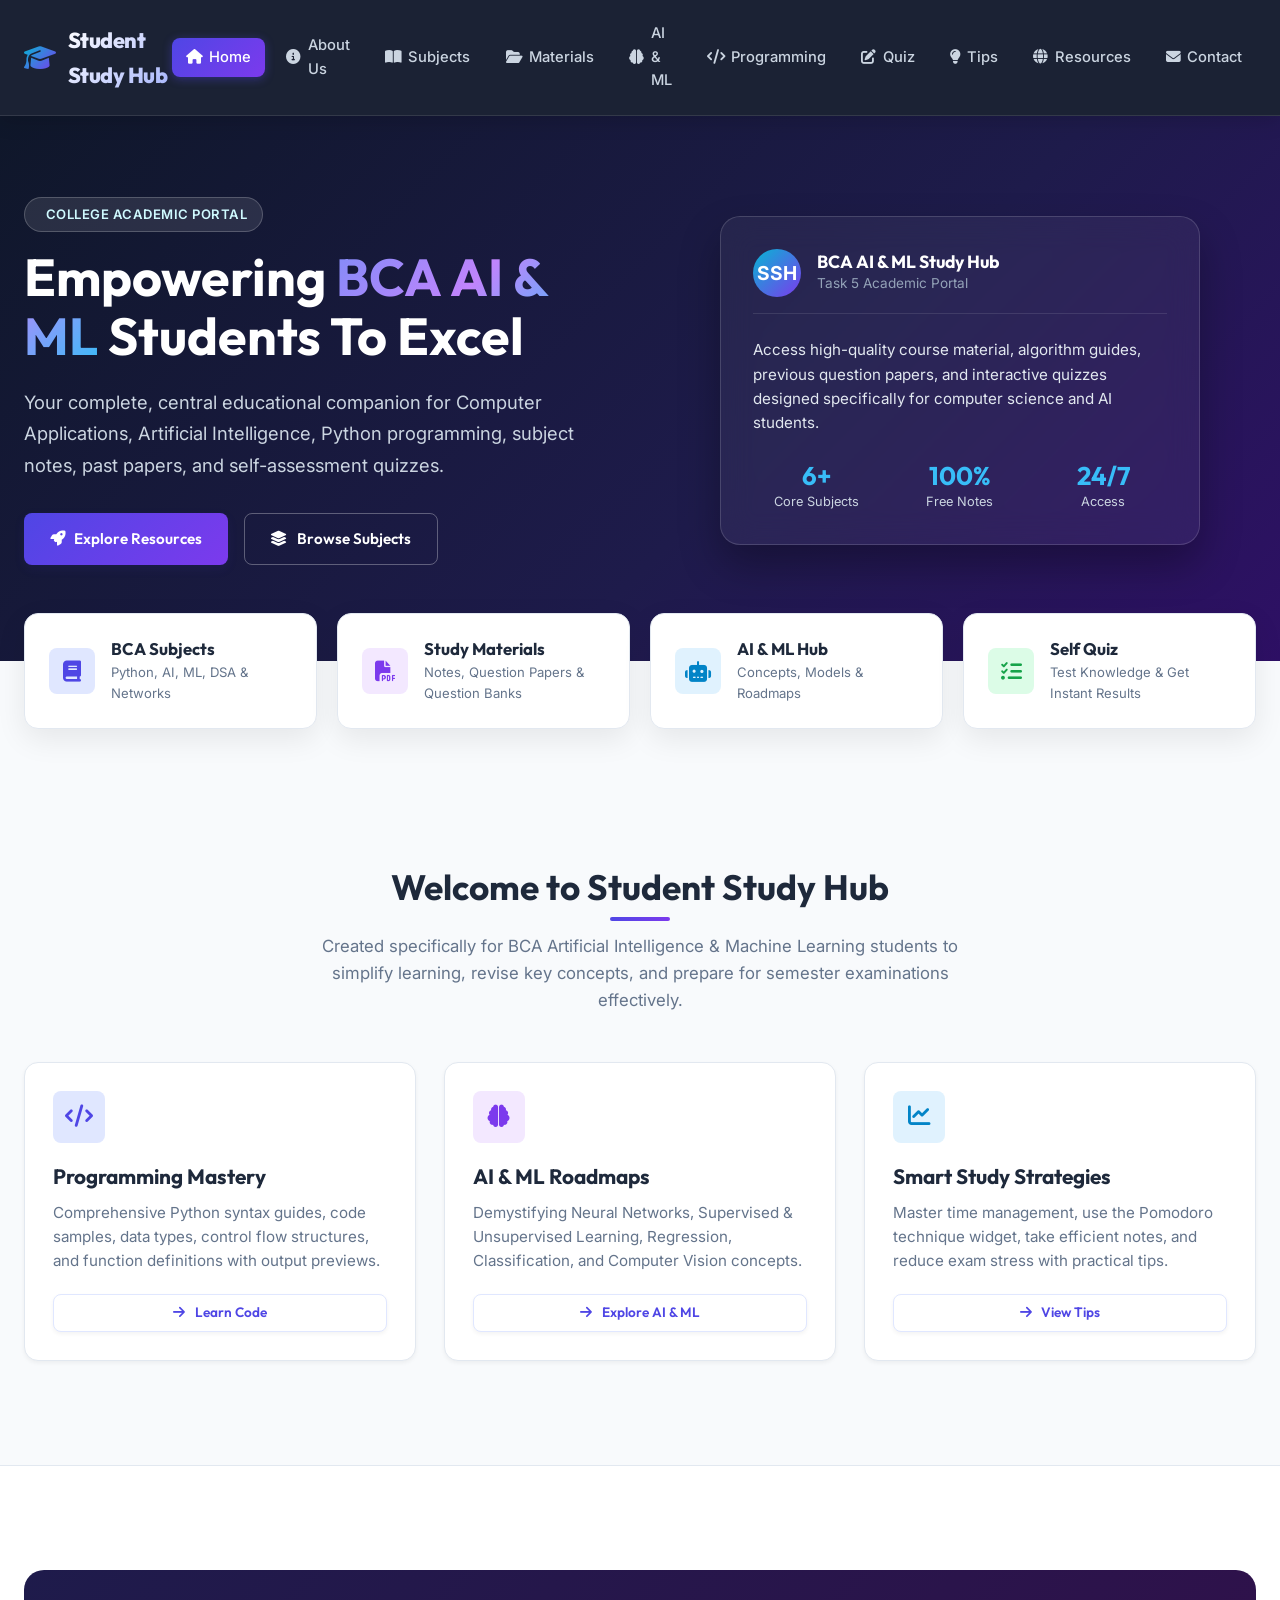
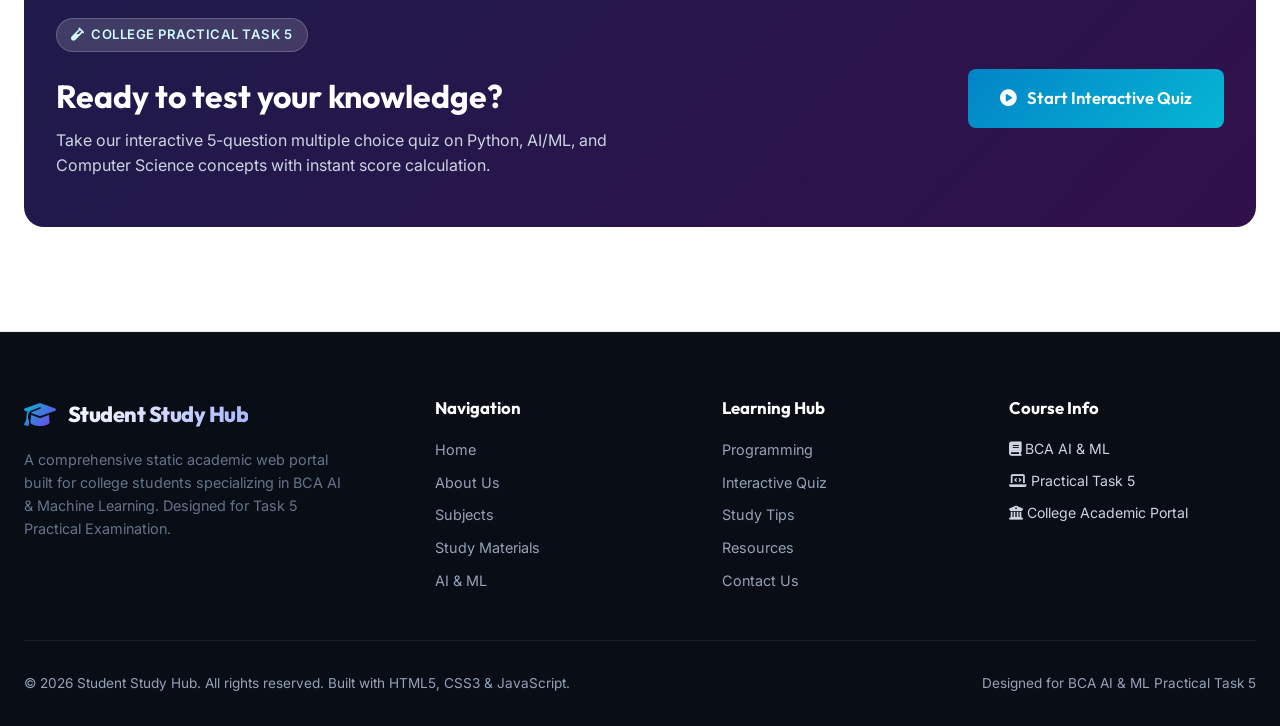
<file: index.html>
<!DOCTYPE html>
<html lang="en">
<head>
  <meta charset="UTF-8">
  <meta name="viewport" content="width=device-width, initial-scale=1.0">
  <title>Student Study Hub | BCA AI & ML Educational Platform</title>
  <!-- Google Fonts -->
  <link rel="preconnect" href="https://fonts.googleapis.com">
  <link rel="preconnect" href="https://fonts.gstatic.com" crossorigin>
  <link href="https://fonts.googleapis.com/css2?family=Inter:wght@300;400;500;600;700&family=Outfit:wght@400;500;600;700;800&display=swap" rel="stylesheet">
  <!-- Font Awesome CDN -->
  <link rel="stylesheet" href="https://cdnjs.cloudflare.com/ajax/libs/font-awesome/6.5.1/css/all.min.css">
  <!-- Custom CSS -->
  <link rel="stylesheet" href="style.css">
</head>
<body>

  <!-- Navigation Bar -->
  <nav class="navbar">
    <div class="nav-container">
      <a href="index.html" class="logo">
        <i class="fa-solid fa-graduation-cap"></i>
        <span>Student Study Hub</span>
      </a>
      <button class="hamburger" aria-label="Toggle navigation">
        <i class="fa-solid fa-bars"></i>
      </button>
      <ul class="nav-menu">
        <li><a href="index.html" class="nav-link"><i class="fa-solid fa-house"></i> Home</a></li>
        <li><a href="about.html" class="nav-link"><i class="fa-solid fa-circle-info"></i> About Us</a></li>
        <li><a href="subjects.html" class="nav-link"><i class="fa-solid fa-book-open"></i> Subjects</a></li>
        <li><a href="study-materials.html" class="nav-link"><i class="fa-solid fa-folder-open"></i> Materials</a></li>
        <li><a href="ai-ml.html" class="nav-link"><i class="fa-solid fa-brain"></i> AI & ML</a></li>
        <li><a href="programming.html" class="nav-link"><i class="fa-solid fa-code"></i> Programming</a></li>
        <li><a href="quiz.html" class="nav-link"><i class="fa-solid fa-pen-to-square"></i> Quiz</a></li>
        <li><a href="study-tips.html" class="nav-link"><i class="fa-solid fa-lightbulb"></i> Tips</a></li>
        <li><a href="resources.html" class="nav-link"><i class="fa-solid fa-globe"></i> Resources</a></li>
        <li><a href="contact.html" class="nav-link"><i class="fa-solid fa-envelope"></i> Contact</a></li>
      </ul>
    </div>
  </nav>

  <!-- Hero Section -->
  <header class="hero">
    <div class="hero-container">
      <div class="hero-text">
        <span class="badge"><i class="fa-solid fa-sparkles"></i> College Academic Portal</span>
        <h1>Empowering <span>BCA AI & ML</span> Students To Excel</h1>
        <p>Your complete, central educational companion for Computer Applications, Artificial Intelligence, Python programming, subject notes, past papers, and self-assessment quizzes.</p>
        <div class="hero-buttons">
          <a href="study-materials.html" class="btn btn-primary"><i class="fa-solid fa-rocket"></i> Explore Resources</a>
          <a href="subjects.html" class="btn btn-outline"><i class="fa-solid fa-layer-group"></i> Browse Subjects</a>
        </div>
      </div>
      <div class="hero-visual">
        <div class="hero-card-preview">
          <div class="hero-card-header">
            <div class="hero-avatar">SSH</div>
            <div class="hero-card-title">
              <h4>BCA AI & ML Study Hub</h4>
              <p>Task 5 Academic Portal</p>
            </div>
          </div>
          <p style="color: #e2e8f0; font-size: 0.95rem; margin-bottom: 1.25rem;">
            Access high-quality course material, algorithm guides, previous question papers, and interactive quizzes designed specifically for computer science and AI students.
          </p>
          <div class="hero-stats-mini">
            <div class="stat-item">
              <h3>6+</h3>
              <p>Core Subjects</p>
            </div>
            <div class="stat-item">
              <h3>100%</h3>
              <p>Free Notes</p>
            </div>
            <div class="stat-item">
              <h3>24/7</h3>
              <p>Access</p>
            </div>
          </div>
        </div>
      </div>
    </div>
  </header>

  <!-- Quick Links Bar -->
  <section class="quick-links-section">
    <div class="container" style="padding-top: 0; padding-bottom: 2rem;">
      <div class="quick-links-grid">
        <a href="subjects.html" class="quick-link-card">
          <div class="quick-link-icon"><i class="fa-solid fa-book"></i></div>
          <div class="quick-link-info">
            <h4>BCA Subjects</h4>
            <p>Python, AI, ML, DSA & Networks</p>
          </div>
        </a>
        <a href="study-materials.html" class="quick-link-card">
          <div class="quick-link-icon" style="background: #f3e8ff; color: var(--secondary);"><i class="fa-solid fa-file-pdf"></i></div>
          <div class="quick-link-info">
            <h4>Study Materials</h4>
            <p>Notes, Question Papers & Question Banks</p>
          </div>
        </a>
        <a href="ai-ml.html" class="quick-link-card">
          <div class="quick-link-icon" style="background: #e0f2fe; color: #0284c7;"><i class="fa-solid fa-robot"></i></div>
          <div class="quick-link-info">
            <h4>AI & ML Hub</h4>
            <p>Concepts, Models & Roadmaps</p>
          </div>
        </a>
        <a href="quiz.html" class="quick-link-card">
          <div class="quick-link-icon" style="background: #dcfce7; color: #16a34a;"><i class="fa-solid fa-list-check"></i></div>
          <div class="quick-link-info">
            <h4>Self Quiz</h4>
            <p>Test Knowledge & Get Instant Results</p>
          </div>
        </a>
      </div>
    </div>
  </section>

  <!-- Main Introduction Section -->
  <main>
    <section class="section">
      <div class="container">
        <div class="section-header">
          <h2>Welcome to Student Study Hub</h2>
          <p>Created specifically for BCA Artificial Intelligence & Machine Learning students to simplify learning, revise key concepts, and prepare for semester examinations effectively.</p>
        </div>

        <div class="grid grid-3">
          <div class="card">
            <div class="card-icon"><i class="fa-solid fa-code"></i></div>
            <h3>Programming Mastery</h3>
            <p>Comprehensive Python syntax guides, code samples, data types, control flow structures, and function definitions with output previews.</p>
            <a href="programming.html" class="btn btn-secondary btn-sm"><i class="fa-solid fa-arrow-right"></i> Learn Code</a>
          </div>

          <div class="card">
            <div class="card-icon purple"><i class="fa-solid fa-brain"></i></div>
            <h3>AI & ML Roadmaps</h3>
            <p>Demystifying Neural Networks, Supervised & Unsupervised Learning, Regression, Classification, and Computer Vision concepts.</p>
            <a href="ai-ml.html" class="btn btn-secondary btn-sm"><i class="fa-solid fa-arrow-right"></i> Explore AI & ML</a>
          </div>

          <div class="card">
            <div class="card-icon cyan"><i class="fa-solid fa-chart-line"></i></div>
            <h3>Smart Study Strategies</h3>
            <p>Master time management, use the Pomodoro technique widget, take efficient notes, and reduce exam stress with practical tips.</p>
            <a href="study-tips.html" class="btn btn-secondary btn-sm"><i class="fa-solid fa-arrow-right"></i> View Tips</a>
          </div>
        </div>
      </div>
    </section>

    <!-- Academic Callout Section -->
    <section class="section" style="background: var(--light-card); border-top: 1px solid var(--border-color); border-bottom: 1px solid var(--border-color);">
      <div class="container">
        <div style="background: linear-gradient(135deg, #1e1b4b, #31104b); border-radius: var(--radius-lg); padding: 3rem 2rem; color: #ffffff; display: flex; justify-content: space-between; align-items: center; gap: 2rem; flex-wrap: wrap;">
          <div style="max-width: 600px;">
            <span class="badge" style="background: rgba(255,255,255,0.15);"><i class="fa-solid fa-vial"></i> College Practical Task 5</span>
            <h2 style="color: #ffffff; font-size: 2rem; margin-top: 0.5rem; margin-bottom: 0.75rem;">Ready to test your knowledge?</h2>
            <p style="color: #cbd5e1; margin-bottom: 0;">Take our interactive 5-question multiple choice quiz on Python, AI/ML, and Computer Science concepts with instant score calculation.</p>
          </div>
          <div>
            <a href="quiz.html" class="btn btn-accent" style="padding: 1rem 2rem; font-size: 1.05rem;"><i class="fa-solid fa-circle-play"></i> Start Interactive Quiz</a>
          </div>
        </div>
      </div>
    </section>
  </main>

  <!-- Footer -->
  <footer class="footer">
    <div class="footer-container">
      <div class="footer-brand">
        <div class="logo">
          <i class="fa-solid fa-graduation-cap"></i>
          <span>Student Study Hub</span>
        </div>
        <p>A comprehensive static academic web portal built for college students specializing in BCA AI & Machine Learning. Designed for Task 5 Practical Examination.</p>
      </div>

      <div class="footer-column">
        <h4>Navigation</h4>
        <div class="footer-links">
          <a href="index.html">Home</a>
          <a href="about.html">About Us</a>
          <a href="subjects.html">Subjects</a>
          <a href="study-materials.html">Study Materials</a>
          <a href="ai-ml.html">AI & ML</a>
        </div>
      </div>

      <div class="footer-column">
        <h4>Learning Hub</h4>
        <div class="footer-links">
          <a href="programming.html">Programming</a>
          <a href="quiz.html">Interactive Quiz</a>
          <a href="study-tips.html">Study Tips</a>
          <a href="resources.html">Resources</a>
          <a href="contact.html">Contact Us</a>
        </div>
      </div>

      <div class="footer-column">
        <h4>Course Info</h4>
        <div class="footer-links">
          <span style="color: #cbd5e1; font-size: 0.88rem;"><i class="fa-solid fa-book"></i> BCA AI & ML</span>
          <span style="color: #cbd5e1; font-size: 0.88rem;"><i class="fa-solid fa-laptop-code"></i> Practical Task 5</span>
          <span style="color: #cbd5e1; font-size: 0.88rem;"><i class="fa-solid fa-building-columns"></i> College Academic Portal</span>
        </div>
      </div>
    </div>

    <div class="footer-bottom">
      <p>&copy; 2026 Student Study Hub. All rights reserved. Built with HTML5, CSS3 & JavaScript.</p>
      <p>Designed for BCA AI & ML Practical Task 5</p>
    </div>
  </footer>

  <script src="script.js"></script>
</body>
</html>
</file>
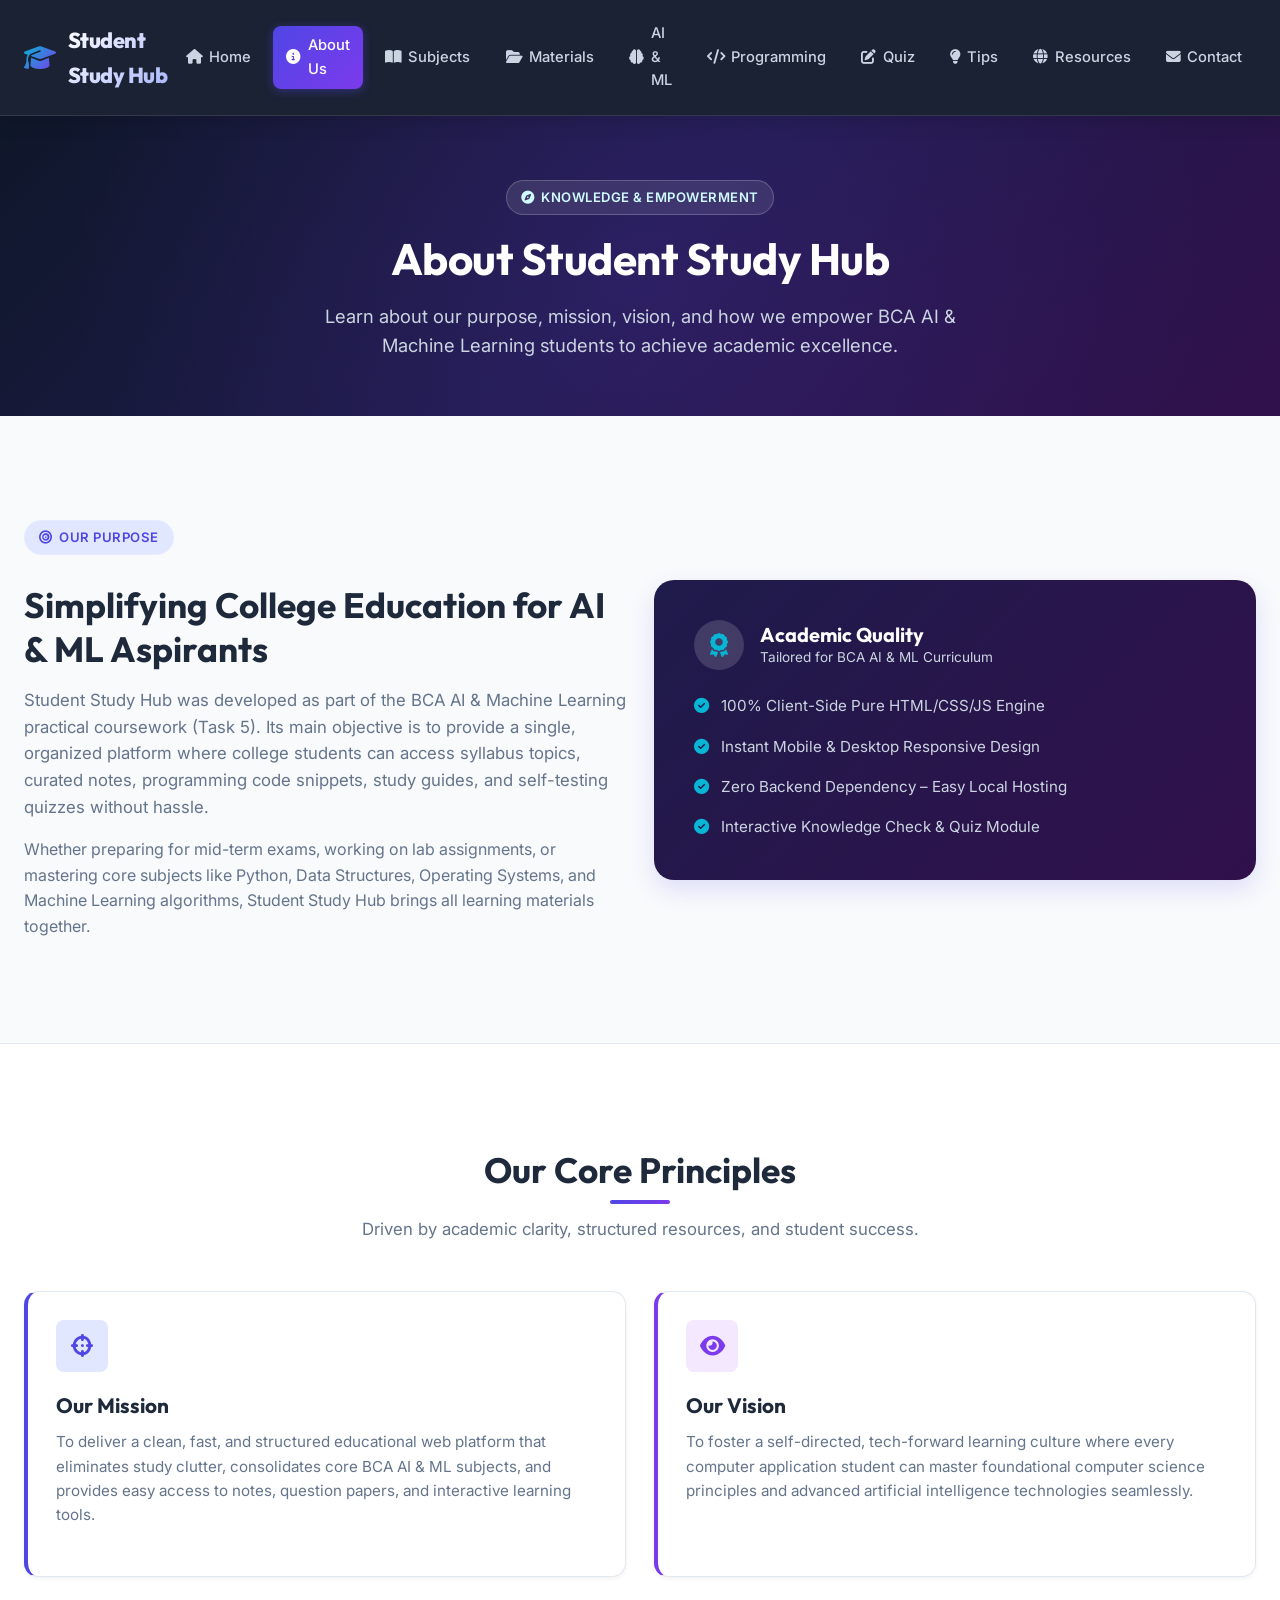
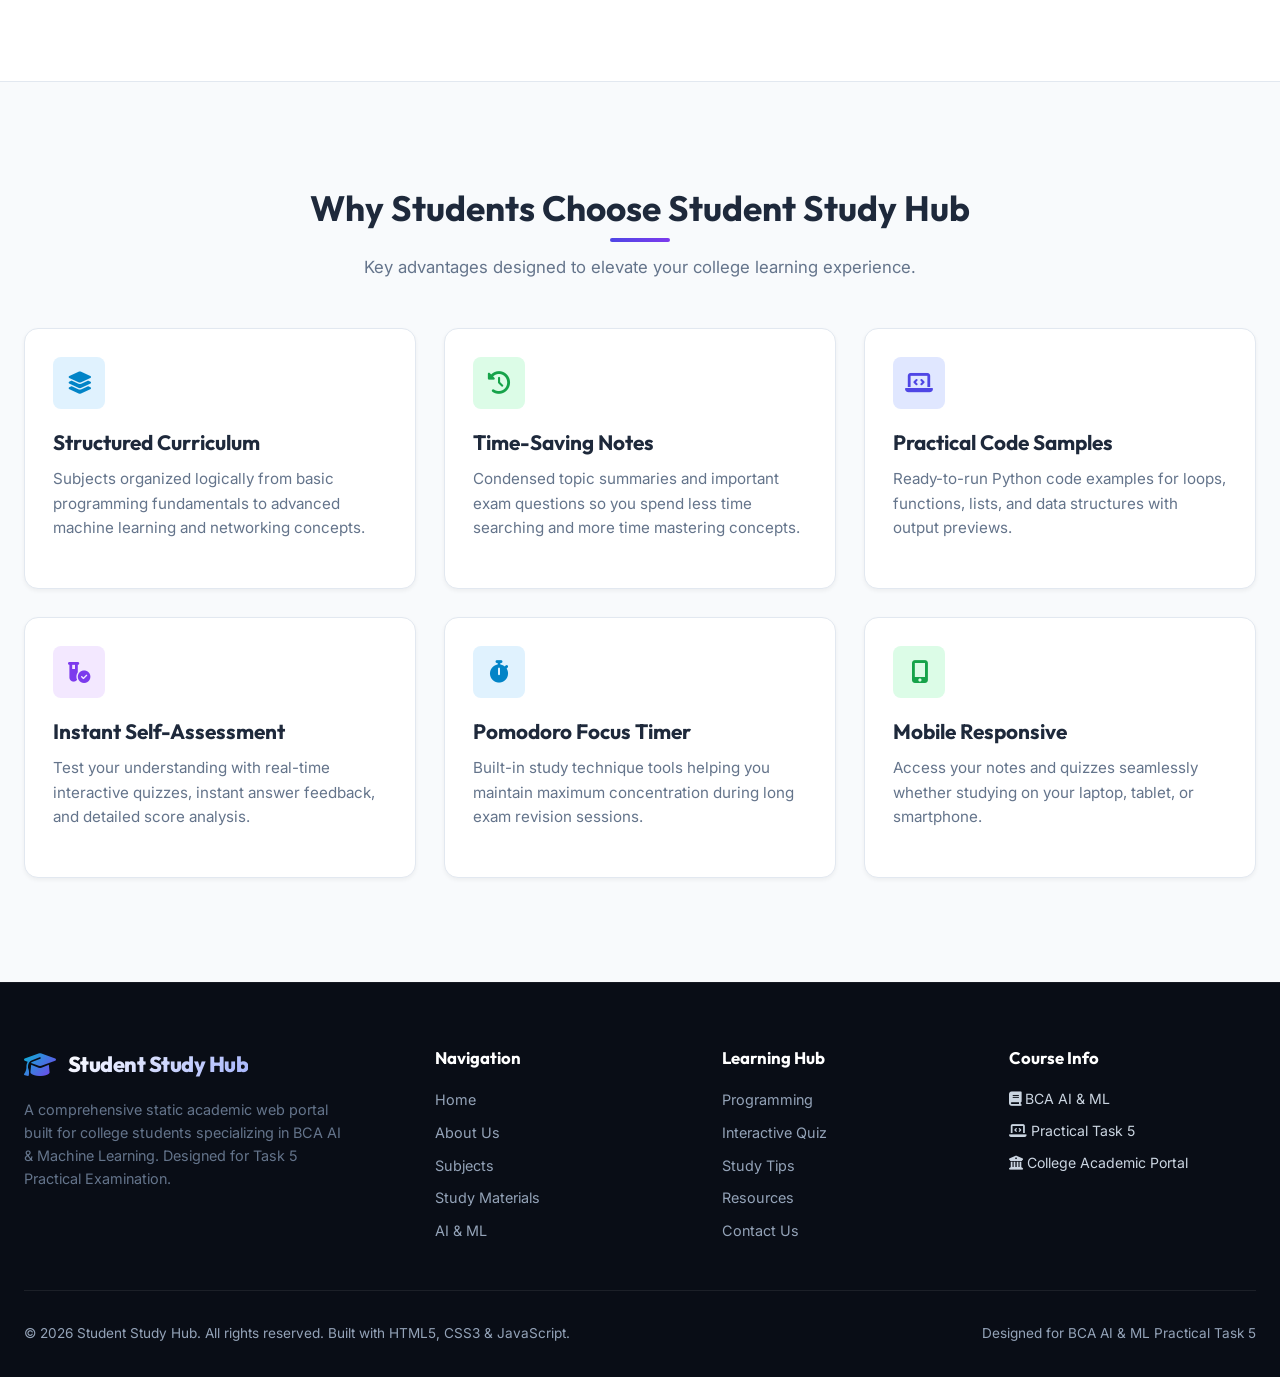
<file: about.html>
<!DOCTYPE html>
<html lang="en">
<head>
  <meta charset="UTF-8">
  <meta name="viewport" content="width=device-width, initial-scale=1.0">
  <title>About Us | Student Study Hub</title>
  <!-- Google Fonts -->
  <link rel="preconnect" href="https://fonts.googleapis.com">
  <link rel="preconnect" href="https://fonts.gstatic.com" crossorigin>
  <link href="https://fonts.googleapis.com/css2?family=Inter:wght@300;400;500;600;700&family=Outfit:wght@400;500;600;700;800&display=swap" rel="stylesheet">
  <!-- Font Awesome CDN -->
  <link rel="stylesheet" href="https://cdnjs.cloudflare.com/ajax/libs/font-awesome/6.5.1/css/all.min.css">
  <!-- Custom CSS -->
  <link rel="stylesheet" href="style.css">
</head>
<body>

  <!-- Navigation Bar -->
  <nav class="navbar">
    <div class="nav-container">
      <a href="index.html" class="logo">
        <i class="fa-solid fa-graduation-cap"></i>
        <span>Student Study Hub</span>
      </a>
      <button class="hamburger" aria-label="Toggle navigation">
        <i class="fa-solid fa-bars"></i>
      </button>
      <ul class="nav-menu">
        <li><a href="index.html" class="nav-link"><i class="fa-solid fa-house"></i> Home</a></li>
        <li><a href="about.html" class="nav-link"><i class="fa-solid fa-circle-info"></i> About Us</a></li>
        <li><a href="subjects.html" class="nav-link"><i class="fa-solid fa-book-open"></i> Subjects</a></li>
        <li><a href="study-materials.html" class="nav-link"><i class="fa-solid fa-folder-open"></i> Materials</a></li>
        <li><a href="ai-ml.html" class="nav-link"><i class="fa-solid fa-brain"></i> AI & ML</a></li>
        <li><a href="programming.html" class="nav-link"><i class="fa-solid fa-code"></i> Programming</a></li>
        <li><a href="quiz.html" class="nav-link"><i class="fa-solid fa-pen-to-square"></i> Quiz</a></li>
        <li><a href="study-tips.html" class="nav-link"><i class="fa-solid fa-lightbulb"></i> Tips</a></li>
        <li><a href="resources.html" class="nav-link"><i class="fa-solid fa-globe"></i> Resources</a></li>
        <li><a href="contact.html" class="nav-link"><i class="fa-solid fa-envelope"></i> Contact</a></li>
      </ul>
    </div>
  </nav>

  <!-- Page Header -->
  <header class="page-header">
    <div class="header-content">
      <span class="badge"><i class="fa-solid fa-compass"></i> Knowledge & Empowerment</span>
      <h1>About Student Study Hub</h1>
      <p>Learn about our purpose, mission, vision, and how we empower BCA AI & Machine Learning students to achieve academic excellence.</p>
    </div>
  </header>

  <!-- Main Content -->
  <main>
    <!-- Purpose Section -->
    <section class="section">
      <div class="container">
        <div class="grid grid-2" style="align-items: center;">
          <div>
            <span class="badge" style="background: var(--primary-light); color: var(--primary);"><i class="fa-solid fa-bullseye"></i> Our Purpose</span>
            <h2 style="font-size: 2.2rem; margin: 0.75rem 0 1rem; color: var(--text-main);">Simplifying College Education for AI & ML Aspirants</h2>
            <p style="color: var(--text-muted); margin-bottom: 1rem; font-size: 1.05rem;">
              Student Study Hub was developed as part of the BCA AI & Machine Learning practical coursework (Task 5). Its main objective is to provide a single, organized platform where college students can access syllabus topics, curated notes, programming code snippets, study guides, and self-testing quizzes without hassle.
            </p>
            <p style="color: var(--text-muted); font-size: 1rem;">
              Whether preparing for mid-term exams, working on lab assignments, or mastering core subjects like Python, Data Structures, Operating Systems, and Machine Learning algorithms, Student Study Hub brings all learning materials together.
            </p>
          </div>
          <div style="background: linear-gradient(135deg, #1e1b4b, #31104b); border-radius: var(--radius-lg); padding: 2.5rem; color: #ffffff; box-shadow: var(--shadow-lg);">
            <div style="display: flex; align-items: center; gap: 1rem; margin-bottom: 1.5rem;">
              <div style="width: 50px; height: 50px; border-radius: 50%; background: rgba(255,255,255,0.15); display: flex; align-items: center; justify-content: center; font-size: 1.5rem; color: var(--accent);">
                <i class="fa-solid fa-award"></i>
              </div>
              <div>
                <h3 style="color: #ffffff; font-size: 1.25rem;">Academic Quality</h3>
                <p style="color: #cbd5e1; font-size: 0.85rem; margin: 0;">Tailored for BCA AI & ML Curriculum</p>
              </div>
            </div>
            <ul style="display: flex; flex-direction: column; gap: 1rem; color: #cbd5e1; font-size: 0.95rem;">
              <li><i class="fa-solid fa-check-circle" style="color: var(--accent); margin-right: 0.5rem;"></i> 100% Client-Side Pure HTML/CSS/JS Engine</li>
              <li><i class="fa-solid fa-check-circle" style="color: var(--accent); margin-right: 0.5rem;"></i> Instant Mobile & Desktop Responsive Design</li>
              <li><i class="fa-solid fa-check-circle" style="color: var(--accent); margin-right: 0.5rem;"></i> Zero Backend Dependency – Easy Local Hosting</li>
              <li><i class="fa-solid fa-check-circle" style="color: var(--accent); margin-right: 0.5rem;"></i> Interactive Knowledge Check & Quiz Module</li>
            </ul>
          </div>
        </div>
      </div>
    </section>

    <!-- Mission & Vision Cards -->
    <section class="section" style="background: var(--light-card); border-top: 1px solid var(--border-color); border-bottom: 1px solid var(--border-color);">
      <div class="container">
        <div class="section-header">
          <h2>Our Core Principles</h2>
          <p>Driven by academic clarity, structured resources, and student success.</p>
        </div>

        <div class="grid grid-2">
          <div class="card" style="border-left: 4px solid var(--primary);">
            <div class="card-icon"><i class="fa-solid fa-crosshairs"></i></div>
            <h3>Our Mission</h3>
            <p>To deliver a clean, fast, and structured educational web platform that eliminates study clutter, consolidates core BCA AI & ML subjects, and provides easy access to notes, question papers, and interactive learning tools.</p>
          </div>

          <div class="card" style="border-left: 4px solid var(--secondary);">
            <div class="card-icon purple"><i class="fa-solid fa-eye"></i></div>
            <h3>Our Vision</h3>
            <p>To foster a self-directed, tech-forward learning culture where every computer application student can master foundational computer science principles and advanced artificial intelligence technologies seamlessly.</p>
          </div>
        </div>
      </div>
    </section>

    <!-- Student Benefits Section -->
    <section class="section">
      <div class="container">
        <div class="section-header">
          <h2>Why Students Choose Student Study Hub</h2>
          <p>Key advantages designed to elevate your college learning experience.</p>
        </div>

        <div class="grid grid-3">
          <div class="card">
            <div class="card-icon cyan"><i class="fa-solid fa-layer-group"></i></div>
            <h3>Structured Curriculum</h3>
            <p>Subjects organized logically from basic programming fundamentals to advanced machine learning and networking concepts.</p>
          </div>

          <div class="card">
            <div class="card-icon green"><i class="fa-solid fa-clock-rotate-left"></i></div>
            <h3>Time-Saving Notes</h3>
            <p>Condensed topic summaries and important exam questions so you spend less time searching and more time mastering concepts.</p>
          </div>

          <div class="card">
            <div class="card-icon"><i class="fa-solid fa-laptop-code"></i></div>
            <h3>Practical Code Samples</h3>
            <p>Ready-to-run Python code examples for loops, functions, lists, and data structures with output previews.</p>
          </div>

          <div class="card">
            <div class="card-icon purple"><i class="fa-solid fa-vial-circle-check"></i></div>
            <h3>Instant Self-Assessment</h3>
            <p>Test your understanding with real-time interactive quizzes, instant answer feedback, and detailed score analysis.</p>
          </div>

          <div class="card">
            <div class="card-icon cyan"><i class="fa-solid fa-stopwatch"></i></div>
            <h3>Pomodoro Focus Timer</h3>
            <p>Built-in study technique tools helping you maintain maximum concentration during long exam revision sessions.</p>
          </div>

          <div class="card">
            <div class="card-icon green"><i class="fa-solid fa-mobile-screen-button"></i></div>
            <h3>Mobile Responsive</h3>
            <p>Access your notes and quizzes seamlessly whether studying on your laptop, tablet, or smartphone.</p>
          </div>
        </div>
      </div>
    </section>
  </main>

  <!-- Footer -->
  <footer class="footer">
    <div class="footer-container">
      <div class="footer-brand">
        <div class="logo">
          <i class="fa-solid fa-graduation-cap"></i>
          <span>Student Study Hub</span>
        </div>
        <p>A comprehensive static academic web portal built for college students specializing in BCA AI & Machine Learning. Designed for Task 5 Practical Examination.</p>
      </div>

      <div class="footer-column">
        <h4>Navigation</h4>
        <div class="footer-links">
          <a href="index.html">Home</a>
          <a href="about.html">About Us</a>
          <a href="subjects.html">Subjects</a>
          <a href="study-materials.html">Study Materials</a>
          <a href="ai-ml.html">AI & ML</a>
        </div>
      </div>

      <div class="footer-column">
        <h4>Learning Hub</h4>
        <div class="footer-links">
          <a href="programming.html">Programming</a>
          <a href="quiz.html">Interactive Quiz</a>
          <a href="study-tips.html">Study Tips</a>
          <a href="resources.html">Resources</a>
          <a href="contact.html">Contact Us</a>
        </div>
      </div>

      <div class="footer-column">
        <h4>Course Info</h4>
        <div class="footer-links">
          <span style="color: #cbd5e1; font-size: 0.88rem;"><i class="fa-solid fa-book"></i> BCA AI & ML</span>
          <span style="color: #cbd5e1; font-size: 0.88rem;"><i class="fa-solid fa-laptop-code"></i> Practical Task 5</span>
          <span style="color: #cbd5e1; font-size: 0.88rem;"><i class="fa-solid fa-building-columns"></i> College Academic Portal</span>
        </div>
      </div>
    </div>

    <div class="footer-bottom">
      <p>&copy; 2026 Student Study Hub. All rights reserved. Built with HTML5, CSS3 & JavaScript.</p>
      <p>Designed for BCA AI & ML Practical Task 5</p>
    </div>
  </footer>

  <script src="script.js"></script>
</body>
</html>
</file>
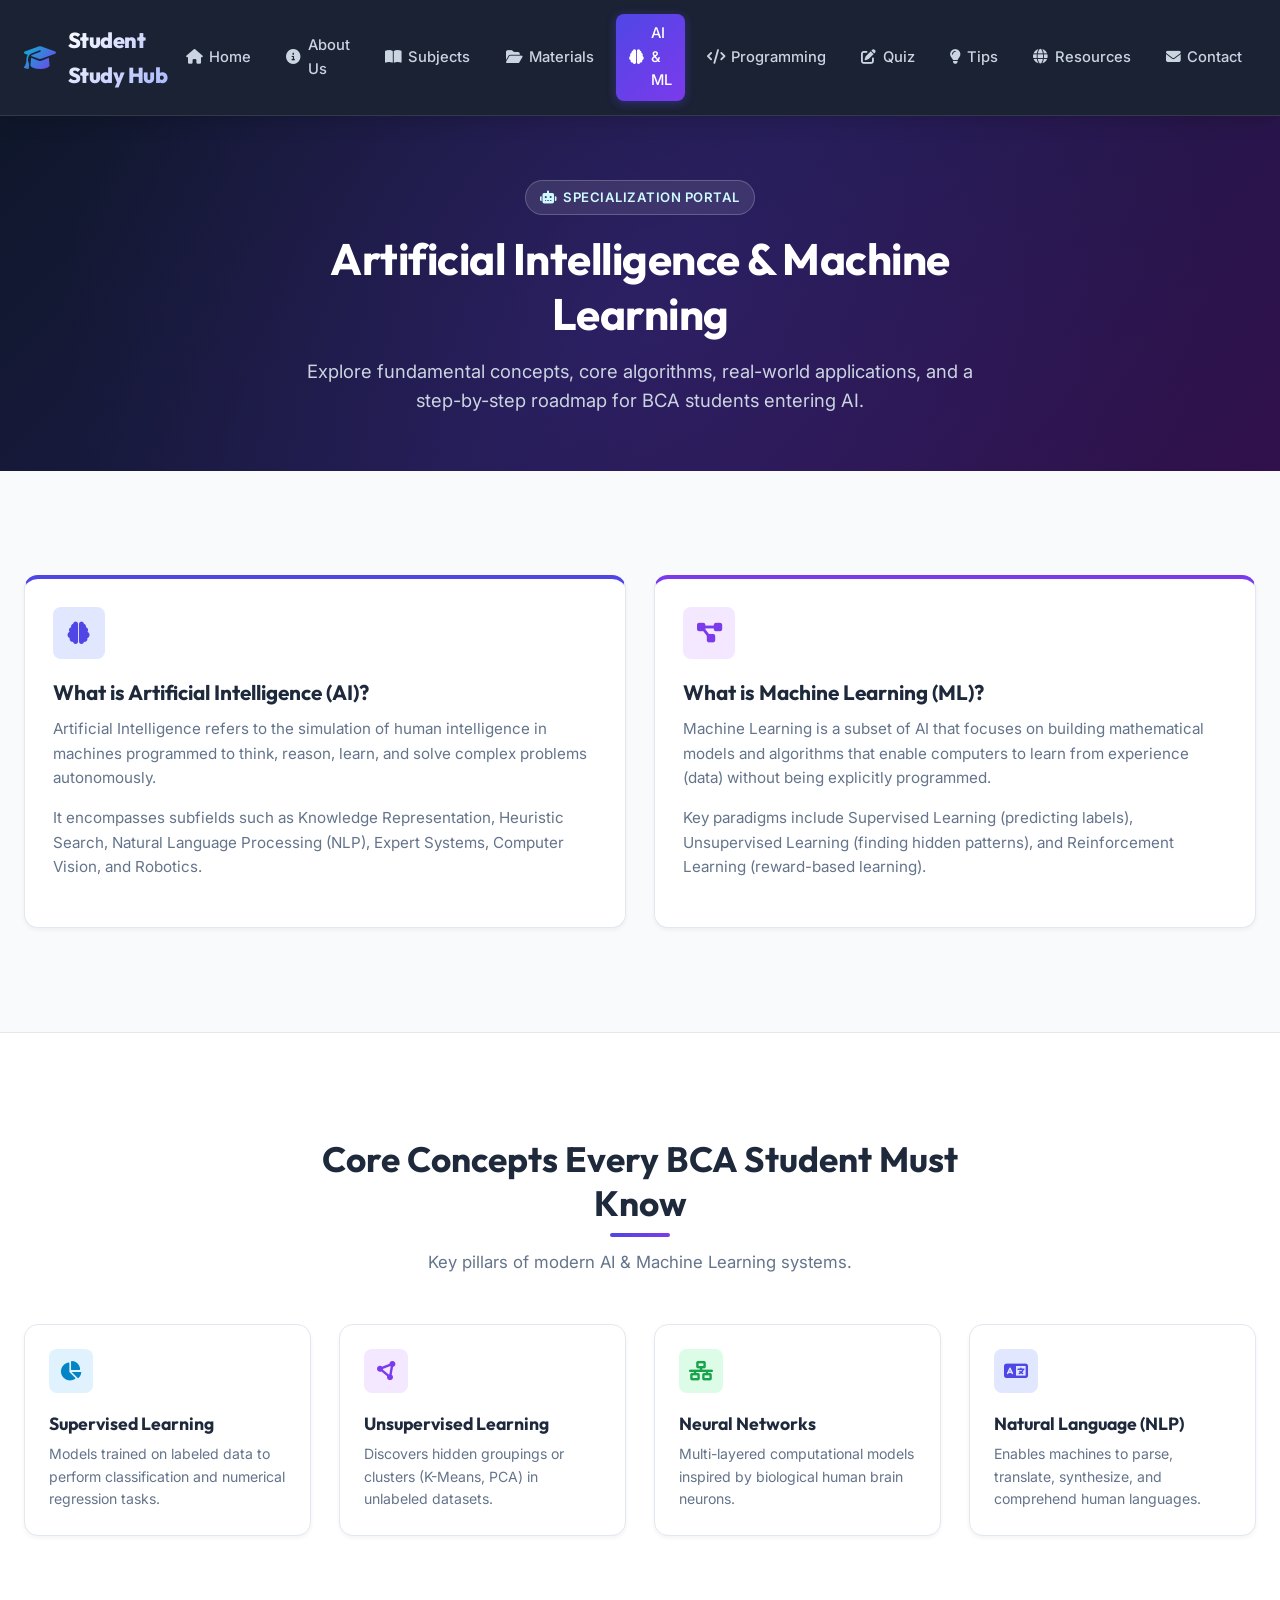
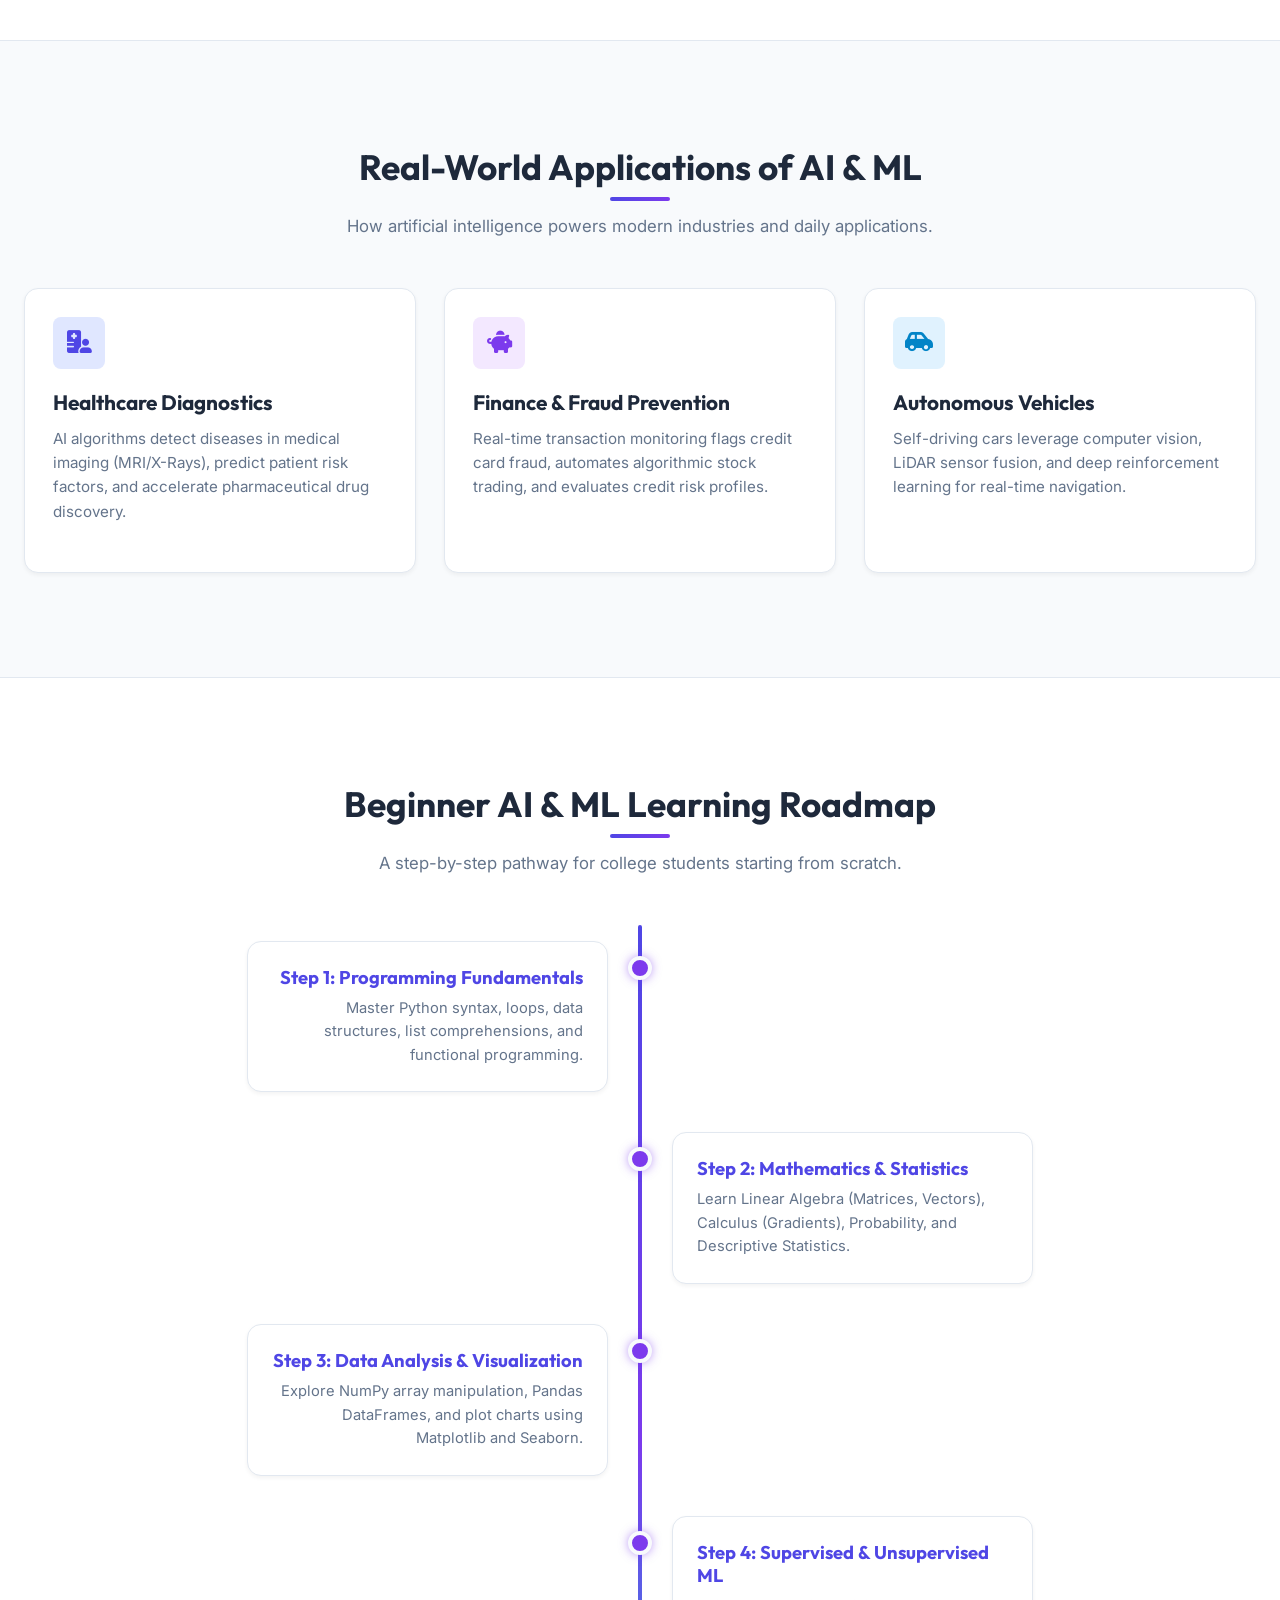
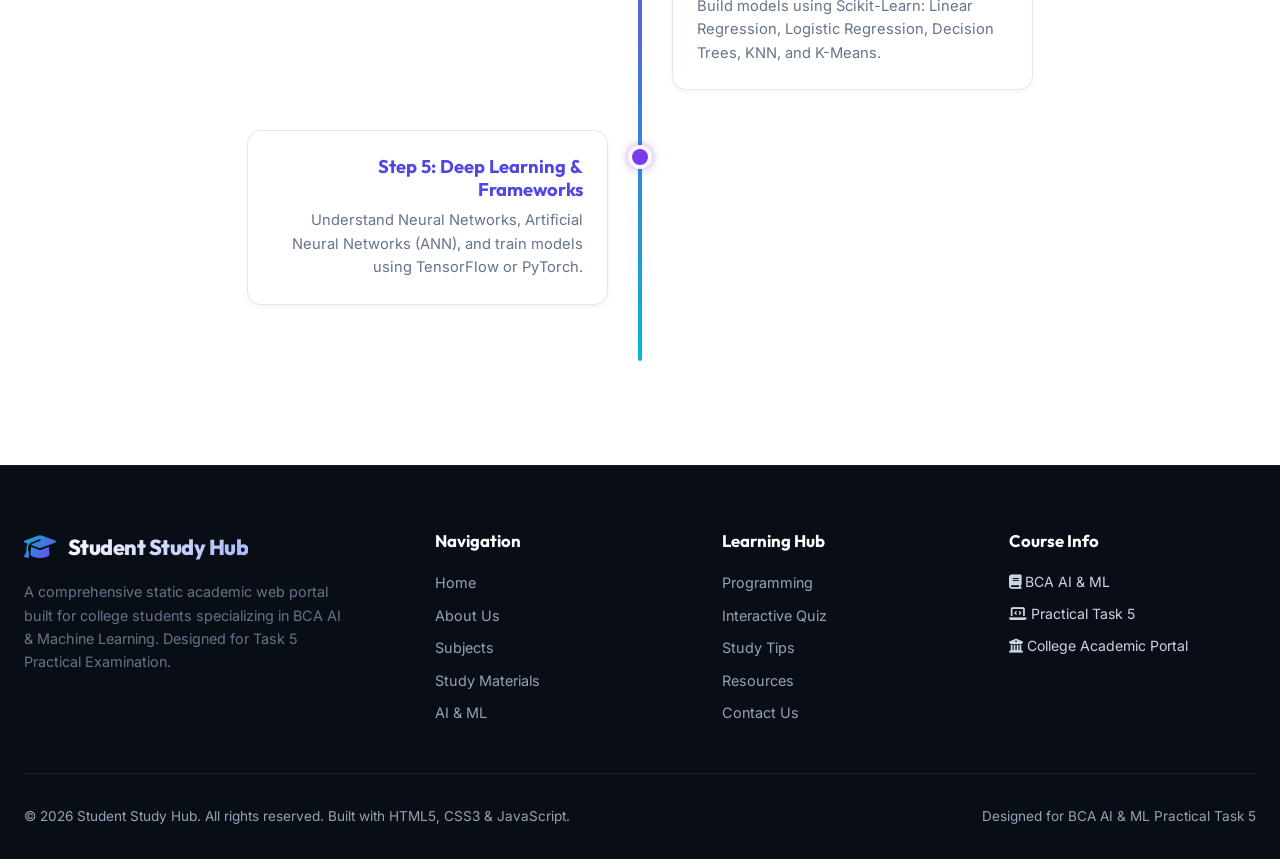
<file: ai-ml.html>
<!DOCTYPE html>
<html lang="en">
<head>
  <meta charset="UTF-8">
  <meta name="viewport" content="width=device-width, initial-scale=1.0">
  <title>AI & ML Hub | Student Study Hub</title>
  <!-- Google Fonts -->
  <link rel="preconnect" href="https://fonts.googleapis.com">
  <link rel="preconnect" href="https://fonts.gstatic.com" crossorigin>
  <link href="https://fonts.googleapis.com/css2?family=Inter:wght@300;400;500;600;700&family=Outfit:wght@400;500;600;700;800&display=swap" rel="stylesheet">
  <!-- Font Awesome CDN -->
  <link rel="stylesheet" href="https://cdnjs.cloudflare.com/ajax/libs/font-awesome/6.5.1/css/all.min.css">
  <!-- Custom CSS -->
  <link rel="stylesheet" href="style.css">
</head>
<body>

  <!-- Navigation Bar -->
  <nav class="navbar">
    <div class="nav-container">
      <a href="index.html" class="logo">
        <i class="fa-solid fa-graduation-cap"></i>
        <span>Student Study Hub</span>
      </a>
      <button class="hamburger" aria-label="Toggle navigation">
        <i class="fa-solid fa-bars"></i>
      </button>
      <ul class="nav-menu">
        <li><a href="index.html" class="nav-link"><i class="fa-solid fa-house"></i> Home</a></li>
        <li><a href="about.html" class="nav-link"><i class="fa-solid fa-circle-info"></i> About Us</a></li>
        <li><a href="subjects.html" class="nav-link"><i class="fa-solid fa-book-open"></i> Subjects</a></li>
        <li><a href="study-materials.html" class="nav-link"><i class="fa-solid fa-folder-open"></i> Materials</a></li>
        <li><a href="ai-ml.html" class="nav-link"><i class="fa-solid fa-brain"></i> AI & ML</a></li>
        <li><a href="programming.html" class="nav-link"><i class="fa-solid fa-code"></i> Programming</a></li>
        <li><a href="quiz.html" class="nav-link"><i class="fa-solid fa-pen-to-square"></i> Quiz</a></li>
        <li><a href="study-tips.html" class="nav-link"><i class="fa-solid fa-lightbulb"></i> Tips</a></li>
        <li><a href="resources.html" class="nav-link"><i class="fa-solid fa-globe"></i> Resources</a></li>
        <li><a href="contact.html" class="nav-link"><i class="fa-solid fa-envelope"></i> Contact</a></li>
      </ul>
    </div>
  </nav>

  <!-- Page Header -->
  <header class="page-header">
    <div class="header-content">
      <span class="badge"><i class="fa-solid fa-robot"></i> Specialization Portal</span>
      <h1>Artificial Intelligence & Machine Learning</h1>
      <p>Explore fundamental concepts, core algorithms, real-world applications, and a step-by-step roadmap for BCA students entering AI.</p>
    </div>
  </header>

  <!-- Main Content -->
  <main>
    <!-- Introduction Section -->
    <section class="section">
      <div class="container">
        <div class="grid grid-2">
          <div class="card" style="border-top: 4px solid var(--primary);">
            <div class="card-icon"><i class="fa-solid fa-brain"></i></div>
            <h3>What is Artificial Intelligence (AI)?</h3>
            <p style="margin-bottom: 1rem;">
              Artificial Intelligence refers to the simulation of human intelligence in machines programmed to think, reason, learn, and solve complex problems autonomously.
            </p>
            <p>
              It encompasses subfields such as Knowledge Representation, Heuristic Search, Natural Language Processing (NLP), Expert Systems, Computer Vision, and Robotics.
            </p>
          </div>

          <div class="card" style="border-top: 4px solid var(--secondary);">
            <div class="card-icon purple"><i class="fa-solid fa-diagram-project"></i></div>
            <h3>What is Machine Learning (ML)?</h3>
            <p style="margin-bottom: 1rem;">
              Machine Learning is a subset of AI that focuses on building mathematical models and algorithms that enable computers to learn from experience (data) without being explicitly programmed.
            </p>
            <p>
              Key paradigms include Supervised Learning (predicting labels), Unsupervised Learning (finding hidden patterns), and Reinforcement Learning (reward-based learning).
            </p>
          </div>
        </div>
      </div>
    </section>

    <!-- Key Concepts Grid -->
    <section class="section" style="background: var(--light-card); border-top: 1px solid var(--border-color); border-bottom: 1px solid var(--border-color);">
      <div class="container">
        <div class="section-header">
          <h2>Core Concepts Every BCA Student Must Know</h2>
          <p>Key pillars of modern AI & Machine Learning systems.</p>
        </div>

        <div class="grid grid-4">
          <div class="card" style="padding: 1.5rem;">
            <div class="card-icon cyan" style="width: 44px; height: 44px; font-size: 1.2rem;"><i class="fa-solid fa-chart-pie"></i></div>
            <h4 style="font-size: 1.1rem; margin-bottom: 0.5rem;">Supervised Learning</h4>
            <p style="font-size: 0.88rem; margin: 0;">Models trained on labeled data to perform classification and numerical regression tasks.</p>
          </div>

          <div class="card" style="padding: 1.5rem;">
            <div class="card-icon purple" style="width: 44px; height: 44px; font-size: 1.2rem;"><i class="fa-solid fa-circle-nodes"></i></div>
            <h4 style="font-size: 1.1rem; margin-bottom: 0.5rem;">Unsupervised Learning</h4>
            <p style="font-size: 0.88rem; margin: 0;">Discovers hidden groupings or clusters (K-Means, PCA) in unlabeled datasets.</p>
          </div>

          <div class="card" style="padding: 1.5rem;">
            <div class="card-icon green" style="width: 44px; height: 44px; font-size: 1.2rem;"><i class="fa-solid fa-network-wired"></i></div>
            <h4 style="font-size: 1.1rem; margin-bottom: 0.5rem;">Neural Networks</h4>
            <p style="font-size: 0.88rem; margin: 0;">Multi-layered computational models inspired by biological human brain neurons.</p>
          </div>

          <div class="card" style="padding: 1.5rem;">
            <div class="card-icon" style="width: 44px; height: 44px; font-size: 1.2rem;"><i class="fa-solid fa-language"></i></div>
            <h4 style="font-size: 1.1rem; margin-bottom: 0.5rem;">Natural Language (NLP)</h4>
            <p style="font-size: 0.88rem; margin: 0;">Enables machines to parse, translate, synthesize, and comprehend human languages.</p>
          </div>
        </div>
      </div>
    </section>

    <!-- Real-World Applications -->
    <section class="section">
      <div class="container">
        <div class="section-header">
          <h2>Real-World Applications of AI & ML</h2>
          <p>How artificial intelligence powers modern industries and daily applications.</p>
        </div>

        <div class="grid grid-3">
          <div class="card">
            <div class="card-icon"><i class="fa-solid fa-hospital-user"></i></div>
            <h3>Healthcare Diagnostics</h3>
            <p>AI algorithms detect diseases in medical imaging (MRI/X-Rays), predict patient risk factors, and accelerate pharmaceutical drug discovery.</p>
          </div>

          <div class="card">
            <div class="card-icon purple"><i class="fa-solid fa-piggy-bank"></i></div>
            <h3>Finance & Fraud Prevention</h3>
            <p>Real-time transaction monitoring flags credit card fraud, automates algorithmic stock trading, and evaluates credit risk profiles.</p>
          </div>

          <div class="card">
            <div class="card-icon cyan"><i class="fa-solid fa-car-side"></i></div>
            <h3>Autonomous Vehicles</h3>
            <p>Self-driving cars leverage computer vision, LiDAR sensor fusion, and deep reinforcement learning for real-time navigation.</p>
          </div>
        </div>
      </div>
    </section>

    <!-- Beginner Learning Roadmap Timeline -->
    <section class="section" style="background: var(--light-card); border-top: 1px solid var(--border-color);">
      <div class="container">
        <div class="section-header">
          <h2>Beginner AI & ML Learning Roadmap</h2>
          <p>A step-by-step pathway for college students starting from scratch.</p>
        </div>

        <div class="timeline">
          
          <div class="timeline-item">
            <div class="timeline-dot"></div>
            <div class="timeline-content">
              <h4>Step 1: Programming Fundamentals</h4>
              <p style="font-size: 0.92rem; color: var(--text-muted);">Master Python syntax, loops, data structures, list comprehensions, and functional programming.</p>
            </div>
          </div>

          <div class="timeline-item">
            <div class="timeline-dot"></div>
            <div class="timeline-content">
              <h4>Step 2: Mathematics & Statistics</h4>
              <p style="font-size: 0.92rem; color: var(--text-muted);">Learn Linear Algebra (Matrices, Vectors), Calculus (Gradients), Probability, and Descriptive Statistics.</p>
            </div>
          </div>

          <div class="timeline-item">
            <div class="timeline-dot"></div>
            <div class="timeline-content">
              <h4>Step 3: Data Analysis & Visualization</h4>
              <p style="font-size: 0.92rem; color: var(--text-muted);">Explore NumPy array manipulation, Pandas DataFrames, and plot charts using Matplotlib and Seaborn.</p>
            </div>
          </div>

          <div class="timeline-item">
            <div class="timeline-dot"></div>
            <div class="timeline-content">
              <h4>Step 4: Supervised & Unsupervised ML</h4>
              <p style="font-size: 0.92rem; color: var(--text-muted);">Build models using Scikit-Learn: Linear Regression, Logistic Regression, Decision Trees, KNN, and K-Means.</p>
            </div>
          </div>

          <div class="timeline-item">
            <div class="timeline-dot"></div>
            <div class="timeline-content">
              <h4>Step 5: Deep Learning & Frameworks</h4>
              <p style="font-size: 0.92rem; color: var(--text-muted);">Understand Neural Networks, Artificial Neural Networks (ANN), and train models using TensorFlow or PyTorch.</p>
            </div>
          </div>

        </div>
      </div>
    </section>
  </main>

  <!-- Footer -->
  <footer class="footer">
    <div class="footer-container">
      <div class="footer-brand">
        <div class="logo">
          <i class="fa-solid fa-graduation-cap"></i>
          <span>Student Study Hub</span>
        </div>
        <p>A comprehensive static academic web portal built for college students specializing in BCA AI & Machine Learning. Designed for Task 5 Practical Examination.</p>
      </div>

      <div class="footer-column">
        <h4>Navigation</h4>
        <div class="footer-links">
          <a href="index.html">Home</a>
          <a href="about.html">About Us</a>
          <a href="subjects.html">Subjects</a>
          <a href="study-materials.html">Study Materials</a>
          <a href="ai-ml.html">AI & ML</a>
        </div>
      </div>

      <div class="footer-column">
        <h4>Learning Hub</h4>
        <div class="footer-links">
          <a href="programming.html">Programming</a>
          <a href="quiz.html">Interactive Quiz</a>
          <a href="study-tips.html">Study Tips</a>
          <a href="resources.html">Resources</a>
          <a href="contact.html">Contact Us</a>
        </div>
      </div>

      <div class="footer-column">
        <h4>Course Info</h4>
        <div class="footer-links">
          <span style="color: #cbd5e1; font-size: 0.88rem;"><i class="fa-solid fa-book"></i> BCA AI & ML</span>
          <span style="color: #cbd5e1; font-size: 0.88rem;"><i class="fa-solid fa-laptop-code"></i> Practical Task 5</span>
          <span style="color: #cbd5e1; font-size: 0.88rem;"><i class="fa-solid fa-building-columns"></i> College Academic Portal</span>
        </div>
      </div>
    </div>

    <div class="footer-bottom">
      <p>&copy; 2026 Student Study Hub. All rights reserved. Built with HTML5, CSS3 & JavaScript.</p>
      <p>Designed for BCA AI & ML Practical Task 5</p>
    </div>
  </footer>

  <script src="script.js"></script>
</body>
</html>
</file>
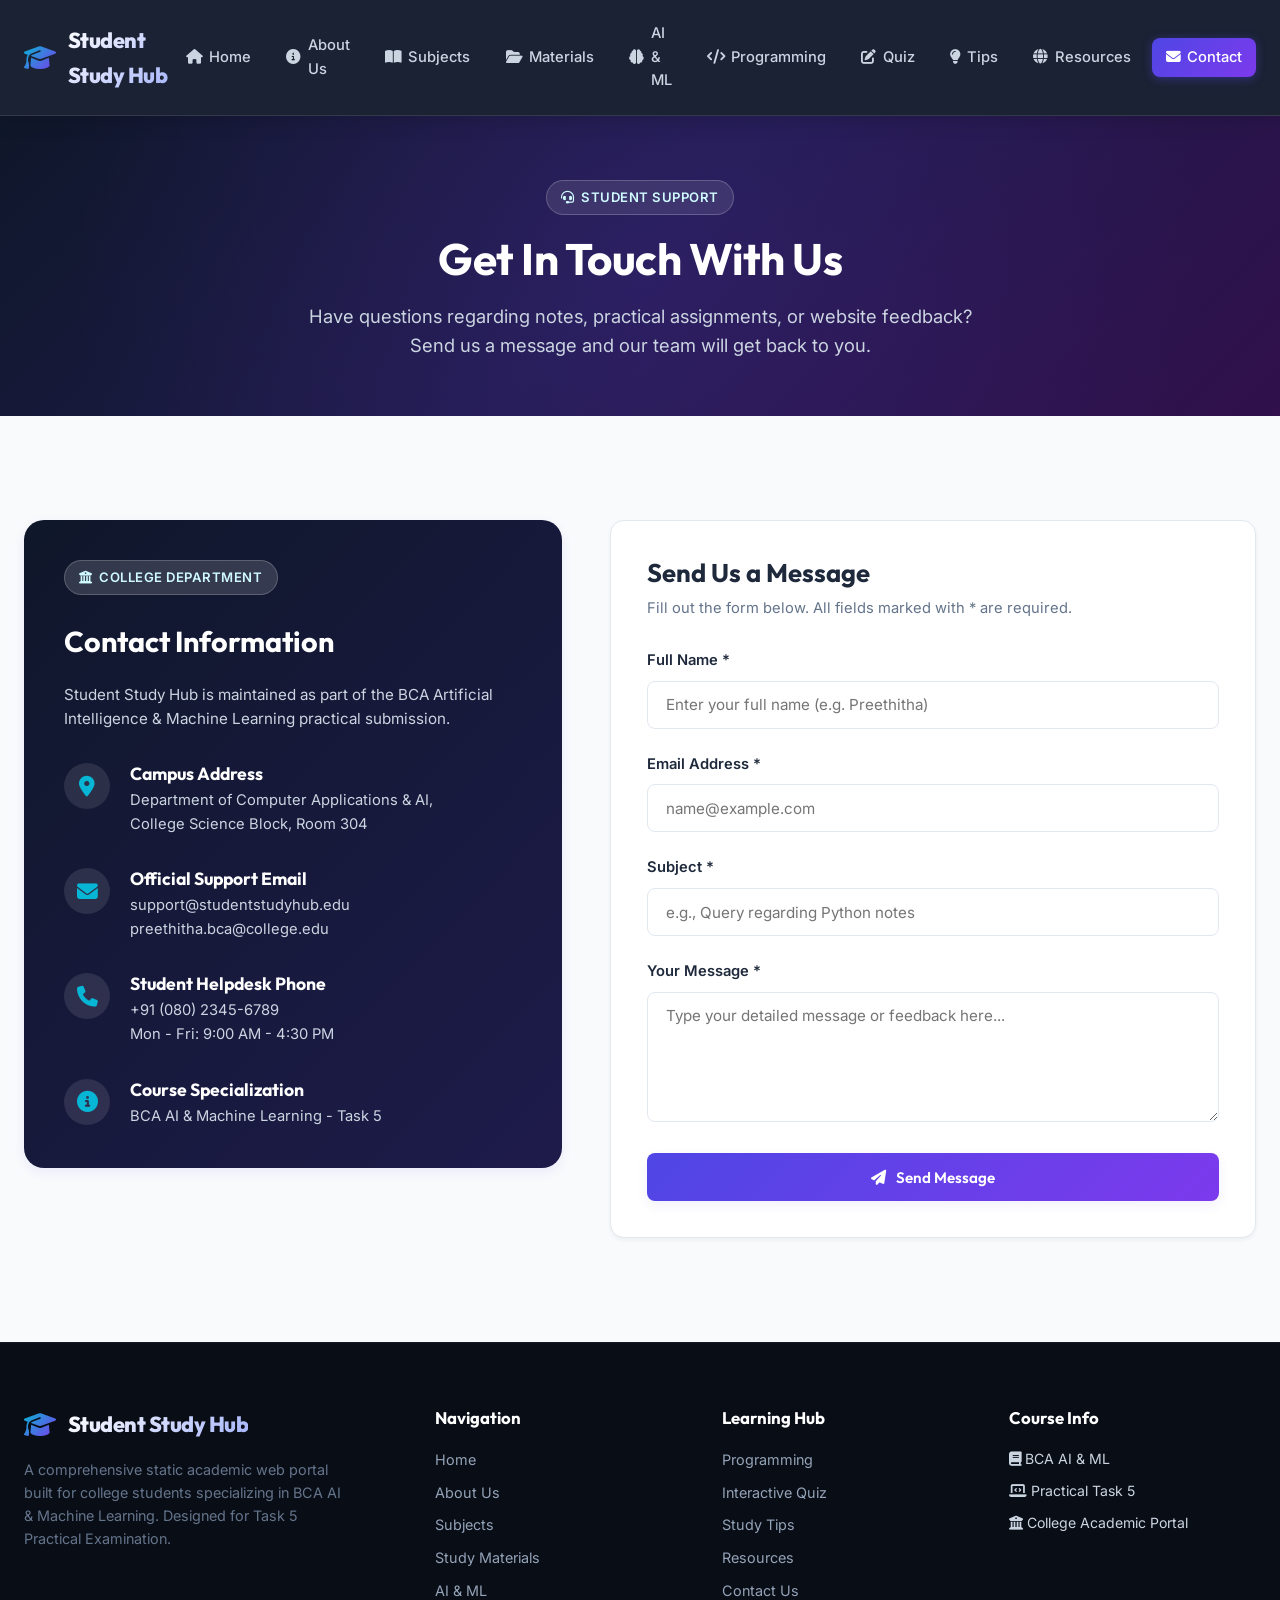
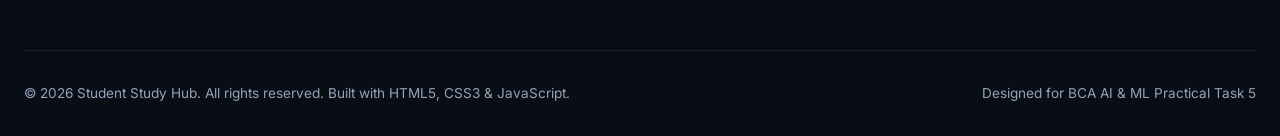
<file: contact.html>
<!DOCTYPE html>
<html lang="en">
<head>
  <meta charset="UTF-8">
  <meta name="viewport" content="width=device-width, initial-scale=1.0">
  <title>Contact Us | Student Study Hub</title>
  <!-- Google Fonts -->
  <link rel="preconnect" href="https://fonts.googleapis.com">
  <link rel="preconnect" href="https://fonts.gstatic.com" crossorigin>
  <link href="https://fonts.googleapis.com/css2?family=Inter:wght@300;400;500;600;700&family=Outfit:wght@400;500;600;700;800&display=swap" rel="stylesheet">
  <!-- Font Awesome CDN -->
  <link rel="stylesheet" href="https://cdnjs.cloudflare.com/ajax/libs/font-awesome/6.5.1/css/all.min.css">
  <!-- Custom CSS -->
  <link rel="stylesheet" href="style.css">
</head>
<body>

  <!-- Navigation Bar -->
  <nav class="navbar">
    <div class="nav-container">
      <a href="index.html" class="logo">
        <i class="fa-solid fa-graduation-cap"></i>
        <span>Student Study Hub</span>
      </a>
      <button class="hamburger" aria-label="Toggle navigation">
        <i class="fa-solid fa-bars"></i>
      </button>
      <ul class="nav-menu">
        <li><a href="index.html" class="nav-link"><i class="fa-solid fa-house"></i> Home</a></li>
        <li><a href="about.html" class="nav-link"><i class="fa-solid fa-circle-info"></i> About Us</a></li>
        <li><a href="subjects.html" class="nav-link"><i class="fa-solid fa-book-open"></i> Subjects</a></li>
        <li><a href="study-materials.html" class="nav-link"><i class="fa-solid fa-folder-open"></i> Materials</a></li>
        <li><a href="ai-ml.html" class="nav-link"><i class="fa-solid fa-brain"></i> AI & ML</a></li>
        <li><a href="programming.html" class="nav-link"><i class="fa-solid fa-code"></i> Programming</a></li>
        <li><a href="quiz.html" class="nav-link"><i class="fa-solid fa-pen-to-square"></i> Quiz</a></li>
        <li><a href="study-tips.html" class="nav-link"><i class="fa-solid fa-lightbulb"></i> Tips</a></li>
        <li><a href="resources.html" class="nav-link"><i class="fa-solid fa-globe"></i> Resources</a></li>
        <li><a href="contact.html" class="nav-link"><i class="fa-solid fa-envelope"></i> Contact</a></li>
      </ul>
    </div>
  </nav>

  <!-- Page Header -->
  <header class="page-header">
    <div class="header-content">
      <span class="badge"><i class="fa-solid fa-headset"></i> Student Support</span>
      <h1>Get In Touch With Us</h1>
      <p>Have questions regarding notes, practical assignments, or website feedback? Send us a message and our team will get back to you.</p>
    </div>
  </header>

  <!-- Main Content -->
  <main>
    <section class="section">
      <div class="container">
        
        <div class="contact-grid">
          
          <!-- Left: Contact Details Card -->
          <div class="contact-info-card">
            <span class="badge" style="background: rgba(255,255,255,0.15);"><i class="fa-solid fa-building-columns"></i> College Department</span>
            <h2 style="color: #ffffff; font-size: 1.8rem; margin: 0.75rem 0 1.5rem;">Contact Information</h2>
            <p style="color: #cbd5e1; font-size: 0.95rem; margin-bottom: 2rem;">
              Student Study Hub is maintained as part of the BCA Artificial Intelligence & Machine Learning practical submission.
            </p>

            <div class="info-item">
              <div class="info-icon"><i class="fa-solid fa-location-dot"></i></div>
              <div class="info-text">
                <h4>Campus Address</h4>
                <p>Department of Computer Applications & AI,<br>College Science Block, Room 304</p>
              </div>
            </div>

            <div class="info-item">
              <div class="info-icon"><i class="fa-solid fa-envelope"></i></div>
              <div class="info-text">
                <h4>Official Support Email</h4>
                <p>support@studentstudyhub.edu</p>
                <p>preethitha.bca@college.edu</p>
              </div>
            </div>

            <div class="info-item">
              <div class="info-icon"><i class="fa-solid fa-phone"></i></div>
              <div class="info-text">
                <h4>Student Helpdesk Phone</h4>
                <p>+91 (080) 2345-6789</p>
                <p>Mon - Fri: 9:00 AM - 4:30 PM</p>
              </div>
            </div>

            <div class="info-item" style="margin-bottom: 0;">
              <div class="info-icon"><i class="fa-solid fa-circle-info"></i></div>
              <div class="info-text">
                <h4>Course Specialization</h4>
                <p>BCA AI & Machine Learning - Task 5</p>
              </div>
            </div>
          </div>

          <!-- Right: Contact Form -->
          <div class="card" style="padding: 2.25rem;">
            <h2 style="font-size: 1.6rem; margin-bottom: 0.5rem; color: var(--text-main);">Send Us a Message</h2>
            <p style="color: var(--text-muted); font-size: 0.92rem; margin-bottom: 1.75rem;">
              Fill out the form below. All fields marked with * are required.
            </p>

            <form id="contact-form" novalidate>
              <div class="form-group">
                <label for="name">Full Name *</label>
                <input type="text" id="name" class="form-control" placeholder="Enter your full name (e.g. Preethitha)">
                <span class="error-message">Full name is required</span>
              </div>

              <div class="form-group">
                <label for="email">Email Address *</label>
                <input type="email" id="email" class="form-control" placeholder="name@example.com">
                <span class="error-message">Please enter a valid email address</span>
              </div>

              <div class="form-group">
                <label for="subject">Subject *</label>
                <input type="text" id="subject" class="form-control" placeholder="e.g., Query regarding Python notes">
                <span class="error-message">Subject is required</span>
              </div>

              <div class="form-group">
                <label for="message">Your Message *</label>
                <textarea id="message" class="form-control" placeholder="Type your detailed message or feedback here..."></textarea>
                <span class="error-message">Message must be at least 10 characters long</span>
              </div>

              <button type="submit" class="btn btn-primary" style="width: 100%; padding: 0.9rem;"><i class="fa-solid fa-paper-plane"></i> Send Message</button>
            </form>
          </div>

        </div>

      </div>
    </section>
  </main>

  <!-- Footer -->
  <footer class="footer">
    <div class="footer-container">
      <div class="footer-brand">
        <div class="logo">
          <i class="fa-solid fa-graduation-cap"></i>
          <span>Student Study Hub</span>
        </div>
        <p>A comprehensive static academic web portal built for college students specializing in BCA AI & Machine Learning. Designed for Task 5 Practical Examination.</p>
      </div>

      <div class="footer-column">
        <h4>Navigation</h4>
        <div class="footer-links">
          <a href="index.html">Home</a>
          <a href="about.html">About Us</a>
          <a href="subjects.html">Subjects</a>
          <a href="study-materials.html">Study Materials</a>
          <a href="ai-ml.html">AI & ML</a>
        </div>
      </div>

      <div class="footer-column">
        <h4>Learning Hub</h4>
        <div class="footer-links">
          <a href="programming.html">Programming</a>
          <a href="quiz.html">Interactive Quiz</a>
          <a href="study-tips.html">Study Tips</a>
          <a href="resources.html">Resources</a>
          <a href="contact.html">Contact Us</a>
        </div>
      </div>

      <div class="footer-column">
        <h4>Course Info</h4>
        <div class="footer-links">
          <span style="color: #cbd5e1; font-size: 0.88rem;"><i class="fa-solid fa-book"></i> BCA AI & ML</span>
          <span style="color: #cbd5e1; font-size: 0.88rem;"><i class="fa-solid fa-laptop-code"></i> Practical Task 5</span>
          <span style="color: #cbd5e1; font-size: 0.88rem;"><i class="fa-solid fa-building-columns"></i> College Academic Portal</span>
        </div>
      </div>
    </div>

    <div class="footer-bottom">
      <p>&copy; 2026 Student Study Hub. All rights reserved. Built with HTML5, CSS3 & JavaScript.</p>
      <p>Designed for BCA AI & ML Practical Task 5</p>
    </div>
  </footer>

  <script src="script.js"></script>
</body>
</html>
</file>
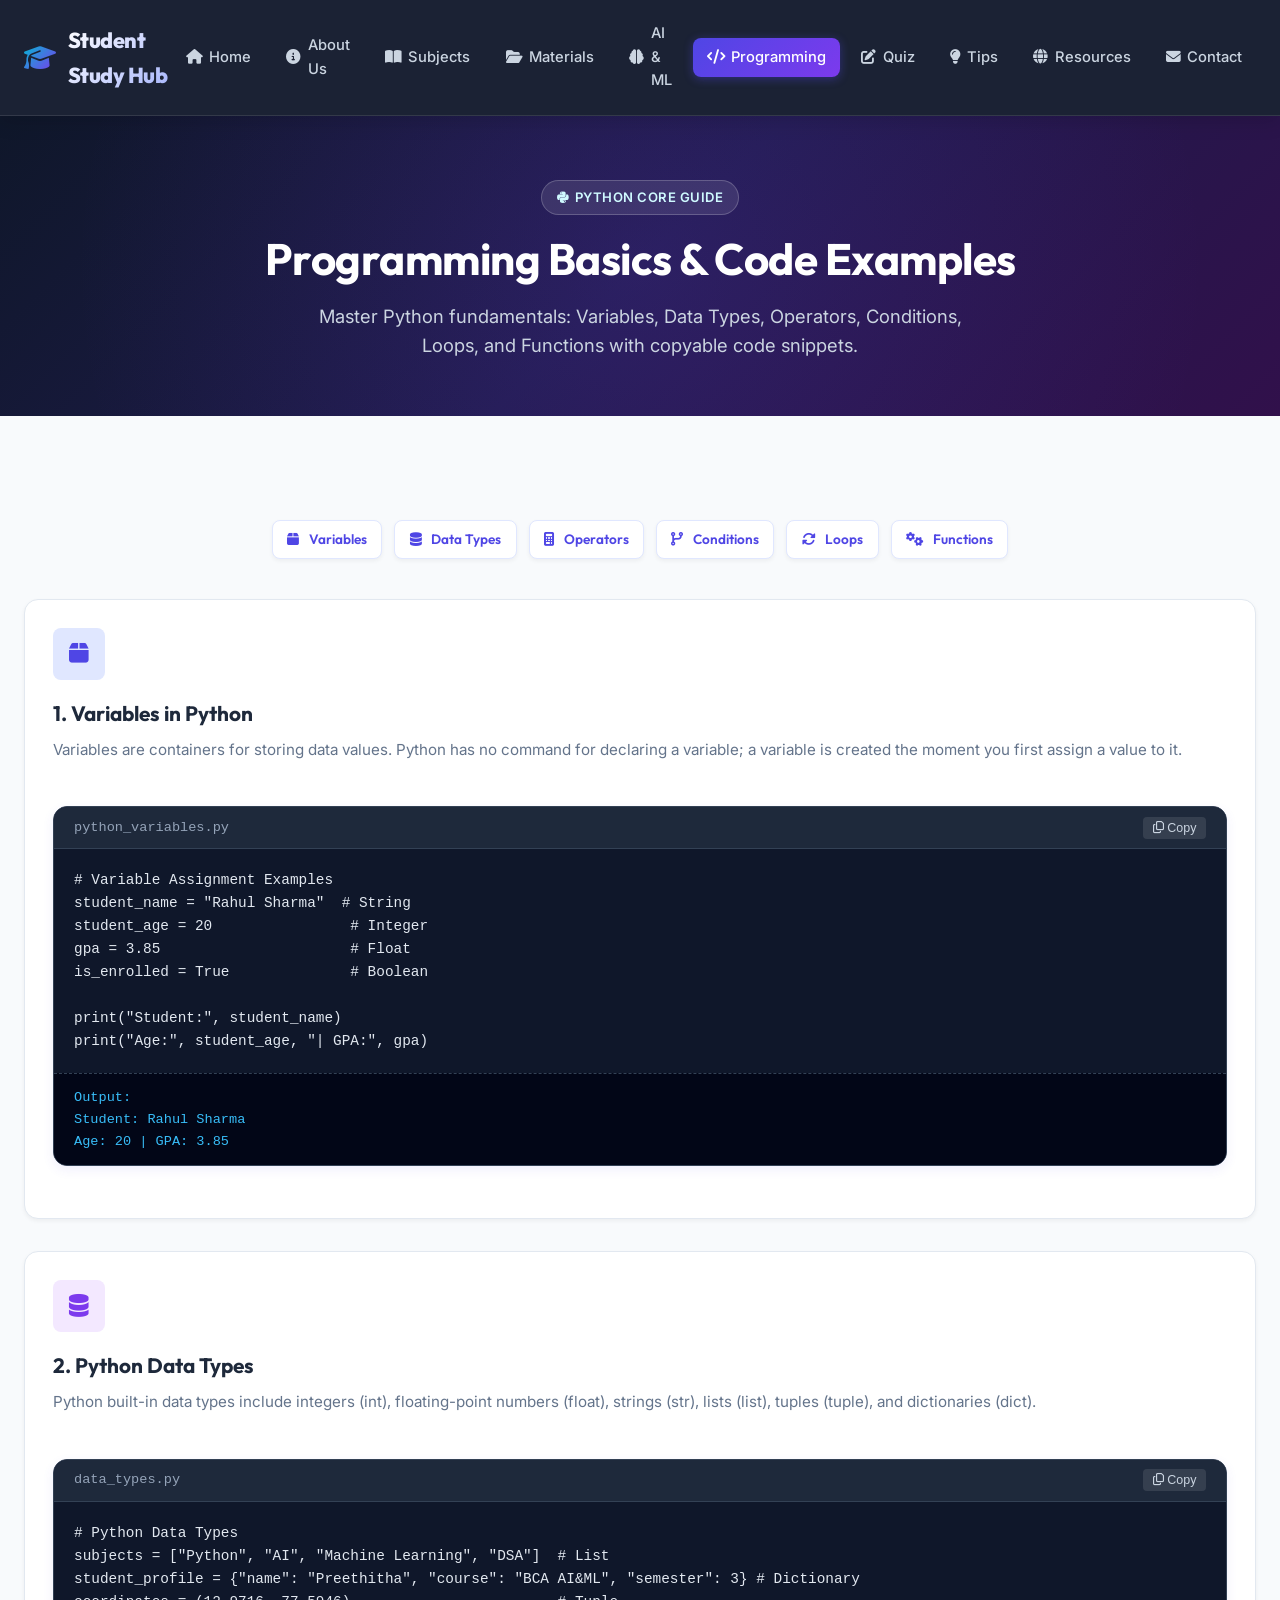
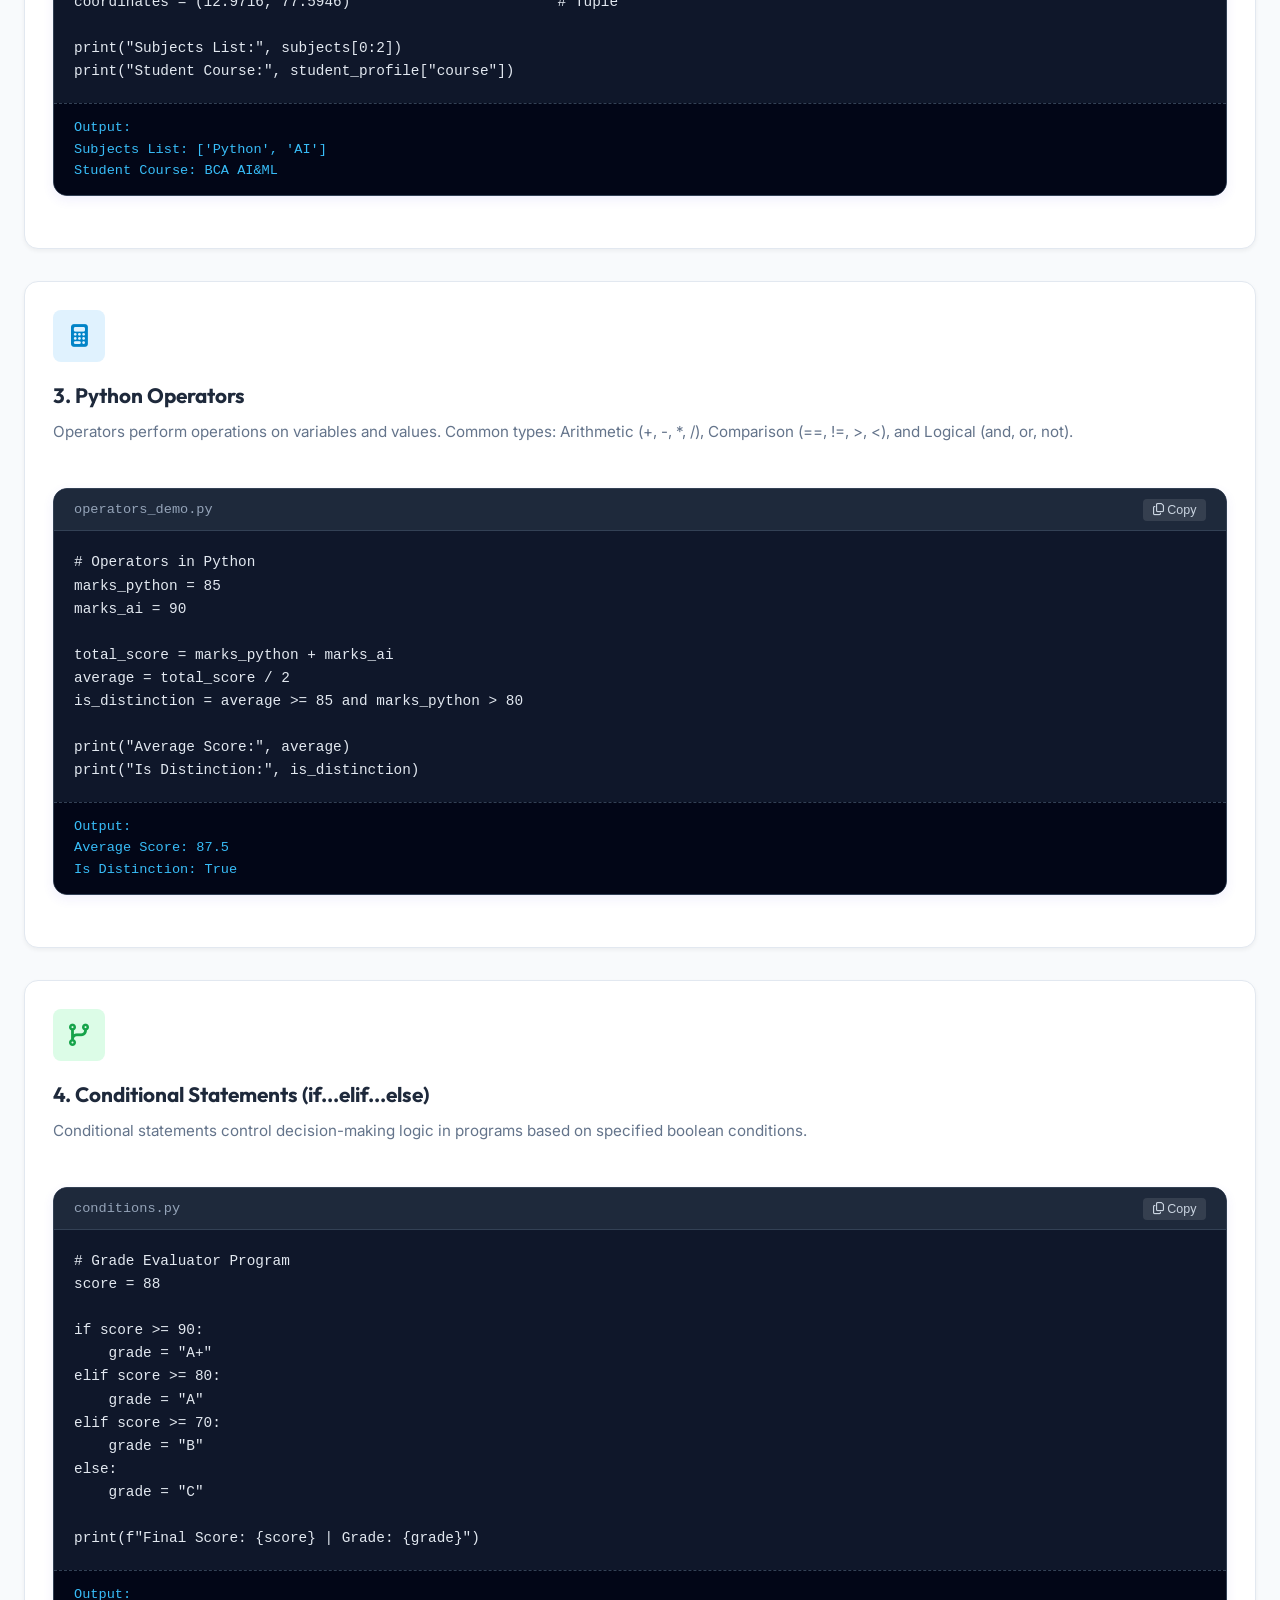
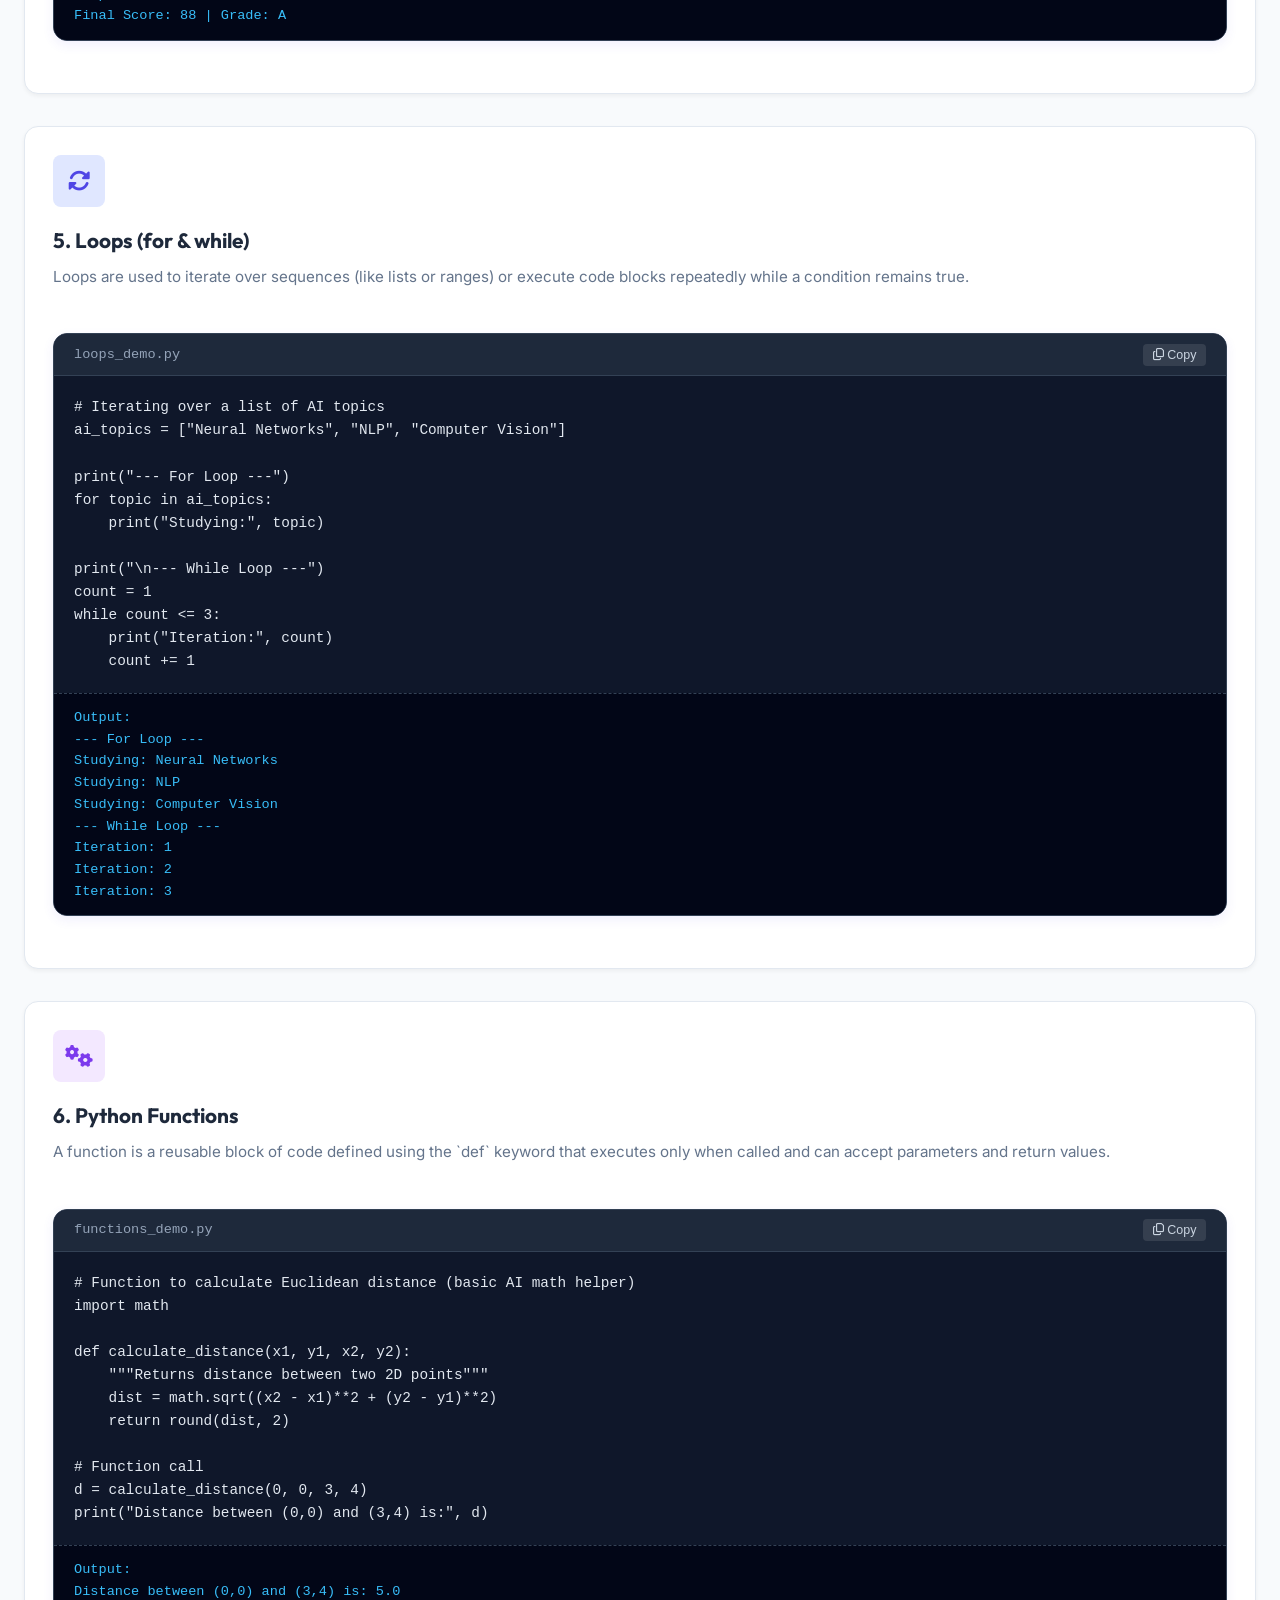
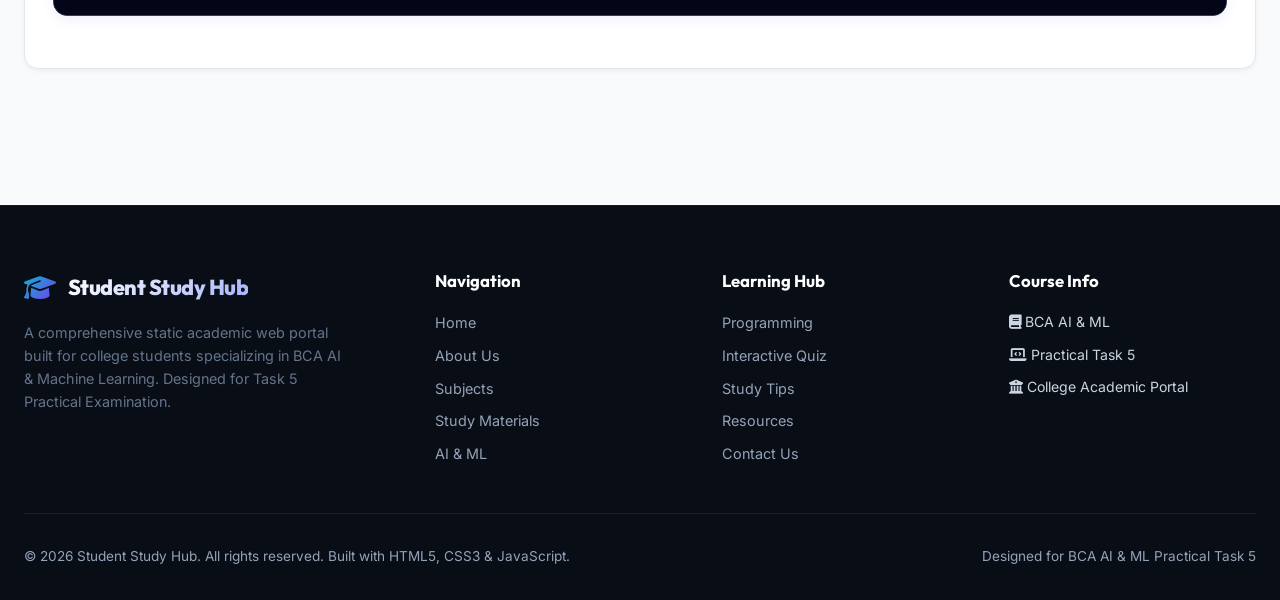
<file: programming.html>
<!DOCTYPE html>
<html lang="en">
<head>
  <meta charset="UTF-8">
  <meta name="viewport" content="width=device-width, initial-scale=1.0">
  <title>Python Programming | Student Study Hub</title>
  <!-- Google Fonts -->
  <link rel="preconnect" href="https://fonts.googleapis.com">
  <link rel="preconnect" href="https://fonts.gstatic.com" crossorigin>
  <link href="https://fonts.googleapis.com/css2?family=Inter:wght@300;400;500;600;700&family=Outfit:wght@400;500;600;700;800&display=swap" rel="stylesheet">
  <!-- Font Awesome CDN -->
  <link rel="stylesheet" href="https://cdnjs.cloudflare.com/ajax/libs/font-awesome/6.5.1/css/all.min.css">
  <!-- Custom CSS -->
  <link rel="stylesheet" href="style.css">
</head>
<body>

  <!-- Navigation Bar -->
  <nav class="navbar">
    <div class="nav-container">
      <a href="index.html" class="logo">
        <i class="fa-solid fa-graduation-cap"></i>
        <span>Student Study Hub</span>
      </a>
      <button class="hamburger" aria-label="Toggle navigation">
        <i class="fa-solid fa-bars"></i>
      </button>
      <ul class="nav-menu">
        <li><a href="index.html" class="nav-link"><i class="fa-solid fa-house"></i> Home</a></li>
        <li><a href="about.html" class="nav-link"><i class="fa-solid fa-circle-info"></i> About Us</a></li>
        <li><a href="subjects.html" class="nav-link"><i class="fa-solid fa-book-open"></i> Subjects</a></li>
        <li><a href="study-materials.html" class="nav-link"><i class="fa-solid fa-folder-open"></i> Materials</a></li>
        <li><a href="ai-ml.html" class="nav-link"><i class="fa-solid fa-brain"></i> AI & ML</a></li>
        <li><a href="programming.html" class="nav-link"><i class="fa-solid fa-code"></i> Programming</a></li>
        <li><a href="quiz.html" class="nav-link"><i class="fa-solid fa-pen-to-square"></i> Quiz</a></li>
        <li><a href="study-tips.html" class="nav-link"><i class="fa-solid fa-lightbulb"></i> Tips</a></li>
        <li><a href="resources.html" class="nav-link"><i class="fa-solid fa-globe"></i> Resources</a></li>
        <li><a href="contact.html" class="nav-link"><i class="fa-solid fa-envelope"></i> Contact</a></li>
      </ul>
    </div>
  </nav>

  <!-- Page Header -->
  <header class="page-header">
    <div class="header-content">
      <span class="badge"><i class="fa-brands fa-python"></i> Python Core Guide</span>
      <h1>Programming Basics & Code Examples</h1>
      <p>Master Python fundamentals: Variables, Data Types, Operators, Conditions, Loops, and Functions with copyable code snippets.</p>
    </div>
  </header>

  <!-- Main Content -->
  <main>
    <section class="section">
      <div class="container">
        
        <!-- Quick Topic Navigation -->
        <div style="display: flex; gap: 0.75rem; flex-wrap: wrap; margin-bottom: 2.5rem; justify-content: center;">
          <a href="#variables" class="btn btn-secondary btn-sm"><i class="fa-solid fa-box"></i> Variables</a>
          <a href="#datatypes" class="btn btn-secondary btn-sm"><i class="fa-solid fa-database"></i> Data Types</a>
          <a href="#operators" class="btn btn-secondary btn-sm"><i class="fa-solid fa-calculator"></i> Operators</a>
          <a href="#conditions" class="btn btn-secondary btn-sm"><i class="fa-solid fa-code-branch"></i> Conditions</a>
          <a href="#loops" class="btn btn-secondary btn-sm"><i class="fa-solid fa-rotate"></i> Loops</a>
          <a href="#functions" class="btn btn-secondary btn-sm"><i class="fa-solid fa-gears"></i> Functions</a>
        </div>

        <!-- 1. Variables -->
        <div id="variables" class="card" style="margin-bottom: 2rem;">
          <div class="card-icon"><i class="fa-solid fa-box"></i></div>
          <h3>1. Variables in Python</h3>
          <p>Variables are containers for storing data values. Python has no command for declaring a variable; a variable is created the moment you first assign a value to it.</p>
          
          <div class="code-container">
            <div class="code-header">
              <span>python_variables.py</span>
              <button class="code-copy-btn"><i class="fa-regular fa-copy"></i> Copy</button>
            </div>
            <pre><code># Variable Assignment Examples
student_name = "Rahul Sharma"  # String
student_age = 20                # Integer
gpa = 3.85                      # Float
is_enrolled = True              # Boolean

print("Student:", student_name)
print("Age:", student_age, "| GPA:", gpa)</code></pre>
            <div class="code-output">
              Output:<br>
              Student: Rahul Sharma<br>
              Age: 20 | GPA: 3.85
            </div>
          </div>
        </div>

        <!-- 2. Data Types -->
        <div id="datatypes" class="card" style="margin-bottom: 2rem;">
          <div class="card-icon purple"><i class="fa-solid fa-database"></i></div>
          <h3>2. Python Data Types</h3>
          <p>Python built-in data types include integers (int), floating-point numbers (float), strings (str), lists (list), tuples (tuple), and dictionaries (dict).</p>
          
          <div class="code-container">
            <div class="code-header">
              <span>data_types.py</span>
              <button class="code-copy-btn"><i class="fa-regular fa-copy"></i> Copy</button>
            </div>
            <pre><code># Python Data Types
subjects = ["Python", "AI", "Machine Learning", "DSA"]  # List
student_profile = {"name": "Preethitha", "course": "BCA AI&ML", "semester": 3} # Dictionary
coordinates = (12.9716, 77.5946)                        # Tuple

print("Subjects List:", subjects[0:2])
print("Student Course:", student_profile["course"])</code></pre>
            <div class="code-output">
              Output:<br>
              Subjects List: ['Python', 'AI']<br>
              Student Course: BCA AI&ML
            </div>
          </div>
        </div>

        <!-- 3. Operators -->
        <div id="operators" class="card" style="margin-bottom: 2rem;">
          <div class="card-icon cyan"><i class="fa-solid fa-calculator"></i></div>
          <h3>3. Python Operators</h3>
          <p>Operators perform operations on variables and values. Common types: Arithmetic (+, -, *, /), Comparison (==, !=, >, <), and Logical (and, or, not).</p>
          
          <div class="code-container">
            <div class="code-header">
              <span>operators_demo.py</span>
              <button class="code-copy-btn"><i class="fa-regular fa-copy"></i> Copy</button>
            </div>
            <pre><code># Operators in Python
marks_python = 85
marks_ai = 90

total_score = marks_python + marks_ai
average = total_score / 2
is_distinction = average >= 85 and marks_python > 80

print("Average Score:", average)
print("Is Distinction:", is_distinction)</code></pre>
            <div class="code-output">
              Output:<br>
              Average Score: 87.5<br>
              Is Distinction: True
            </div>
          </div>
        </div>

        <!-- 4. Conditional Statements -->
        <div id="conditions" class="card" style="margin-bottom: 2rem;">
          <div class="card-icon green"><i class="fa-solid fa-code-branch"></i></div>
          <h3>4. Conditional Statements (if...elif...else)</h3>
          <p>Conditional statements control decision-making logic in programs based on specified boolean conditions.</p>
          
          <div class="code-container">
            <div class="code-header">
              <span>conditions.py</span>
              <button class="code-copy-btn"><i class="fa-regular fa-copy"></i> Copy</button>
            </div>
            <pre><code># Grade Evaluator Program
score = 88

if score >= 90:
    grade = "A+"
elif score >= 80:
    grade = "A"
elif score >= 70:
    grade = "B"
else:
    grade = "C"

print(f"Final Score: {score} | Grade: {grade}")</code></pre>
            <div class="code-output">
              Output:<br>
              Final Score: 88 | Grade: A
            </div>
          </div>
        </div>

        <!-- 5. Loops -->
        <div id="loops" class="card" style="margin-bottom: 2rem;">
          <div class="card-icon"><i class="fa-solid fa-rotate"></i></div>
          <h3>5. Loops (for & while)</h3>
          <p>Loops are used to iterate over sequences (like lists or ranges) or execute code blocks repeatedly while a condition remains true.</p>
          
          <div class="code-container">
            <div class="code-header">
              <span>loops_demo.py</span>
              <button class="code-copy-btn"><i class="fa-regular fa-copy"></i> Copy</button>
            </div>
            <pre><code># Iterating over a list of AI topics
ai_topics = ["Neural Networks", "NLP", "Computer Vision"]

print("--- For Loop ---")
for topic in ai_topics:
    print("Studying:", topic)

print("\n--- While Loop ---")
count = 1
while count <= 3:
    print("Iteration:", count)
    count += 1</code></pre>
            <div class="code-output">
              Output:<br>
              --- For Loop ---<br>
              Studying: Neural Networks<br>
              Studying: NLP<br>
              Studying: Computer Vision<br>
              --- While Loop ---<br>
              Iteration: 1<br>
              Iteration: 2<br>
              Iteration: 3
            </div>
          </div>
        </div>

        <!-- 6. Functions -->
        <div id="functions" class="card" style="margin-bottom: 2rem;">
          <div class="card-icon purple"><i class="fa-solid fa-gears"></i></div>
          <h3>6. Python Functions</h3>
          <p>A function is a reusable block of code defined using the `def` keyword that executes only when called and can accept parameters and return values.</p>
          
          <div class="code-container">
            <div class="code-header">
              <span>functions_demo.py</span>
              <button class="code-copy-btn"><i class="fa-regular fa-copy"></i> Copy</button>
            </div>
            <pre><code># Function to calculate Euclidean distance (basic AI math helper)
import math

def calculate_distance(x1, y1, x2, y2):
    """Returns distance between two 2D points"""
    dist = math.sqrt((x2 - x1)**2 + (y2 - y1)**2)
    return round(dist, 2)

# Function call
d = calculate_distance(0, 0, 3, 4)
print("Distance between (0,0) and (3,4) is:", d)</code></pre>
            <div class="code-output">
              Output:<br>
              Distance between (0,0) and (3,4) is: 5.0
            </div>
          </div>
        </div>

      </div>
    </section>
  </main>

  <!-- Footer -->
  <footer class="footer">
    <div class="footer-container">
      <div class="footer-brand">
        <div class="logo">
          <i class="fa-solid fa-graduation-cap"></i>
          <span>Student Study Hub</span>
        </div>
        <p>A comprehensive static academic web portal built for college students specializing in BCA AI & Machine Learning. Designed for Task 5 Practical Examination.</p>
      </div>

      <div class="footer-column">
        <h4>Navigation</h4>
        <div class="footer-links">
          <a href="index.html">Home</a>
          <a href="about.html">About Us</a>
          <a href="subjects.html">Subjects</a>
          <a href="study-materials.html">Study Materials</a>
          <a href="ai-ml.html">AI & ML</a>
        </div>
      </div>

      <div class="footer-column">
        <h4>Learning Hub</h4>
        <div class="footer-links">
          <a href="programming.html">Programming</a>
          <a href="quiz.html">Interactive Quiz</a>
          <a href="study-tips.html">Study Tips</a>
          <a href="resources.html">Resources</a>
          <a href="contact.html">Contact Us</a>
        </div>
      </div>

      <div class="footer-column">
        <h4>Course Info</h4>
        <div class="footer-links">
          <span style="color: #cbd5e1; font-size: 0.88rem;"><i class="fa-solid fa-book"></i> BCA AI & ML</span>
          <span style="color: #cbd5e1; font-size: 0.88rem;"><i class="fa-solid fa-laptop-code"></i> Practical Task 5</span>
          <span style="color: #cbd5e1; font-size: 0.88rem;"><i class="fa-solid fa-building-columns"></i> College Academic Portal</span>
        </div>
      </div>
    </div>

    <div class="footer-bottom">
      <p>&copy; 2026 Student Study Hub. All rights reserved. Built with HTML5, CSS3 & JavaScript.</p>
      <p>Designed for BCA AI & ML Practical Task 5</p>
    </div>
  </footer>

  <script src="script.js"></script>
</body>
</html>
</file>
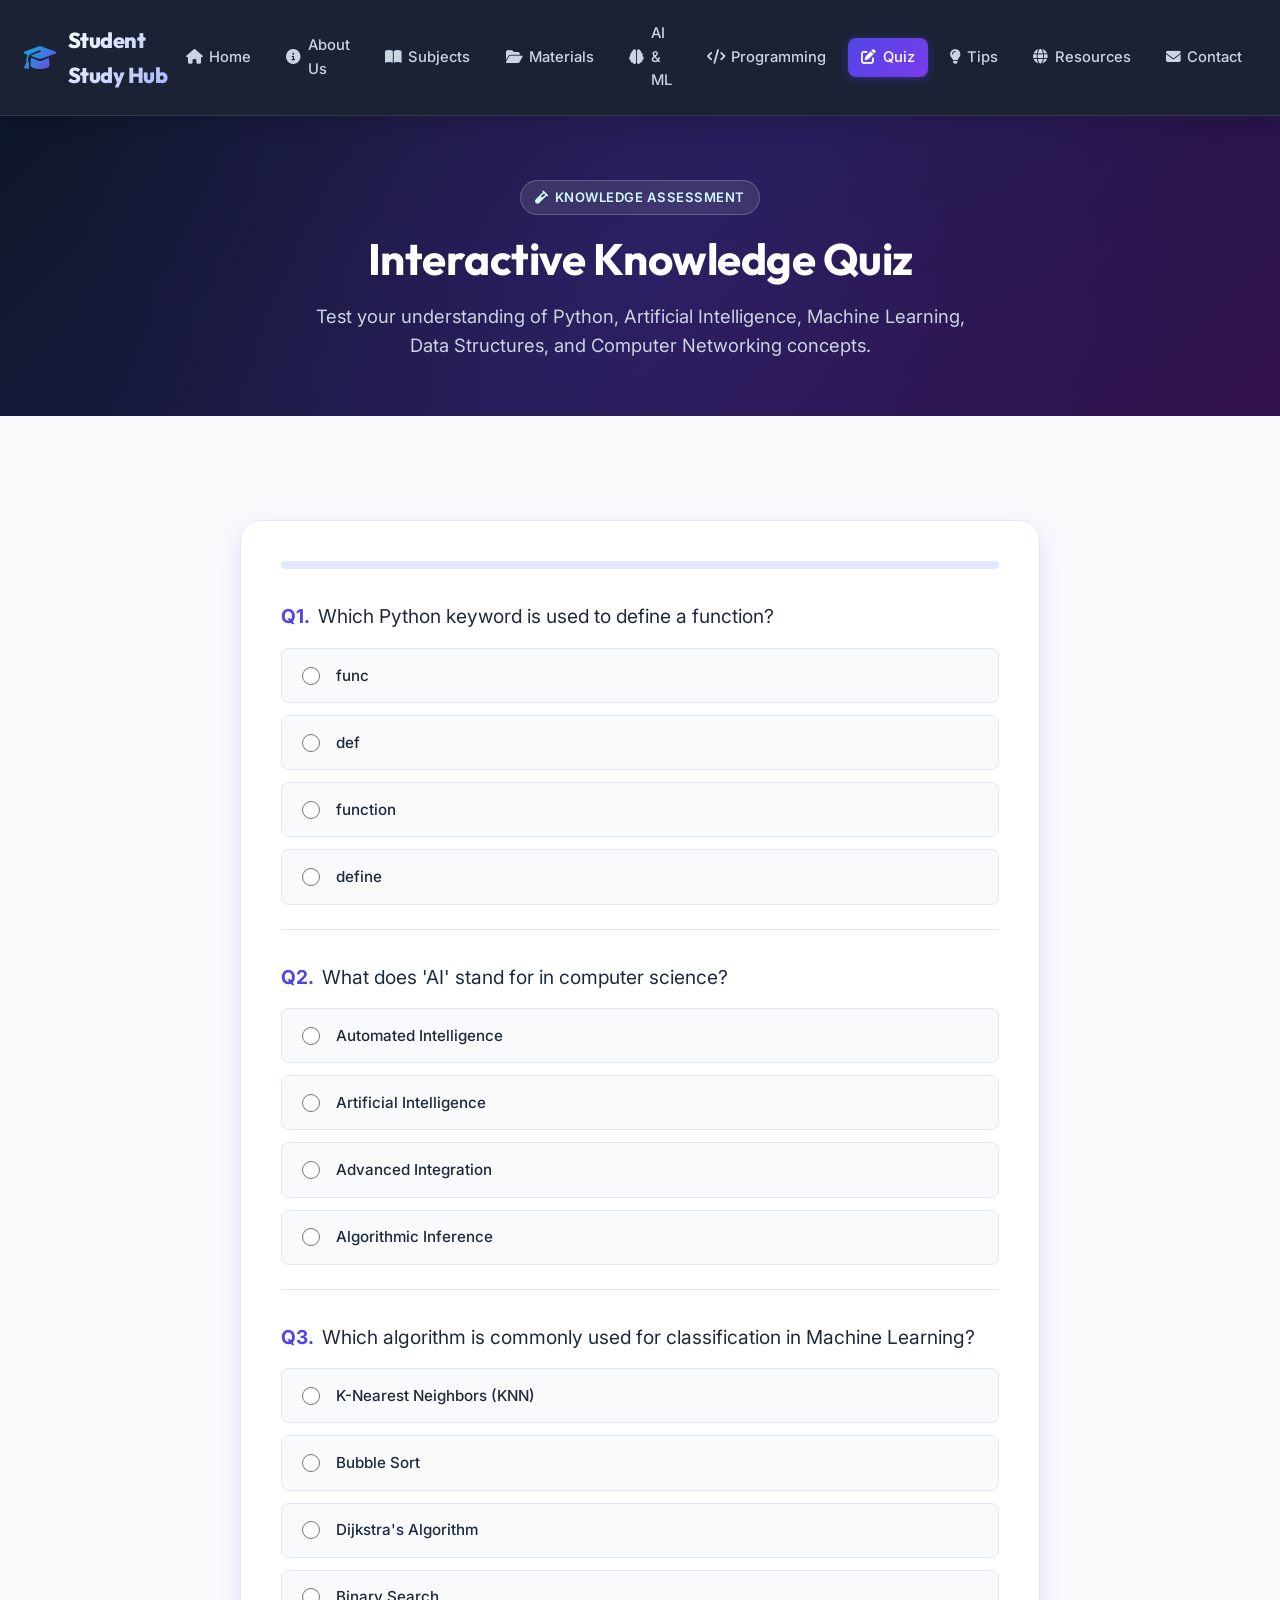
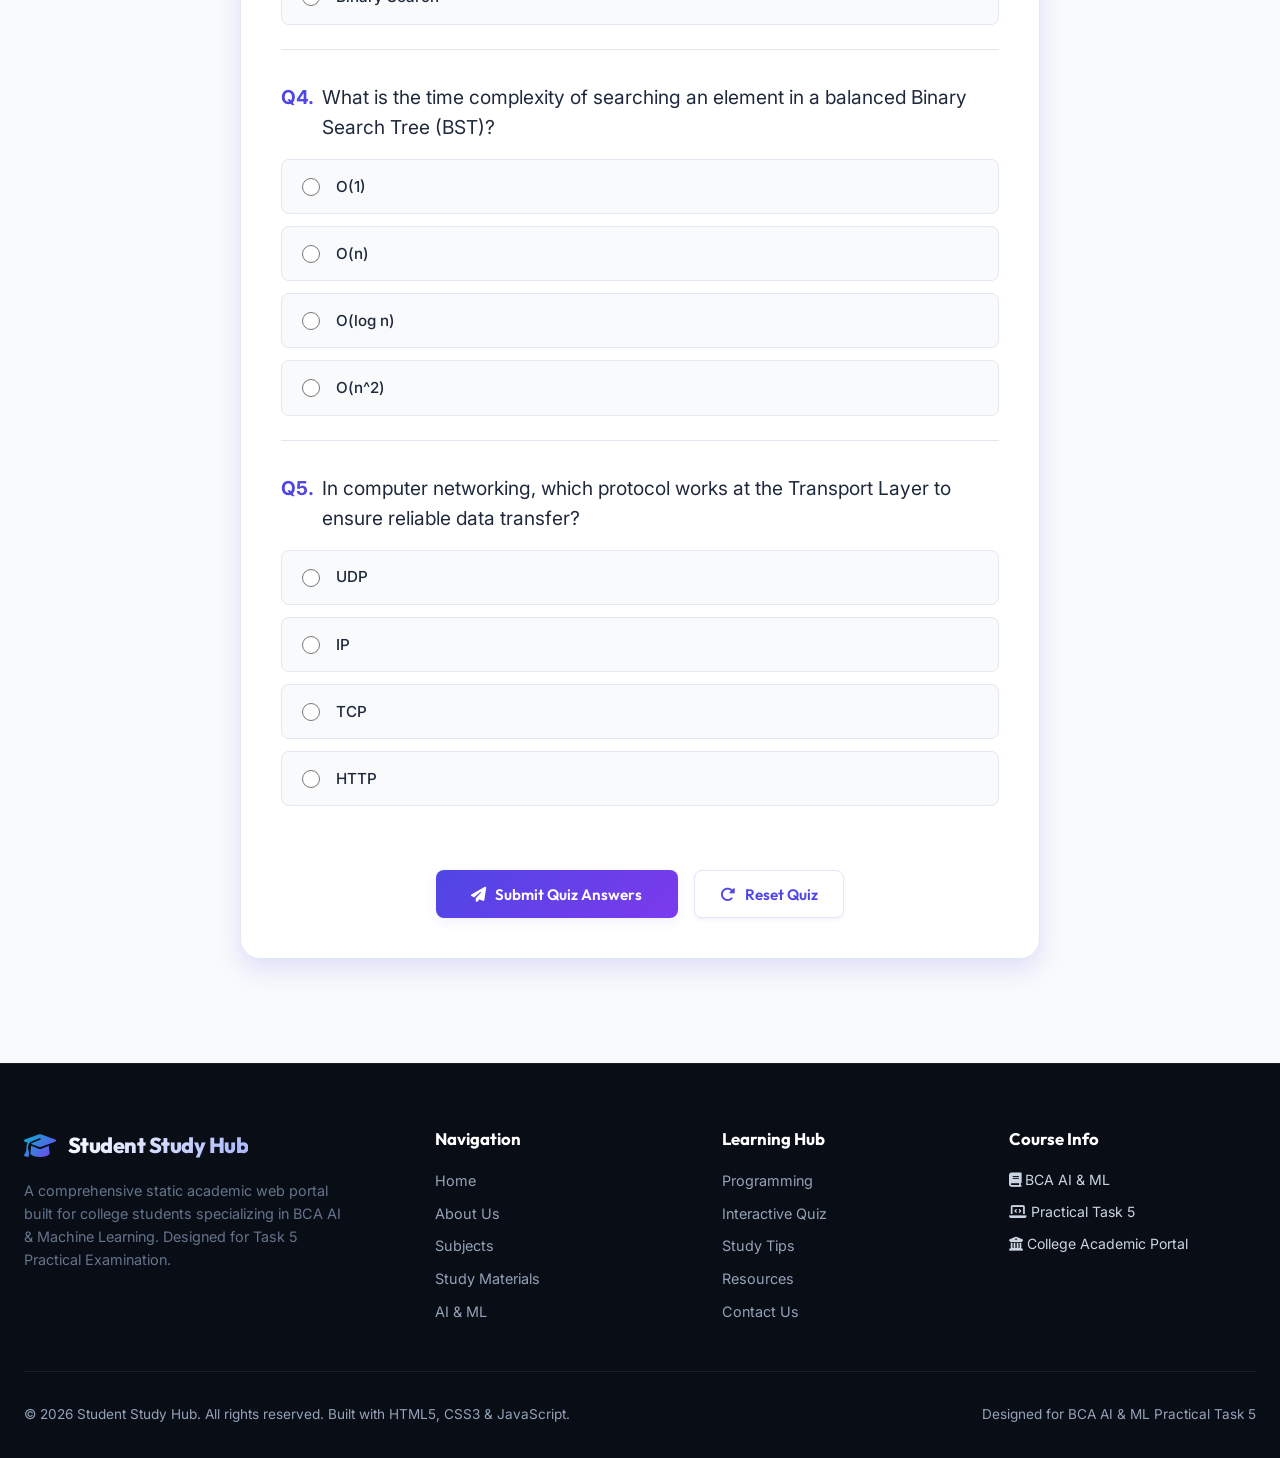
<file: quiz.html>
<!DOCTYPE html>
<html lang="en">
<head>
  <meta charset="UTF-8">
  <meta name="viewport" content="width=device-width, initial-scale=1.0">
  <title>Interactive Quiz | Student Study Hub</title>
  <!-- Google Fonts -->
  <link rel="preconnect" href="https://fonts.googleapis.com">
  <link rel="preconnect" href="https://fonts.gstatic.com" crossorigin>
  <link href="https://fonts.googleapis.com/css2?family=Inter:wght@300;400;500;600;700&family=Outfit:wght@400;500;600;700;800&display=swap" rel="stylesheet">
  <!-- Font Awesome CDN -->
  <link rel="stylesheet" href="https://cdnjs.cloudflare.com/ajax/libs/font-awesome/6.5.1/css/all.min.css">
  <!-- Custom CSS -->
  <link rel="stylesheet" href="style.css">
</head>
<body>

  <!-- Navigation Bar -->
  <nav class="navbar">
    <div class="nav-container">
      <a href="index.html" class="logo">
        <i class="fa-solid fa-graduation-cap"></i>
        <span>Student Study Hub</span>
      </a>
      <button class="hamburger" aria-label="Toggle navigation">
        <i class="fa-solid fa-bars"></i>
      </button>
      <ul class="nav-menu">
        <li><a href="index.html" class="nav-link"><i class="fa-solid fa-house"></i> Home</a></li>
        <li><a href="about.html" class="nav-link"><i class="fa-solid fa-circle-info"></i> About Us</a></li>
        <li><a href="subjects.html" class="nav-link"><i class="fa-solid fa-book-open"></i> Subjects</a></li>
        <li><a href="study-materials.html" class="nav-link"><i class="fa-solid fa-folder-open"></i> Materials</a></li>
        <li><a href="ai-ml.html" class="nav-link"><i class="fa-solid fa-brain"></i> AI & ML</a></li>
        <li><a href="programming.html" class="nav-link"><i class="fa-solid fa-code"></i> Programming</a></li>
        <li><a href="quiz.html" class="nav-link"><i class="fa-solid fa-pen-to-square"></i> Quiz</a></li>
        <li><a href="study-tips.html" class="nav-link"><i class="fa-solid fa-lightbulb"></i> Tips</a></li>
        <li><a href="resources.html" class="nav-link"><i class="fa-solid fa-globe"></i> Resources</a></li>
        <li><a href="contact.html" class="nav-link"><i class="fa-solid fa-envelope"></i> Contact</a></li>
      </ul>
    </div>
  </nav>

  <!-- Page Header -->
  <header class="page-header">
    <div class="header-content">
      <span class="badge"><i class="fa-solid fa-vial"></i> Knowledge Assessment</span>
      <h1>Interactive Knowledge Quiz</h1>
      <p>Test your understanding of Python, Artificial Intelligence, Machine Learning, Data Structures, and Computer Networking concepts.</p>
    </div>
  </header>

  <!-- Main Content -->
  <main>
    <section class="section">
      <div class="container">
        
        <div class="quiz-wrapper">
          <div class="quiz-progress">
            <div class="quiz-progress-bar" id="quiz-progress-bar"></div>
          </div>

          <form id="quiz-form">
            <!-- Questions rendered by script.js -->
            <div id="questions-container"></div>

            <div style="margin-top: 2.5rem; display: flex; gap: 1rem; justify-content: center; flex-wrap: wrap;">
              <button type="submit" class="btn btn-primary" style="padding: 0.9rem 2.2rem;"><i class="fa-solid fa-paper-plane"></i> Submit Quiz Answers</button>
              <button type="button" id="reset-quiz-btn" class="btn btn-secondary"><i class="fa-solid fa-rotate-right"></i> Reset Quiz</button>
            </div>
          </form>

          <!-- Quiz Results Container -->
          <div id="quiz-results" class="quiz-results">
            <h2 style="font-size: 2rem; color: var(--text-main);">Quiz Score Report</h2>
            <div class="score-circle">
              <span class="score-num" id="score-display">0</span>
              <span class="score-total">out of <span id="total-questions-display">5</span></span>
            </div>
            <p id="quiz-remark" style="font-size: 1.15rem; font-weight: 600; color: var(--primary); margin-bottom: 1.5rem;"></p>
            <p style="color: var(--text-muted); font-size: 0.95rem; margin-bottom: 1.5rem;">
              Review the detailed green and red explanations above under each question to reinforce your knowledge.
            </p>
          </div>

        </div>

      </div>
    </section>
  </main>

  <!-- Footer -->
  <footer class="footer">
    <div class="footer-container">
      <div class="footer-brand">
        <div class="logo">
          <i class="fa-solid fa-graduation-cap"></i>
          <span>Student Study Hub</span>
        </div>
        <p>A comprehensive static academic web portal built for college students specializing in BCA AI & Machine Learning. Designed for Task 5 Practical Examination.</p>
      </div>

      <div class="footer-column">
        <h4>Navigation</h4>
        <div class="footer-links">
          <a href="index.html">Home</a>
          <a href="about.html">About Us</a>
          <a href="subjects.html">Subjects</a>
          <a href="study-materials.html">Study Materials</a>
          <a href="ai-ml.html">AI & ML</a>
        </div>
      </div>

      <div class="footer-column">
        <h4>Learning Hub</h4>
        <div class="footer-links">
          <a href="programming.html">Programming</a>
          <a href="quiz.html">Interactive Quiz</a>
          <a href="study-tips.html">Study Tips</a>
          <a href="resources.html">Resources</a>
          <a href="contact.html">Contact Us</a>
        </div>
      </div>

      <div class="footer-column">
        <h4>Course Info</h4>
        <div class="footer-links">
          <span style="color: #cbd5e1; font-size: 0.88rem;"><i class="fa-solid fa-book"></i> BCA AI & ML</span>
          <span style="color: #cbd5e1; font-size: 0.88rem;"><i class="fa-solid fa-laptop-code"></i> Practical Task 5</span>
          <span style="color: #cbd5e1; font-size: 0.88rem;"><i class="fa-solid fa-building-columns"></i> College Academic Portal</span>
        </div>
      </div>
    </div>

    <div class="footer-bottom">
      <p>&copy; 2026 Student Study Hub. All rights reserved. Built with HTML5, CSS3 & JavaScript.</p>
      <p>Designed for BCA AI & ML Practical Task 5</p>
    </div>
  </footer>

  <script src="script.js"></script>
</body>
</html>
</file>
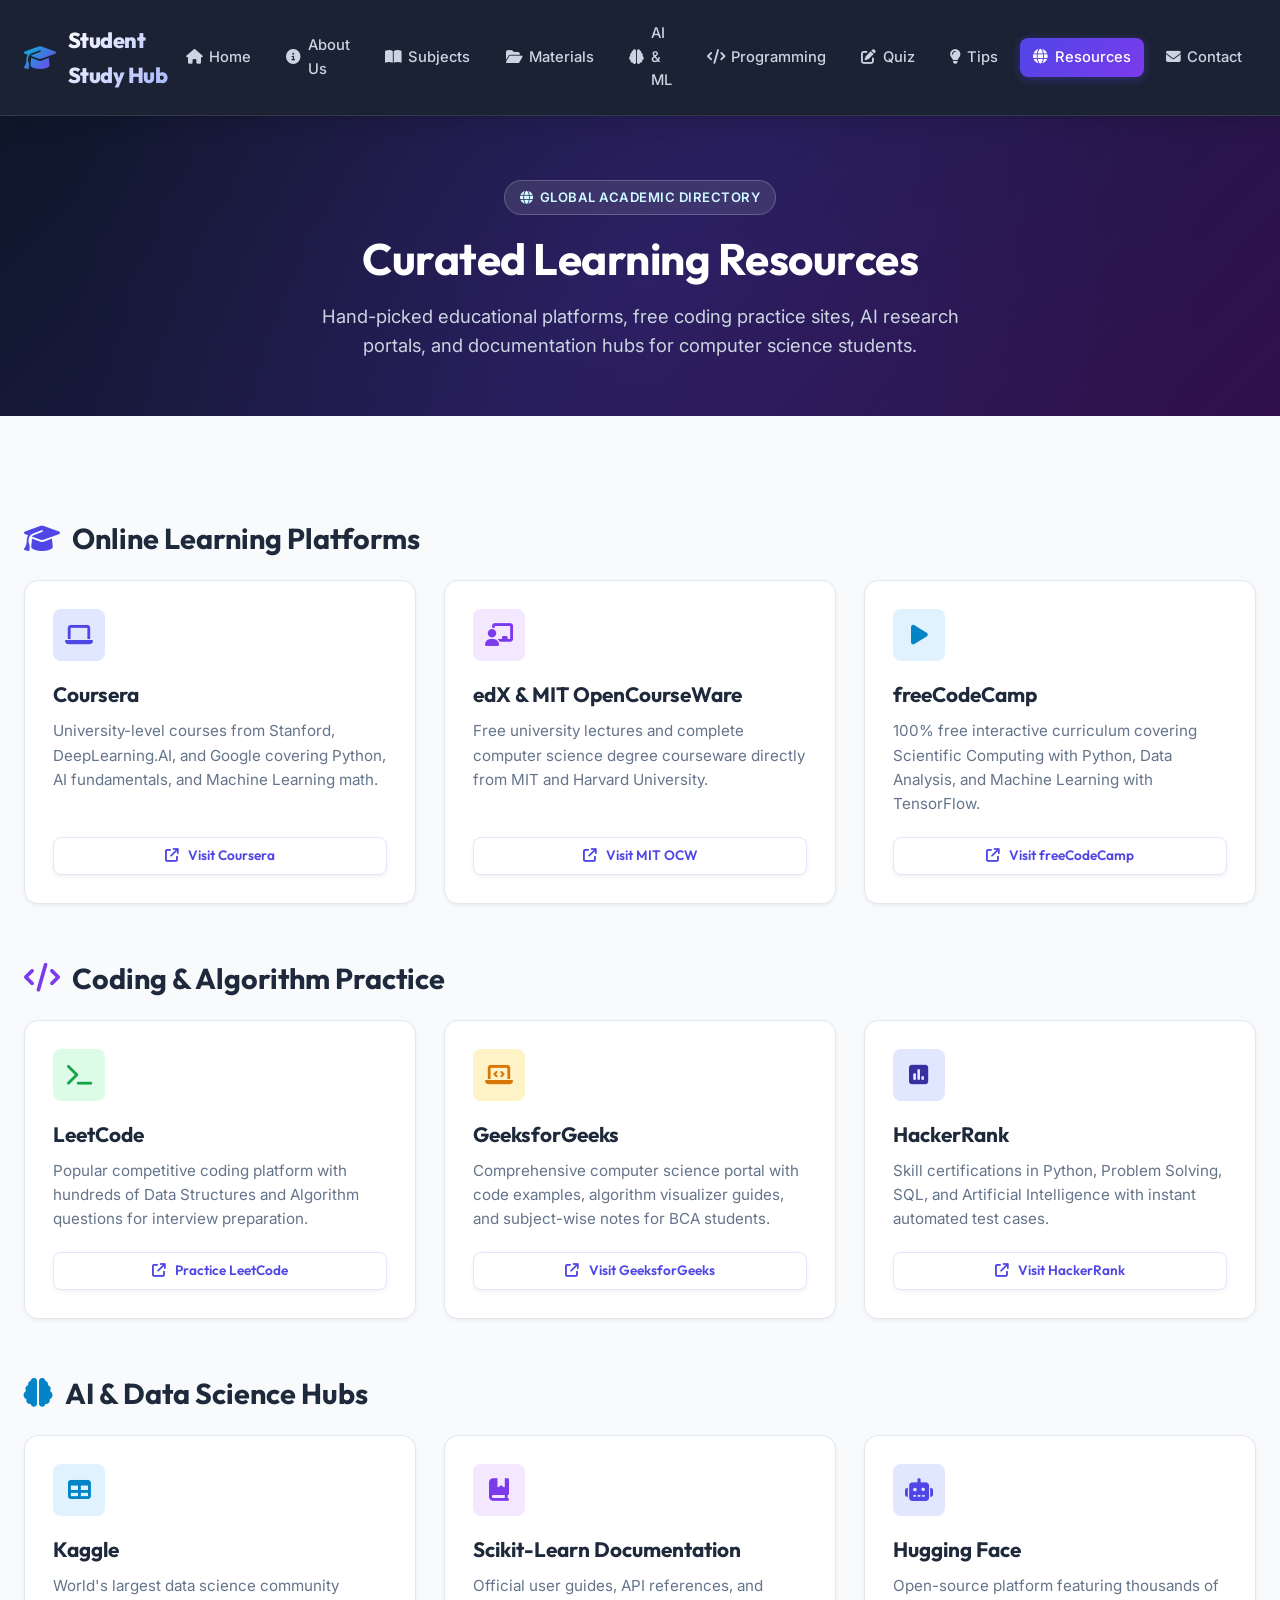
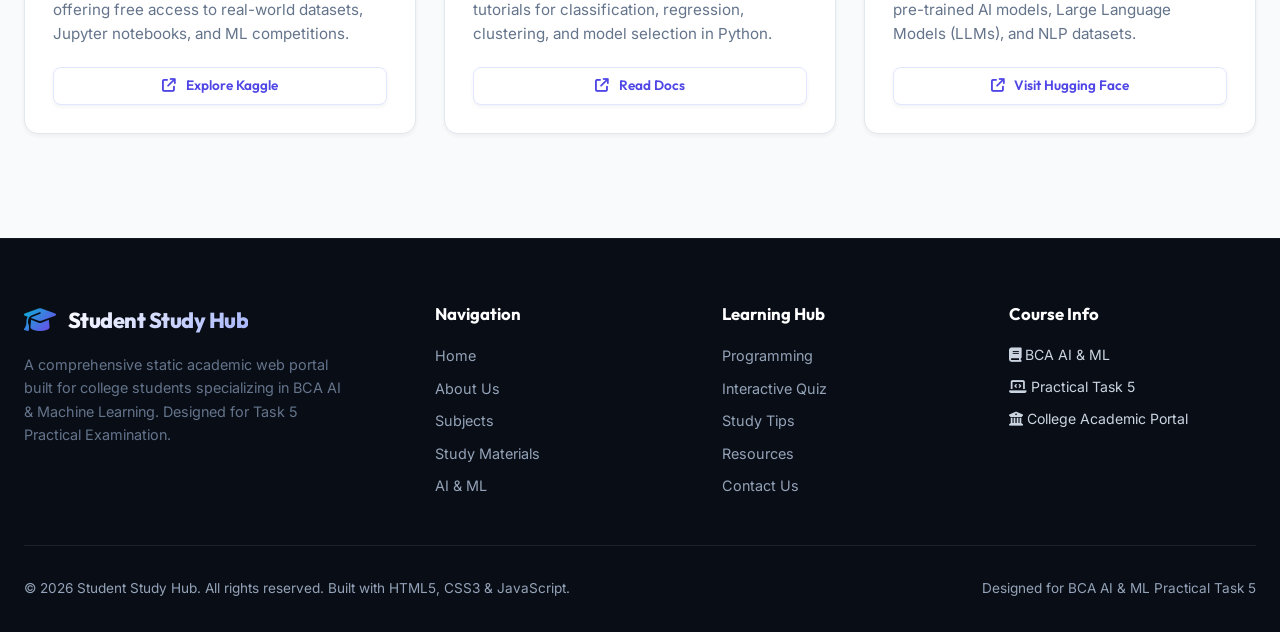
<file: resources.html>
<!DOCTYPE html>
<html lang="en">
<head>
  <meta charset="UTF-8">
  <meta name="viewport" content="width=device-width, initial-scale=1.0">
  <title>Curated Resources | Student Study Hub</title>
  <!-- Google Fonts -->
  <link rel="preconnect" href="https://fonts.googleapis.com">
  <link rel="preconnect" href="https://fonts.gstatic.com" crossorigin>
  <link href="https://fonts.googleapis.com/css2?family=Inter:wght@300;400;500;600;700&family=Outfit:wght@400;500;600;700;800&display=swap" rel="stylesheet">
  <!-- Font Awesome CDN -->
  <link rel="stylesheet" href="https://cdnjs.cloudflare.com/ajax/libs/font-awesome/6.5.1/css/all.min.css">
  <!-- Custom CSS -->
  <link rel="stylesheet" href="style.css">
</head>
<body>

  <!-- Navigation Bar -->
  <nav class="navbar">
    <div class="nav-container">
      <a href="index.html" class="logo">
        <i class="fa-solid fa-graduation-cap"></i>
        <span>Student Study Hub</span>
      </a>
      <button class="hamburger" aria-label="Toggle navigation">
        <i class="fa-solid fa-bars"></i>
      </button>
      <ul class="nav-menu">
        <li><a href="index.html" class="nav-link"><i class="fa-solid fa-house"></i> Home</a></li>
        <li><a href="about.html" class="nav-link"><i class="fa-solid fa-circle-info"></i> About Us</a></li>
        <li><a href="subjects.html" class="nav-link"><i class="fa-solid fa-book-open"></i> Subjects</a></li>
        <li><a href="study-materials.html" class="nav-link"><i class="fa-solid fa-folder-open"></i> Materials</a></li>
        <li><a href="ai-ml.html" class="nav-link"><i class="fa-solid fa-brain"></i> AI & ML</a></li>
        <li><a href="programming.html" class="nav-link"><i class="fa-solid fa-code"></i> Programming</a></li>
        <li><a href="quiz.html" class="nav-link"><i class="fa-solid fa-pen-to-square"></i> Quiz</a></li>
        <li><a href="study-tips.html" class="nav-link"><i class="fa-solid fa-lightbulb"></i> Tips</a></li>
        <li><a href="resources.html" class="nav-link"><i class="fa-solid fa-globe"></i> Resources</a></li>
        <li><a href="contact.html" class="nav-link"><i class="fa-solid fa-envelope"></i> Contact</a></li>
      </ul>
    </div>
  </nav>

  <!-- Page Header -->
  <header class="page-header">
    <div class="header-content">
      <span class="badge"><i class="fa-solid fa-globe"></i> Global Academic Directory</span>
      <h1>Curated Learning Resources</h1>
      <p>Hand-picked educational platforms, free coding practice sites, AI research portals, and documentation hubs for computer science students.</p>
    </div>
  </header>

  <!-- Main Content -->
  <main>
    <section class="section">
      <div class="container">
        
        <!-- Section 1: Online Learning Platforms -->
        <div style="margin-bottom: 3.5rem;">
          <h2 style="font-size: 1.8rem; margin-bottom: 1.5rem; display: flex; align-items: center; gap: 0.75rem;">
            <i class="fa-solid fa-graduation-cap" style="color: var(--primary);"></i> Online Learning Platforms
          </h2>
          <div class="grid grid-3">
            
            <div class="card">
              <div class="card-icon"><i class="fa-solid fa-laptop"></i></div>
              <h3>Coursera</h3>
              <p>University-level courses from Stanford, DeepLearning.AI, and Google covering Python, AI fundamentals, and Machine Learning math.</p>
              <a href="https://www.coursera.org" target="_blank" rel="noopener" class="btn btn-secondary btn-sm"><i class="fa-solid fa-arrow-up-right-from-square"></i> Visit Coursera</a>
            </div>

            <div class="card">
              <div class="card-icon purple"><i class="fa-solid fa-chalkboard-user"></i></div>
              <h3>edX & MIT OpenCourseWare</h3>
              <p>Free university lectures and complete computer science degree courseware directly from MIT and Harvard University.</p>
              <a href="https://ocw.mit.edu" target="_blank" rel="noopener" class="btn btn-secondary btn-sm"><i class="fa-solid fa-arrow-up-right-from-square"></i> Visit MIT OCW</a>
            </div>

            <div class="card">
              <div class="card-icon cyan"><i class="fa-solid fa-play"></i></div>
              <h3>freeCodeCamp</h3>
              <p>100% free interactive curriculum covering Scientific Computing with Python, Data Analysis, and Machine Learning with TensorFlow.</p>
              <a href="https://www.freecodecamp.org" target="_blank" rel="noopener" class="btn btn-secondary btn-sm"><i class="fa-solid fa-arrow-up-right-from-square"></i> Visit freeCodeCamp</a>
            </div>

          </div>
        </div>

        <!-- Section 2: Coding Practice Resources -->
        <div style="margin-bottom: 3.5rem;">
          <h2 style="font-size: 1.8rem; margin-bottom: 1.5rem; display: flex; align-items: center; gap: 0.75rem;">
            <i class="fa-solid fa-code" style="color: var(--secondary);"></i> Coding & Algorithm Practice
          </h2>
          <div class="grid grid-3">

            <div class="card">
              <div class="card-icon green"><i class="fa-solid fa-terminal"></i></div>
              <h3>LeetCode</h3>
              <p>Popular competitive coding platform with hundreds of Data Structures and Algorithm questions for interview preparation.</p>
              <a href="https://leetcode.com" target="_blank" rel="noopener" class="btn btn-secondary btn-sm"><i class="fa-solid fa-arrow-up-right-from-square"></i> Practice LeetCode</a>
            </div>

            <div class="card">
              <div class="card-icon" style="background: #fef3c7; color: #d97706;"><i class="fa-solid fa-laptop-code"></i></div>
              <h3>GeeksforGeeks</h3>
              <p>Comprehensive computer science portal with code examples, algorithm visualizer guides, and subject-wise notes for BCA students.</p>
              <a href="https://www.geeksforgeeks.org" target="_blank" rel="noopener" class="btn btn-secondary btn-sm"><i class="fa-solid fa-arrow-up-right-from-square"></i> Visit GeeksforGeeks</a>
            </div>

            <div class="card">
              <div class="card-icon" style="background: #e0e7ff; color: #3730a3;"><i class="fa-solid fa-square-poll-vertical"></i></div>
              <h3>HackerRank</h3>
              <p>Skill certifications in Python, Problem Solving, SQL, and Artificial Intelligence with instant automated test cases.</p>
              <a href="https://www.hackerrank.com" target="_blank" rel="noopener" class="btn btn-secondary btn-sm"><i class="fa-solid fa-arrow-up-right-from-square"></i> Visit HackerRank</a>
            </div>

          </div>
        </div>

        <!-- Section 3: AI & Machine Learning Specialization Resources -->
        <div>
          <h2 style="font-size: 1.8rem; margin-bottom: 1.5rem; display: flex; align-items: center; gap: 0.75rem;">
            <i class="fa-solid fa-brain" style="color: #0284c7;"></i> AI & Data Science Hubs
          </h2>
          <div class="grid grid-3">

            <div class="card">
              <div class="card-icon cyan"><i class="fa-solid fa-table"></i></div>
              <h3>Kaggle</h3>
              <p>World's largest data science community offering free access to real-world datasets, Jupyter notebooks, and ML competitions.</p>
              <a href="https://www.kaggle.com" target="_blank" rel="noopener" class="btn btn-secondary btn-sm"><i class="fa-solid fa-arrow-up-right-from-square"></i> Explore Kaggle</a>
            </div>

            <div class="card">
              <div class="card-icon purple"><i class="fa-solid fa-book-bookmark"></i></div>
              <h3>Scikit-Learn Documentation</h3>
              <p>Official user guides, API references, and tutorials for classification, regression, clustering, and model selection in Python.</p>
              <a href="https://scikit-learn.org" target="_blank" rel="noopener" class="btn btn-secondary btn-sm"><i class="fa-solid fa-arrow-up-right-from-square"></i> Read Docs</a>
            </div>

            <div class="card">
              <div class="card-icon"><i class="fa-solid fa-robot"></i></div>
              <h3>Hugging Face</h3>
              <p>Open-source platform featuring thousands of pre-trained AI models, Large Language Models (LLMs), and NLP datasets.</p>
              <a href="https://huggingface.co" target="_blank" rel="noopener" class="btn btn-secondary btn-sm"><i class="fa-solid fa-arrow-up-right-from-square"></i> Visit Hugging Face</a>
            </div>

          </div>
        </div>

      </div>
    </section>
  </main>

  <!-- Footer -->
  <footer class="footer">
    <div class="footer-container">
      <div class="footer-brand">
        <div class="logo">
          <i class="fa-solid fa-graduation-cap"></i>
          <span>Student Study Hub</span>
        </div>
        <p>A comprehensive static academic web portal built for college students specializing in BCA AI & Machine Learning. Designed for Task 5 Practical Examination.</p>
      </div>

      <div class="footer-column">
        <h4>Navigation</h4>
        <div class="footer-links">
          <a href="index.html">Home</a>
          <a href="about.html">About Us</a>
          <a href="subjects.html">Subjects</a>
          <a href="study-materials.html">Study Materials</a>
          <a href="ai-ml.html">AI & ML</a>
        </div>
      </div>

      <div class="footer-column">
        <h4>Learning Hub</h4>
        <div class="footer-links">
          <a href="programming.html">Programming</a>
          <a href="quiz.html">Interactive Quiz</a>
          <a href="study-tips.html">Study Tips</a>
          <a href="resources.html">Resources</a>
          <a href="contact.html">Contact Us</a>
        </div>
      </div>

      <div class="footer-column">
        <h4>Course Info</h4>
        <div class="footer-links">
          <span style="color: #cbd5e1; font-size: 0.88rem;"><i class="fa-solid fa-book"></i> BCA AI & ML</span>
          <span style="color: #cbd5e1; font-size: 0.88rem;"><i class="fa-solid fa-laptop-code"></i> Practical Task 5</span>
          <span style="color: #cbd5e1; font-size: 0.88rem;"><i class="fa-solid fa-building-columns"></i> College Academic Portal</span>
        </div>
      </div>
    </div>

    <div class="footer-bottom">
      <p>&copy; 2026 Student Study Hub. All rights reserved. Built with HTML5, CSS3 & JavaScript.</p>
      <p>Designed for BCA AI & ML Practical Task 5</p>
    </div>
  </footer>

  <script src="script.js"></script>
</body>
</html>
</file>
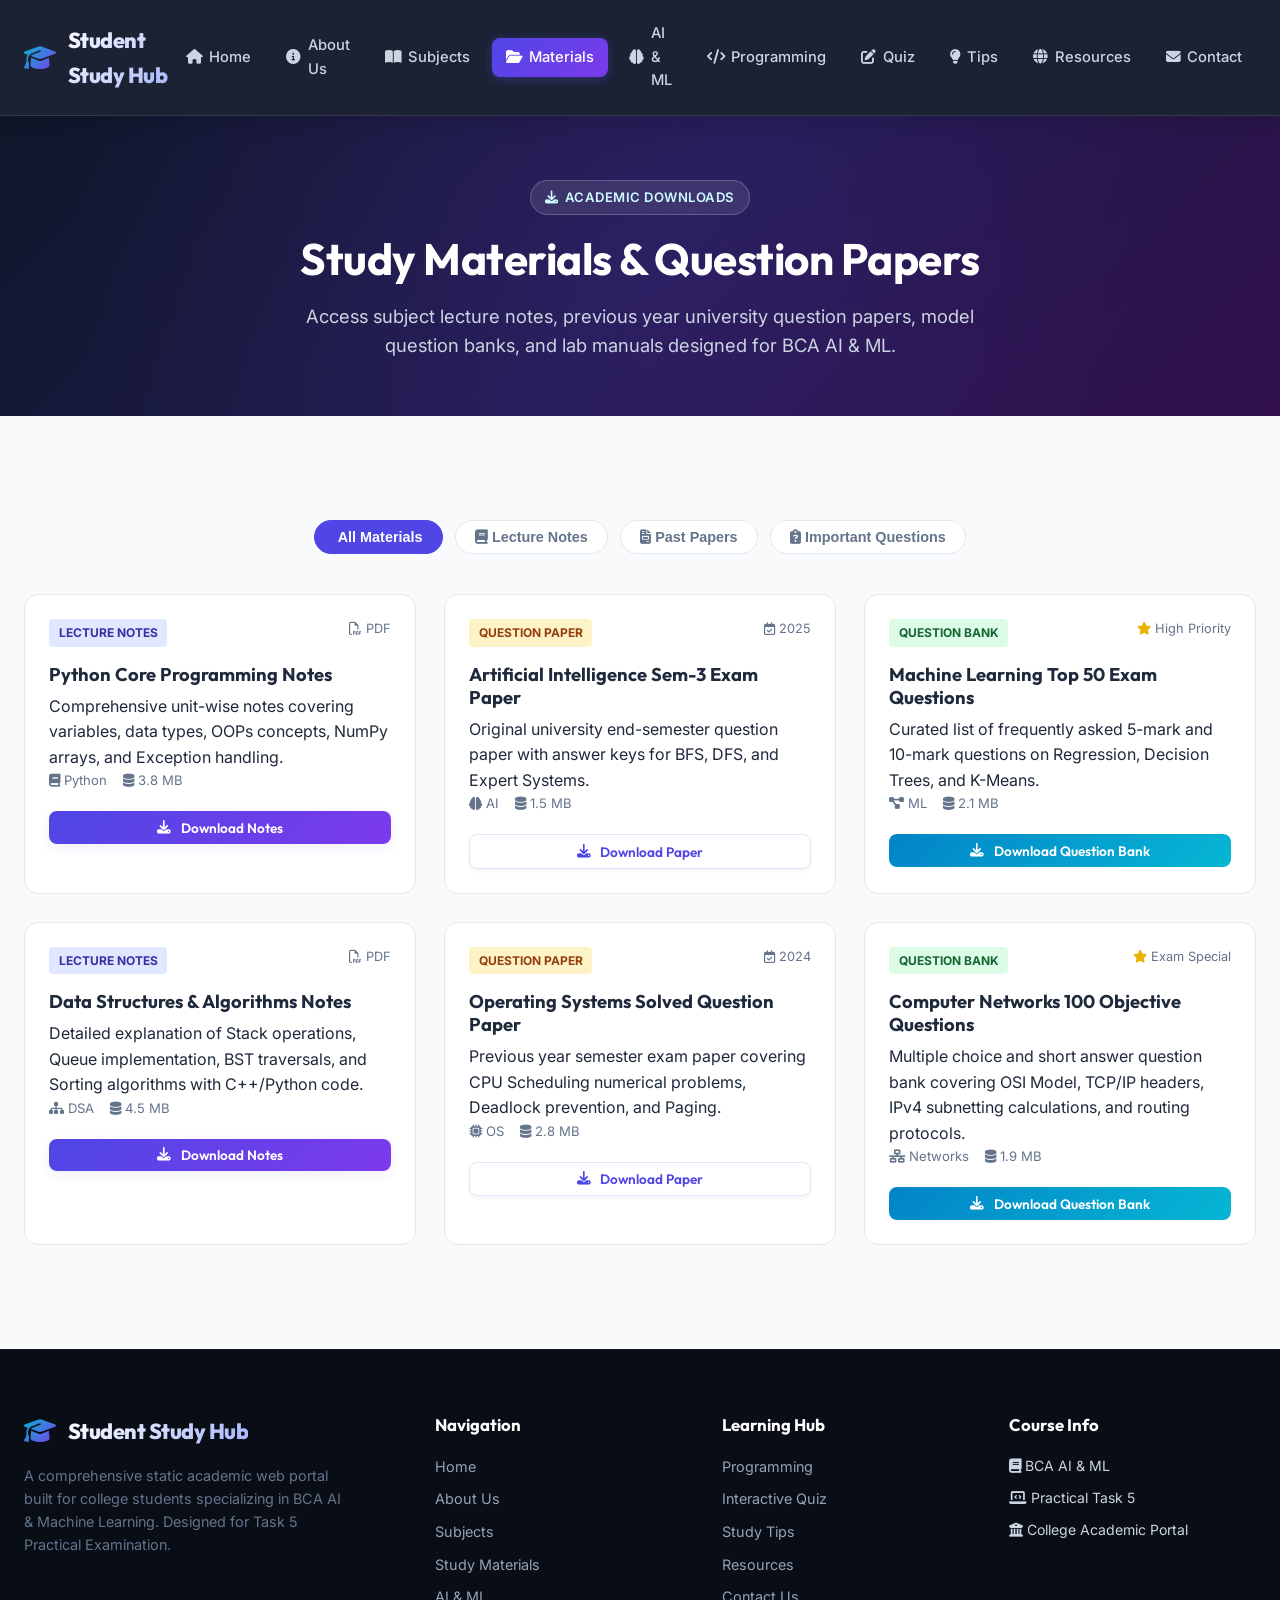
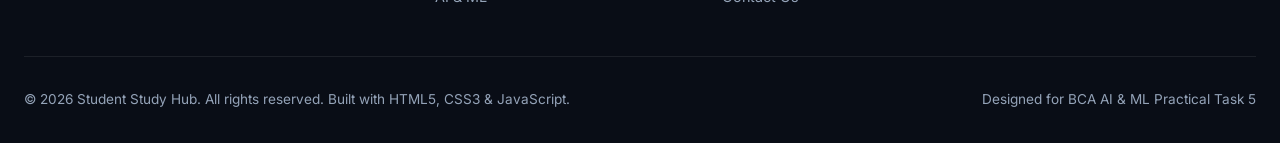
<file: study-materials.html>
<!DOCTYPE html>
<html lang="en">
<head>
  <meta charset="UTF-8">
  <meta name="viewport" content="width=device-width, initial-scale=1.0">
  <title>Study Materials | Student Study Hub</title>
  <!-- Google Fonts -->
  <link rel="preconnect" href="https://fonts.googleapis.com">
  <link rel="preconnect" href="https://fonts.gstatic.com" crossorigin>
  <link href="https://fonts.googleapis.com/css2?family=Inter:wght@300;400;500;600;700&family=Outfit:wght@400;500;600;700;800&display=swap" rel="stylesheet">
  <!-- Font Awesome CDN -->
  <link rel="stylesheet" href="https://cdnjs.cloudflare.com/ajax/libs/font-awesome/6.5.1/css/all.min.css">
  <!-- Custom CSS -->
  <link rel="stylesheet" href="style.css">
</head>
<body>

  <!-- Navigation Bar -->
  <nav class="navbar">
    <div class="nav-container">
      <a href="index.html" class="logo">
        <i class="fa-solid fa-graduation-cap"></i>
        <span>Student Study Hub</span>
      </a>
      <button class="hamburger" aria-label="Toggle navigation">
        <i class="fa-solid fa-bars"></i>
      </button>
      <ul class="nav-menu">
        <li><a href="index.html" class="nav-link"><i class="fa-solid fa-house"></i> Home</a></li>
        <li><a href="about.html" class="nav-link"><i class="fa-solid fa-circle-info"></i> About Us</a></li>
        <li><a href="subjects.html" class="nav-link"><i class="fa-solid fa-book-open"></i> Subjects</a></li>
        <li><a href="study-materials.html" class="nav-link"><i class="fa-solid fa-folder-open"></i> Materials</a></li>
        <li><a href="ai-ml.html" class="nav-link"><i class="fa-solid fa-brain"></i> AI & ML</a></li>
        <li><a href="programming.html" class="nav-link"><i class="fa-solid fa-code"></i> Programming</a></li>
        <li><a href="quiz.html" class="nav-link"><i class="fa-solid fa-pen-to-square"></i> Quiz</a></li>
        <li><a href="study-tips.html" class="nav-link"><i class="fa-solid fa-lightbulb"></i> Tips</a></li>
        <li><a href="resources.html" class="nav-link"><i class="fa-solid fa-globe"></i> Resources</a></li>
        <li><a href="contact.html" class="nav-link"><i class="fa-solid fa-envelope"></i> Contact</a></li>
      </ul>
    </div>
  </nav>

  <!-- Page Header -->
  <header class="page-header">
    <div class="header-content">
      <span class="badge"><i class="fa-solid fa-download"></i> Academic Downloads</span>
      <h1>Study Materials & Question Papers</h1>
      <p>Access subject lecture notes, previous year university question papers, model question banks, and lab manuals designed for BCA AI & ML.</p>
    </div>
  </header>

  <!-- Main Content -->
  <main>
    <section class="section">
      <div class="container">
        
        <!-- Category Filter Buttons -->
        <div class="material-filter">
          <button class="filter-btn active" onclick="filterMaterials('all')"><i class="fa-solid fa-grid-2"></i> All Materials</button>
          <button class="filter-btn" onclick="filterMaterials('notes')"><i class="fa-solid fa-book"></i> Lecture Notes</button>
          <button class="filter-btn" onclick="filterMaterials('paper')"><i class="fa-solid fa-file-invoice"></i> Past Papers</button>
          <button class="filter-btn" onclick="filterMaterials('questions')"><i class="fa-solid fa-clipboard-question"></i> Important Questions</button>
        </div>

        <div class="grid grid-3" id="materials-grid">
          
          <!-- Item 1: Python Notes -->
          <div class="material-card" data-category="notes">
            <div class="material-header">
              <span class="material-type type-notes">Lecture Notes</span>
              <span style="color: var(--text-muted); font-size: 0.8rem;"><i class="fa-regular fa-file-pdf"></i> PDF</span>
            </div>
            <h3>Python Core Programming Notes</h3>
            <p>Comprehensive unit-wise notes covering variables, data types, OOPs concepts, NumPy arrays, and Exception handling.</p>
            <div class="material-meta">
              <span><i class="fa-solid fa-book"></i> Python</span>
              <span><i class="fa-solid fa-database"></i> 3.8 MB</span>
            </div>
            <button class="btn btn-primary btn-sm download-btn" data-material="Python Core Notes PDF"><i class="fa-solid fa-download"></i> Download Notes</button>
          </div>

          <!-- Item 2: AI Past Paper -->
          <div class="material-card" data-category="paper">
            <div class="material-header">
              <span class="material-type type-paper">Question Paper</span>
              <span style="color: var(--text-muted); font-size: 0.8rem;"><i class="fa-regular fa-calendar-check"></i> 2025</span>
            </div>
            <h3>Artificial Intelligence Sem-3 Exam Paper</h3>
            <p>Original university end-semester question paper with answer keys for BFS, DFS, and Expert Systems.</p>
            <div class="material-meta">
              <span><i class="fa-solid fa-brain"></i> AI</span>
              <span><i class="fa-solid fa-database"></i> 1.5 MB</span>
            </div>
            <button class="btn btn-secondary btn-sm download-btn" data-material="AI 2025 Exam Paper PDF"><i class="fa-solid fa-download"></i> Download Paper</button>
          </div>

          <!-- Item 3: ML Important Questions -->
          <div class="material-card" data-category="questions">
            <div class="material-header">
              <span class="material-type type-questions">Question Bank</span>
              <span style="color: var(--text-muted); font-size: 0.8rem;"><i class="fa-solid fa-star" style="color:#eab308;"></i> High Priority</span>
            </div>
            <h3>Machine Learning Top 50 Exam Questions</h3>
            <p>Curated list of frequently asked 5-mark and 10-mark questions on Regression, Decision Trees, and K-Means.</p>
            <div class="material-meta">
              <span><i class="fa-solid fa-diagram-project"></i> ML</span>
              <span><i class="fa-solid fa-database"></i> 2.1 MB</span>
            </div>
            <button class="btn btn-accent btn-sm download-btn" data-material="ML Top 50 Questions PDF"><i class="fa-solid fa-download"></i> Download Question Bank</button>
          </div>

          <!-- Item 4: Data Structures Notes -->
          <div class="material-card" data-category="notes">
            <div class="material-header">
              <span class="material-type type-notes">Lecture Notes</span>
              <span style="color: var(--text-muted); font-size: 0.8rem;"><i class="fa-regular fa-file-pdf"></i> PDF</span>
            </div>
            <h3>Data Structures & Algorithms Notes</h3>
            <p>Detailed explanation of Stack operations, Queue implementation, BST traversals, and Sorting algorithms with C++/Python code.</p>
            <div class="material-meta">
              <span><i class="fa-solid fa-sitemap"></i> DSA</span>
              <span><i class="fa-solid fa-database"></i> 4.5 MB</span>
            </div>
            <button class="btn btn-primary btn-sm download-btn" data-material="DSA Complete Notes PDF"><i class="fa-solid fa-download"></i> Download Notes</button>
          </div>

          <!-- Item 5: Operating Systems Past Paper -->
          <div class="material-card" data-category="paper">
            <div class="material-header">
              <span class="material-type type-paper">Question Paper</span>
              <span style="color: var(--text-muted); font-size: 0.8rem;"><i class="fa-regular fa-calendar-check"></i> 2024</span>
            </div>
            <h3>Operating Systems Solved Question Paper</h3>
            <p>Previous year semester exam paper covering CPU Scheduling numerical problems, Deadlock prevention, and Paging.</p>
            <div class="material-meta">
              <span><i class="fa-solid fa-microchip"></i> OS</span>
              <span><i class="fa-solid fa-database"></i> 2.8 MB</span>
            </div>
            <button class="btn btn-secondary btn-sm download-btn" data-material="OS Solved Paper 2024 PDF"><i class="fa-solid fa-download"></i> Download Paper</button>
          </div>

          <!-- Item 6: Computer Networks Important Questions -->
          <div class="material-card" data-category="questions">
            <div class="material-header">
              <span class="material-type type-questions">Question Bank</span>
              <span style="color: var(--text-muted); font-size: 0.8rem;"><i class="fa-solid fa-star" style="color:#eab308;"></i> Exam Special</span>
            </div>
            <h3>Computer Networks 100 Objective Questions</h3>
            <p>Multiple choice and short answer question bank covering OSI Model, TCP/IP headers, IPv4 subnetting calculations, and routing protocols.</p>
            <div class="material-meta">
              <span><i class="fa-solid fa-network-wired"></i> Networks</span>
              <span><i class="fa-solid fa-database"></i> 1.9 MB</span>
            </div>
            <button class="btn btn-accent btn-sm download-btn" data-material="CN 100 Question Bank PDF"><i class="fa-solid fa-download"></i> Download Question Bank</button>
          </div>

        </div>
      </div>
    </section>
  </main>

  <!-- JavaScript for Filtering -->
  <script>
    function filterMaterials(cat) {
      const btns = document.querySelectorAll('.filter-btn');
      btns.forEach(b => b.classList.remove('active'));
      event.target.classList.add('active');

      const cards = document.querySelectorAll('.material-card');
      cards.forEach(card => {
        if (cat === 'all' || card.getAttribute('data-category') === cat) {
          card.style.display = 'flex';
        } else {
          card.style.display = 'none';
        }
      });
    }
  </script>

  <!-- Footer -->
  <footer class="footer">
    <div class="footer-container">
      <div class="footer-brand">
        <div class="logo">
          <i class="fa-solid fa-graduation-cap"></i>
          <span>Student Study Hub</span>
        </div>
        <p>A comprehensive static academic web portal built for college students specializing in BCA AI & Machine Learning. Designed for Task 5 Practical Examination.</p>
      </div>

      <div class="footer-column">
        <h4>Navigation</h4>
        <div class="footer-links">
          <a href="index.html">Home</a>
          <a href="about.html">About Us</a>
          <a href="subjects.html">Subjects</a>
          <a href="study-materials.html">Study Materials</a>
          <a href="ai-ml.html">AI & ML</a>
        </div>
      </div>

      <div class="footer-column">
        <h4>Learning Hub</h4>
        <div class="footer-links">
          <a href="programming.html">Programming</a>
          <a href="quiz.html">Interactive Quiz</a>
          <a href="study-tips.html">Study Tips</a>
          <a href="resources.html">Resources</a>
          <a href="contact.html">Contact Us</a>
        </div>
      </div>

      <div class="footer-column">
        <h4>Course Info</h4>
        <div class="footer-links">
          <span style="color: #cbd5e1; font-size: 0.88rem;"><i class="fa-solid fa-book"></i> BCA AI & ML</span>
          <span style="color: #cbd5e1; font-size: 0.88rem;"><i class="fa-solid fa-laptop-code"></i> Practical Task 5</span>
          <span style="color: #cbd5e1; font-size: 0.88rem;"><i class="fa-solid fa-building-columns"></i> College Academic Portal</span>
        </div>
      </div>
    </div>

    <div class="footer-bottom">
      <p>&copy; 2026 Student Study Hub. All rights reserved. Built with HTML5, CSS3 & JavaScript.</p>
      <p>Designed for BCA AI & ML Practical Task 5</p>
    </div>
  </footer>

  <script src="script.js"></script>
</body>
</html>
</file>
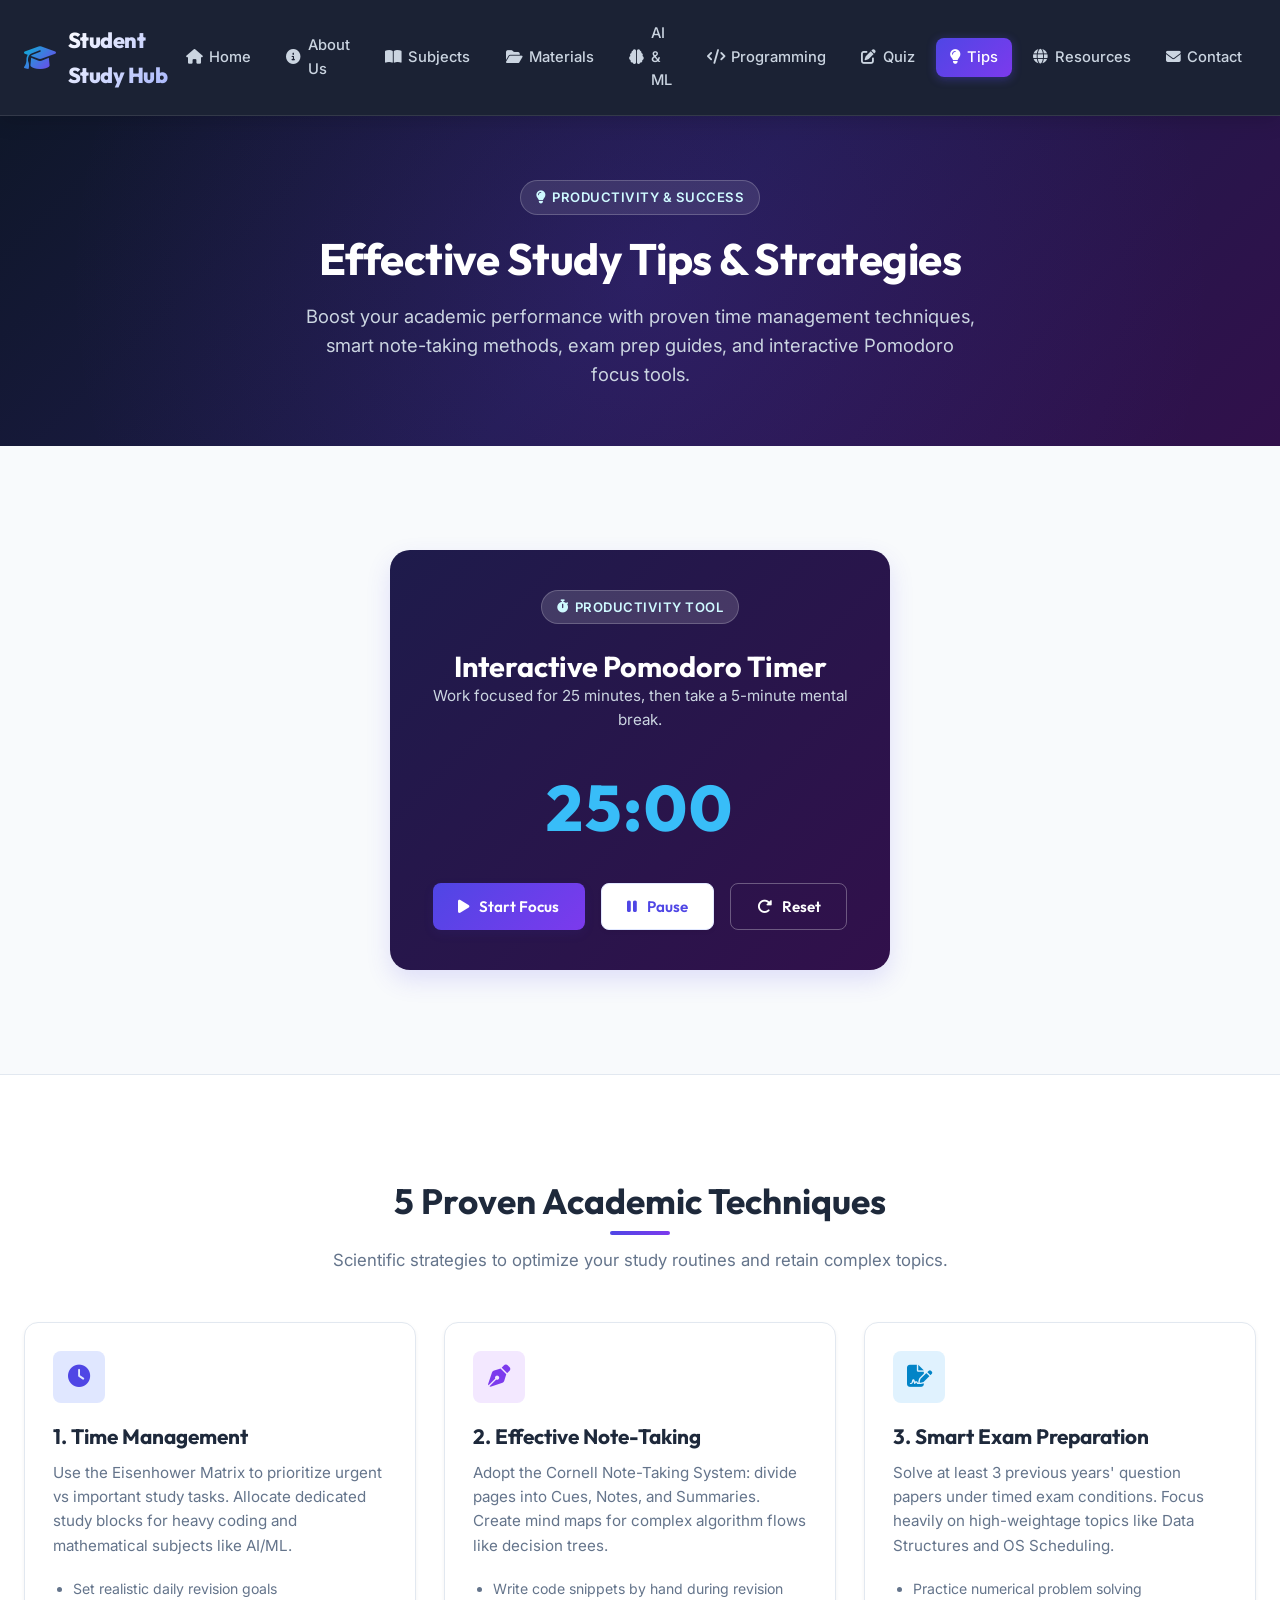
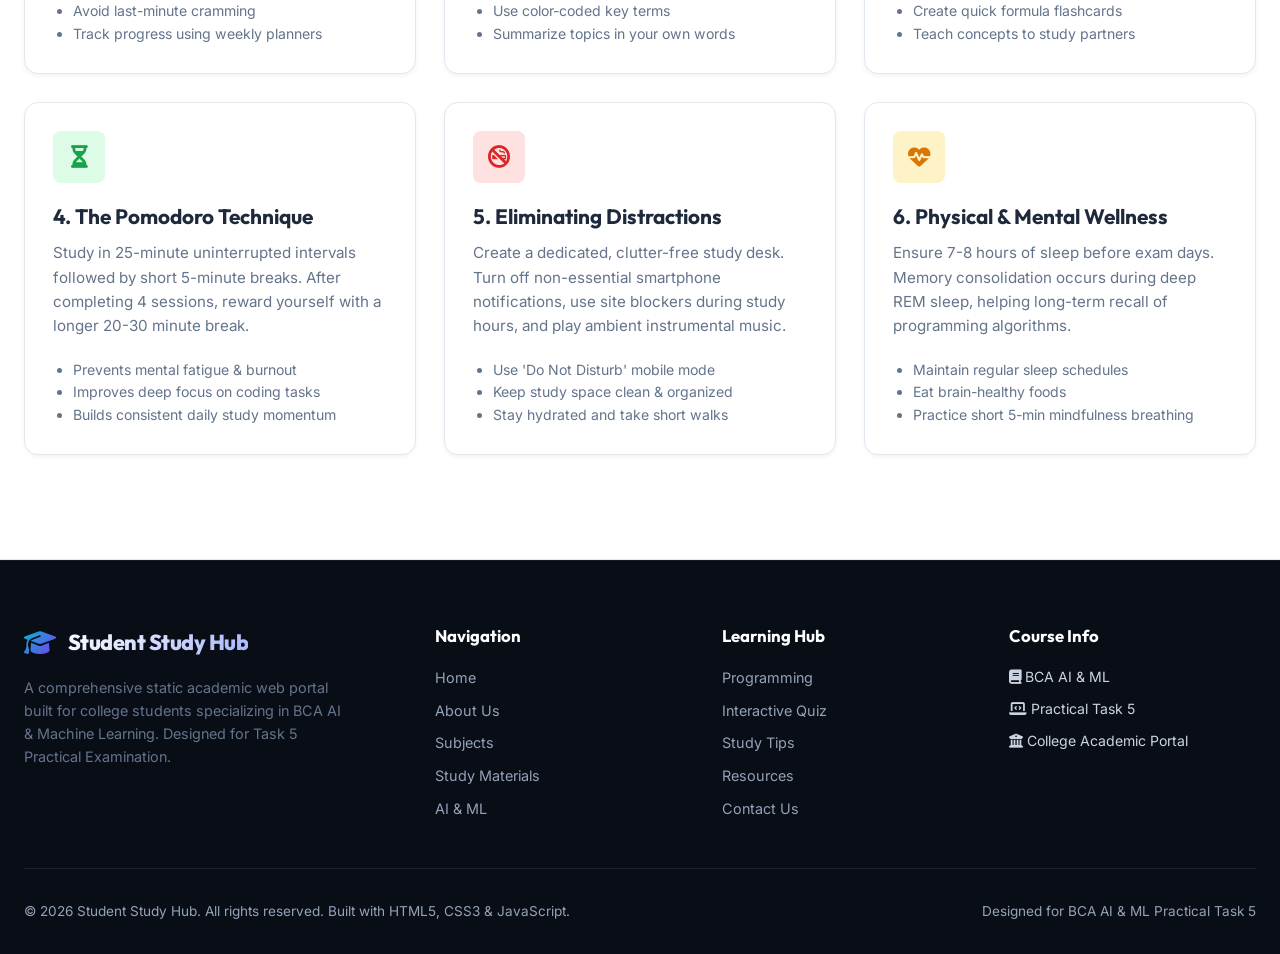
<file: study-tips.html>
<!DOCTYPE html>
<html lang="en">
<head>
  <meta charset="UTF-8">
  <meta name="viewport" content="width=device-width, initial-scale=1.0">
  <title>Study Tips & Techniques | Student Study Hub</title>
  <!-- Google Fonts -->
  <link rel="preconnect" href="https://fonts.googleapis.com">
  <link rel="preconnect" href="https://fonts.gstatic.com" crossorigin>
  <link href="https://fonts.googleapis.com/css2?family=Inter:wght@300;400;500;600;700&family=Outfit:wght@400;500;600;700;800&display=swap" rel="stylesheet">
  <!-- Font Awesome CDN -->
  <link rel="stylesheet" href="https://cdnjs.cloudflare.com/ajax/libs/font-awesome/6.5.1/css/all.min.css">
  <!-- Custom CSS -->
  <link rel="stylesheet" href="style.css">
</head>
<body>

  <!-- Navigation Bar -->
  <nav class="navbar">
    <div class="nav-container">
      <a href="index.html" class="logo">
        <i class="fa-solid fa-graduation-cap"></i>
        <span>Student Study Hub</span>
      </a>
      <button class="hamburger" aria-label="Toggle navigation">
        <i class="fa-solid fa-bars"></i>
      </button>
      <ul class="nav-menu">
        <li><a href="index.html" class="nav-link"><i class="fa-solid fa-house"></i> Home</a></li>
        <li><a href="about.html" class="nav-link"><i class="fa-solid fa-circle-info"></i> About Us</a></li>
        <li><a href="subjects.html" class="nav-link"><i class="fa-solid fa-book-open"></i> Subjects</a></li>
        <li><a href="study-materials.html" class="nav-link"><i class="fa-solid fa-folder-open"></i> Materials</a></li>
        <li><a href="ai-ml.html" class="nav-link"><i class="fa-solid fa-brain"></i> AI & ML</a></li>
        <li><a href="programming.html" class="nav-link"><i class="fa-solid fa-code"></i> Programming</a></li>
        <li><a href="quiz.html" class="nav-link"><i class="fa-solid fa-pen-to-square"></i> Quiz</a></li>
        <li><a href="study-tips.html" class="nav-link"><i class="fa-solid fa-lightbulb"></i> Tips</a></li>
        <li><a href="resources.html" class="nav-link"><i class="fa-solid fa-globe"></i> Resources</a></li>
        <li><a href="contact.html" class="nav-link"><i class="fa-solid fa-envelope"></i> Contact</a></li>
      </ul>
    </div>
  </nav>

  <!-- Page Header -->
  <header class="page-header">
    <div class="header-content">
      <span class="badge"><i class="fa-solid fa-lightbulb"></i> Productivity & Success</span>
      <h1>Effective Study Tips & Strategies</h1>
      <p>Boost your academic performance with proven time management techniques, smart note-taking methods, exam prep guides, and interactive Pomodoro focus tools.</p>
    </div>
  </header>

  <!-- Main Content -->
  <main>

    <!-- Interactive Pomodoro Timer Widget -->
    <section class="section">
      <div class="container">
        <div class="pomodoro-card">
          <span class="badge" style="background: rgba(255,255,255,0.15);"><i class="fa-solid fa-stopwatch"></i> Productivity Tool</span>
          <h2 style="color: #ffffff; font-size: 1.8rem; margin-top: 0.5rem;">Interactive Pomodoro Timer</h2>
          <p style="color: #cbd5e1; font-size: 0.95rem;">Work focused for 25 minutes, then take a 5-minute mental break.</p>
          
          <div class="timer-display" id="pomodoro-display">25:00</div>
          
          <div class="timer-controls">
            <button id="pomo-start" class="btn btn-primary"><i class="fa-solid fa-play"></i> Start Focus</button>
            <button id="pomo-pause" class="btn btn-secondary" disabled><i class="fa-solid fa-pause"></i> Pause</button>
            <button id="pomo-reset" class="btn btn-outline"><i class="fa-solid fa-rotate-right"></i> Reset</button>
          </div>
        </div>
      </div>
    </section>

    <!-- Essential Study Tips Cards -->
    <section class="section" style="background: var(--light-card); border-top: 1px solid var(--border-color); border-bottom: 1px solid var(--border-color);">
      <div class="container">
        <div class="section-header">
          <h2>5 Proven Academic Techniques</h2>
          <p>Scientific strategies to optimize your study routines and retain complex topics.</p>
        </div>

        <div class="grid grid-3">
          
          <!-- Tip 1: Time Management -->
          <div class="card">
            <div class="card-icon"><i class="fa-solid fa-clock"></i></div>
            <h3>1. Time Management</h3>
            <p>Use the Eisenhower Matrix to prioritize urgent vs important study tasks. Allocate dedicated study blocks for heavy coding and mathematical subjects like AI/ML.</p>
            <ul style="font-size: 0.88rem; color: var(--text-muted); list-style: disc; margin-left: 1.25rem;">
              <li>Set realistic daily revision goals</li>
              <li>Avoid last-minute cramming</li>
              <li>Track progress using weekly planners</li>
            </ul>
          </div>

          <!-- Tip 2: Effective Note-Taking -->
          <div class="card">
            <div class="card-icon purple"><i class="fa-solid fa-pen-nib"></i></div>
            <h3>2. Effective Note-Taking</h3>
            <p>Adopt the Cornell Note-Taking System: divide pages into Cues, Notes, and Summaries. Create mind maps for complex algorithm flows like decision trees.</p>
            <ul style="font-size: 0.88rem; color: var(--text-muted); list-style: disc; margin-left: 1.25rem;">
              <li>Write code snippets by hand during revision</li>
              <li>Use color-coded key terms</li>
              <li>Summarize topics in your own words</li>
            </ul>
          </div>

          <!-- Tip 3: Exam Preparation -->
          <div class="card">
            <div class="card-icon cyan"><i class="fa-solid fa-file-signature"></i></div>
            <h3>3. Smart Exam Preparation</h3>
            <p>Solve at least 3 previous years' question papers under timed exam conditions. Focus heavily on high-weightage topics like Data Structures and OS Scheduling.</p>
            <ul style="font-size: 0.88rem; color: var(--text-muted); list-style: disc; margin-left: 1.25rem;">
              <li>Practice numerical problem solving</li>
              <li>Create quick formula flashcards</li>
              <li>Teach concepts to study partners</li>
            </ul>
          </div>

          <!-- Tip 4: The Pomodoro Technique -->
          <div class="card">
            <div class="card-icon green"><i class="fa-solid fa-hourglass-half"></i></div>
            <h3>4. The Pomodoro Technique</h3>
            <p>Study in 25-minute uninterrupted intervals followed by short 5-minute breaks. After completing 4 sessions, reward yourself with a longer 20-30 minute break.</p>
            <ul style="font-size: 0.88rem; color: var(--text-muted); list-style: disc; margin-left: 1.25rem;">
              <li>Prevents mental fatigue & burnout</li>
              <li>Improves deep focus on coding tasks</li>
              <li>Builds consistent daily study momentum</li>
            </ul>
          </div>

          <!-- Tip 5: Reducing Distractions -->
          <div class="card">
            <div class="card-icon" style="background: #fee2e2; color: #dc2626;"><i class="fa-solid fa-ban-smoking"></i></div>
            <h3>5. Eliminating Distractions</h3>
            <p>Create a dedicated, clutter-free study desk. Turn off non-essential smartphone notifications, use site blockers during study hours, and play ambient instrumental music.</p>
            <ul style="font-size: 0.88rem; color: var(--text-muted); list-style: disc; margin-left: 1.25rem;">
              <li>Use 'Do Not Disturb' mobile mode</li>
              <li>Keep study space clean & organized</li>
              <li>Stay hydrated and take short walks</li>
            </ul>
          </div>

          <!-- Tip 6: Healthy Study Habits -->
          <div class="card">
            <div class="card-icon" style="background: #fef3c7; color: #d97706;"><i class="fa-solid fa-heart-pulse"></i></div>
            <h3>6. Physical & Mental Wellness</h3>
            <p>Ensure 7-8 hours of sleep before exam days. Memory consolidation occurs during deep REM sleep, helping long-term recall of programming algorithms.</p>
            <ul style="font-size: 0.88rem; color: var(--text-muted); list-style: disc; margin-left: 1.25rem;">
              <li>Maintain regular sleep schedules</li>
              <li>Eat brain-healthy foods</li>
              <li>Practice short 5-min mindfulness breathing</li>
            </ul>
          </div>

        </div>
      </div>
    </section>
  </main>

  <!-- Footer -->
  <footer class="footer">
    <div class="footer-container">
      <div class="footer-brand">
        <div class="logo">
          <i class="fa-solid fa-graduation-cap"></i>
          <span>Student Study Hub</span>
        </div>
        <p>A comprehensive static academic web portal built for college students specializing in BCA AI & Machine Learning. Designed for Task 5 Practical Examination.</p>
      </div>

      <div class="footer-column">
        <h4>Navigation</h4>
        <div class="footer-links">
          <a href="index.html">Home</a>
          <a href="about.html">About Us</a>
          <a href="subjects.html">Subjects</a>
          <a href="study-materials.html">Study Materials</a>
          <a href="ai-ml.html">AI & ML</a>
        </div>
      </div>

      <div class="footer-column">
        <h4>Learning Hub</h4>
        <div class="footer-links">
          <a href="programming.html">Programming</a>
          <a href="quiz.html">Interactive Quiz</a>
          <a href="study-tips.html">Study Tips</a>
          <a href="resources.html">Resources</a>
          <a href="contact.html">Contact Us</a>
        </div>
      </div>

      <div class="footer-column">
        <h4>Course Info</h4>
        <div class="footer-links">
          <span style="color: #cbd5e1; font-size: 0.88rem;"><i class="fa-solid fa-book"></i> BCA AI & ML</span>
          <span style="color: #cbd5e1; font-size: 0.88rem;"><i class="fa-solid fa-laptop-code"></i> Practical Task 5</span>
          <span style="color: #cbd5e1; font-size: 0.88rem;"><i class="fa-solid fa-building-columns"></i> College Academic Portal</span>
        </div>
      </div>
    </div>

    <div class="footer-bottom">
      <p>&copy; 2026 Student Study Hub. All rights reserved. Built with HTML5, CSS3 & JavaScript.</p>
      <p>Designed for BCA AI & ML Practical Task 5</p>
    </div>
  </footer>

  <script src="script.js"></script>
</body>
</html>
</file>
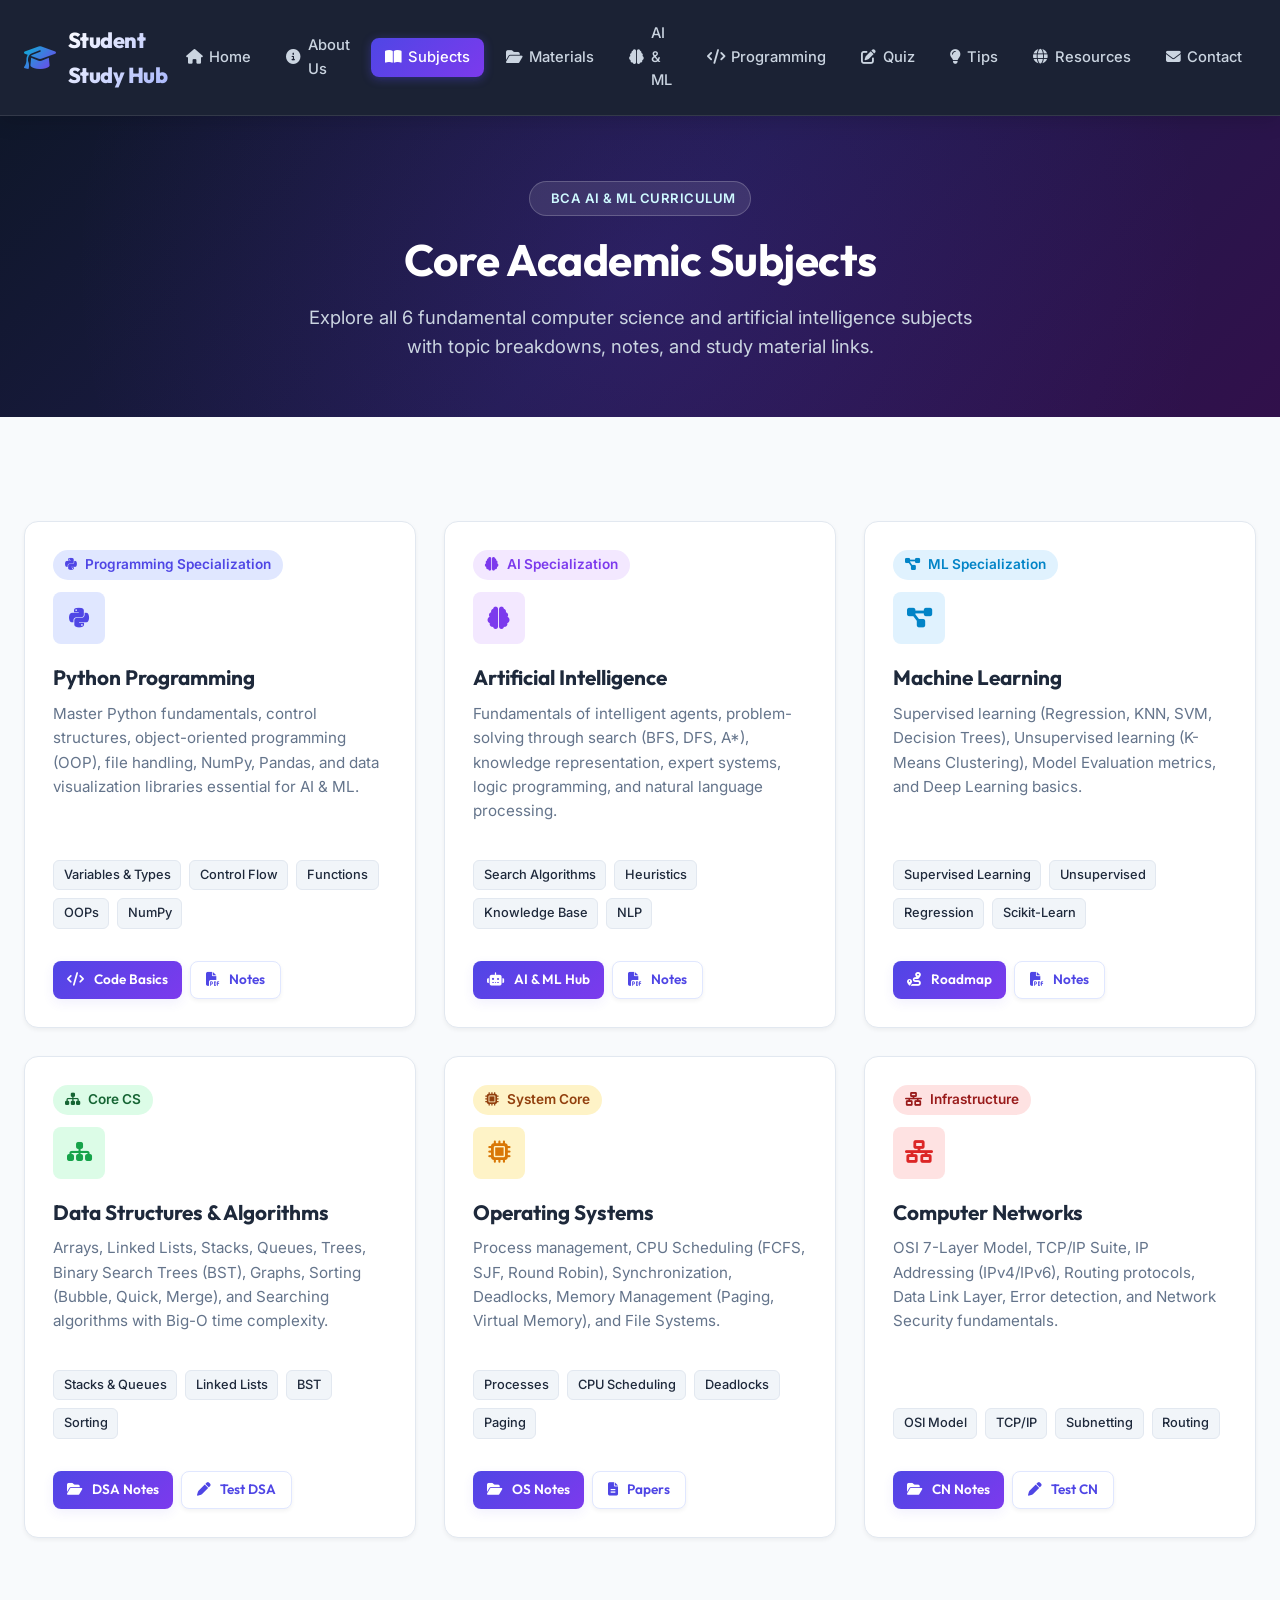
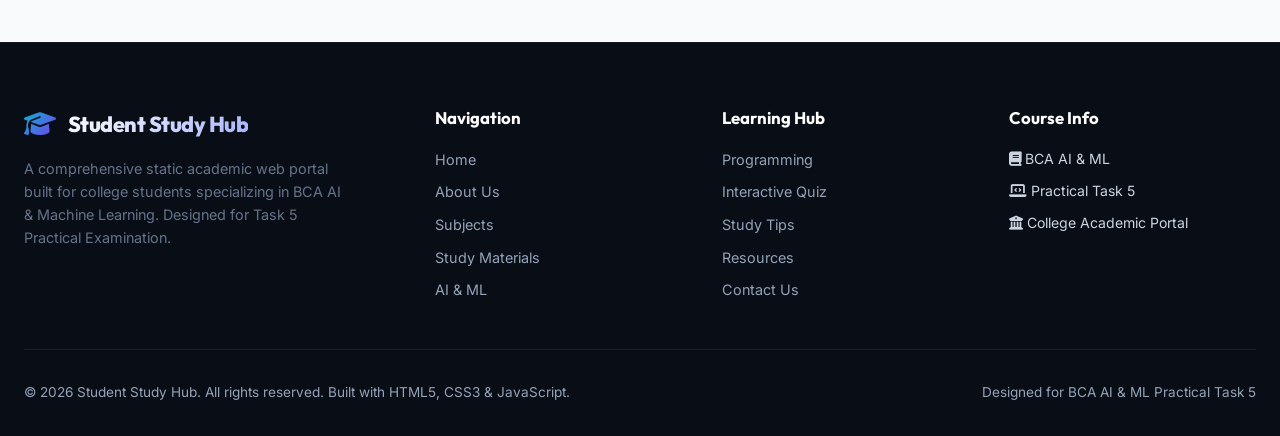
<file: subjects.html>
<!DOCTYPE html>
<html lang="en">
<head>
  <meta charset="UTF-8">
  <meta name="viewport" content="width=device-width, initial-scale=1.0">
  <title>Core Subjects | Student Study Hub</title>
  <!-- Google Fonts -->
  <link rel="preconnect" href="https://fonts.googleapis.com">
  <link rel="preconnect" href="https://fonts.gstatic.com" crossorigin>
  <link href="https://fonts.googleapis.com/css2?family=Inter:wght@300;400;500;600;700&family=Outfit:wght@400;500;600;700;800&display=swap" rel="stylesheet">
  <!-- Font Awesome CDN -->
  <link rel="stylesheet" href="https://cdnjs.cloudflare.com/ajax/libs/font-awesome/6.5.1/css/all.min.css">
  <!-- Custom CSS -->
  <link rel="stylesheet" href="style.css">
</head>
<body>

  <!-- Navigation Bar -->
  <nav class="navbar">
    <div class="nav-container">
      <a href="index.html" class="logo">
        <i class="fa-solid fa-graduation-cap"></i>
        <span>Student Study Hub</span>
      </a>
      <button class="hamburger" aria-label="Toggle navigation">
        <i class="fa-solid fa-bars"></i>
      </button>
      <ul class="nav-menu">
        <li><a href="index.html" class="nav-link"><i class="fa-solid fa-house"></i> Home</a></li>
        <li><a href="about.html" class="nav-link"><i class="fa-solid fa-circle-info"></i> About Us</a></li>
        <li><a href="subjects.html" class="nav-link"><i class="fa-solid fa-book-open"></i> Subjects</a></li>
        <li><a href="study-materials.html" class="nav-link"><i class="fa-solid fa-folder-open"></i> Materials</a></li>
        <li><a href="ai-ml.html" class="nav-link"><i class="fa-solid fa-brain"></i> AI & ML</a></li>
        <li><a href="programming.html" class="nav-link"><i class="fa-solid fa-code"></i> Programming</a></li>
        <li><a href="quiz.html" class="nav-link"><i class="fa-solid fa-pen-to-square"></i> Quiz</a></li>
        <li><a href="study-tips.html" class="nav-link"><i class="fa-solid fa-lightbulb"></i> Tips</a></li>
        <li><a href="resources.html" class="nav-link"><i class="fa-solid fa-globe"></i> Resources</a></li>
        <li><a href="contact.html" class="nav-link"><i class="fa-solid fa-envelope"></i> Contact</a></li>
      </ul>
    </div>
  </nav>

  <!-- Page Header -->
  <header class="page-header">
    <div class="header-content">
      <span class="badge"><i class="fa-solid fa-books"></i> BCA AI & ML Curriculum</span>
      <h1>Core Academic Subjects</h1>
      <p>Explore all 6 fundamental computer science and artificial intelligence subjects with topic breakdowns, notes, and study material links.</p>
    </div>
  </header>

  <!-- Main Content -->
  <main>
    <section class="section">
      <div class="container">
        <div class="grid grid-3">
          
          <!-- 1. Python -->
          <div class="card">
            <div class="subject-banner"><i class="fa-brands fa-python"></i> Programming Specialization</div>
            <div class="card-icon"><i class="fa-brands fa-python"></i></div>
            <h3>Python Programming</h3>
            <p>Master Python fundamentals, control structures, object-oriented programming (OOP), file handling, NumPy, Pandas, and data visualization libraries essential for AI & ML.</p>
            <div class="topic-list">
              <span class="topic-tag">Variables & Types</span>
              <span class="topic-tag">Control Flow</span>
              <span class="topic-tag">Functions</span>
              <span class="topic-tag">OOPs</span>
              <span class="topic-tag">NumPy</span>
            </div>
            <div style="margin-top: 1rem; display: flex; gap: 0.5rem;">
              <a href="programming.html" class="btn btn-primary btn-sm"><i class="fa-solid fa-code"></i> Code Basics</a>
              <a href="study-materials.html" class="btn btn-secondary btn-sm"><i class="fa-solid fa-file-pdf"></i> Notes</a>
            </div>
          </div>

          <!-- 2. Artificial Intelligence -->
          <div class="card">
            <div class="subject-banner" style="background: #f3e8ff; color: var(--secondary);"><i class="fa-solid fa-brain"></i> AI Specialization</div>
            <div class="card-icon purple"><i class="fa-solid fa-brain"></i></div>
            <h3>Artificial Intelligence</h3>
            <p>Fundamentals of intelligent agents, problem-solving through search (BFS, DFS, A*), knowledge representation, expert systems, logic programming, and natural language processing.</p>
            <div class="topic-list">
              <span class="topic-tag">Search Algorithms</span>
              <span class="topic-tag">Heuristics</span>
              <span class="topic-tag">Knowledge Base</span>
              <span class="topic-tag">NLP</span>
            </div>
            <div style="margin-top: 1rem; display: flex; gap: 0.5rem;">
              <a href="ai-ml.html" class="btn btn-primary btn-sm"><i class="fa-solid fa-robot"></i> AI & ML Hub</a>
              <a href="study-materials.html" class="btn btn-secondary btn-sm"><i class="fa-solid fa-file-pdf"></i> Notes</a>
            </div>
          </div>

          <!-- 3. Machine Learning -->
          <div class="card">
            <div class="subject-banner" style="background: #e0f2fe; color: #0284c7;"><i class="fa-solid fa-diagram-project"></i> ML Specialization</div>
            <div class="card-icon cyan"><i class="fa-solid fa-diagram-project"></i></div>
            <h3>Machine Learning</h3>
            <p>Supervised learning (Regression, KNN, SVM, Decision Trees), Unsupervised learning (K-Means Clustering), Model Evaluation metrics, and Deep Learning basics.</p>
            <div class="topic-list">
              <span class="topic-tag">Supervised Learning</span>
              <span class="topic-tag">Unsupervised</span>
              <span class="topic-tag">Regression</span>
              <span class="topic-tag">Scikit-Learn</span>
            </div>
            <div style="margin-top: 1rem; display: flex; gap: 0.5rem;">
              <a href="ai-ml.html" class="btn btn-primary btn-sm"><i class="fa-solid fa-route"></i> Roadmap</a>
              <a href="study-materials.html" class="btn btn-secondary btn-sm"><i class="fa-solid fa-file-pdf"></i> Notes</a>
            </div>
          </div>

          <!-- 4. Data Structures -->
          <div class="card">
            <div class="subject-banner" style="background: #dcfce7; color: #166534;"><i class="fa-solid fa-sitemap"></i> Core CS</div>
            <div class="card-icon green"><i class="fa-solid fa-sitemap"></i></div>
            <h3>Data Structures & Algorithms</h3>
            <p>Arrays, Linked Lists, Stacks, Queues, Trees, Binary Search Trees (BST), Graphs, Sorting (Bubble, Quick, Merge), and Searching algorithms with Big-O time complexity.</p>
            <div class="topic-list">
              <span class="topic-tag">Stacks & Queues</span>
              <span class="topic-tag">Linked Lists</span>
              <span class="topic-tag">BST</span>
              <span class="topic-tag">Sorting</span>
            </div>
            <div style="margin-top: 1rem; display: flex; gap: 0.5rem;">
              <a href="study-materials.html" class="btn btn-primary btn-sm"><i class="fa-solid fa-folder-open"></i> DSA Notes</a>
              <a href="quiz.html" class="btn btn-secondary btn-sm"><i class="fa-solid fa-pen"></i> Test DSA</a>
            </div>
          </div>

          <!-- 5. Operating Systems -->
          <div class="card">
            <div class="subject-banner" style="background: #fef3c7; color: #92400e;"><i class="fa-solid fa-microchip"></i> System Core</div>
            <div class="card-icon" style="background: #fef3c7; color: #d97706;"><i class="fa-solid fa-microchip"></i></div>
            <h3>Operating Systems</h3>
            <p>Process management, CPU Scheduling (FCFS, SJF, Round Robin), Synchronization, Deadlocks, Memory Management (Paging, Virtual Memory), and File Systems.</p>
            <div class="topic-list">
              <span class="topic-tag">Processes</span>
              <span class="topic-tag">CPU Scheduling</span>
              <span class="topic-tag">Deadlocks</span>
              <span class="topic-tag">Paging</span>
            </div>
            <div style="margin-top: 1rem; display: flex; gap: 0.5rem;">
              <a href="study-materials.html" class="btn btn-primary btn-sm"><i class="fa-solid fa-folder-open"></i> OS Notes</a>
              <a href="study-materials.html" class="btn btn-secondary btn-sm"><i class="fa-solid fa-file-lines"></i> Papers</a>
            </div>
          </div>

          <!-- 6. Computer Networks -->
          <div class="card">
            <div class="subject-banner" style="background: #fee2e2; color: #991b1b;"><i class="fa-solid fa-network-wired"></i> Infrastructure</div>
            <div class="card-icon" style="background: #fee2e2; color: #dc2626;"><i class="fa-solid fa-network-wired"></i></div>
            <h3>Computer Networks</h3>
            <p>OSI 7-Layer Model, TCP/IP Suite, IP Addressing (IPv4/IPv6), Routing protocols, Data Link Layer, Error detection, and Network Security fundamentals.</p>
            <div class="topic-list">
              <span class="topic-tag">OSI Model</span>
              <span class="topic-tag">TCP/IP</span>
              <span class="topic-tag">Subnetting</span>
              <span class="topic-tag">Routing</span>
            </div>
            <div style="margin-top: 1rem; display: flex; gap: 0.5rem;">
              <a href="study-materials.html" class="btn btn-primary btn-sm"><i class="fa-solid fa-folder-open"></i> CN Notes</a>
              <a href="quiz.html" class="btn btn-secondary btn-sm"><i class="fa-solid fa-pen"></i> Test CN</a>
            </div>
          </div>

        </div>
      </div>
    </section>
  </main>

  <!-- Footer -->
  <footer class="footer">
    <div class="footer-container">
      <div class="footer-brand">
        <div class="logo">
          <i class="fa-solid fa-graduation-cap"></i>
          <span>Student Study Hub</span>
        </div>
        <p>A comprehensive static academic web portal built for college students specializing in BCA AI & Machine Learning. Designed for Task 5 Practical Examination.</p>
      </div>

      <div class="footer-column">
        <h4>Navigation</h4>
        <div class="footer-links">
          <a href="index.html">Home</a>
          <a href="about.html">About Us</a>
          <a href="subjects.html">Subjects</a>
          <a href="study-materials.html">Study Materials</a>
          <a href="ai-ml.html">AI & ML</a>
        </div>
      </div>

      <div class="footer-column">
        <h4>Learning Hub</h4>
        <div class="footer-links">
          <a href="programming.html">Programming</a>
          <a href="quiz.html">Interactive Quiz</a>
          <a href="study-tips.html">Study Tips</a>
          <a href="resources.html">Resources</a>
          <a href="contact.html">Contact Us</a>
        </div>
      </div>

      <div class="footer-column">
        <h4>Course Info</h4>
        <div class="footer-links">
          <span style="color: #cbd5e1; font-size: 0.88rem;"><i class="fa-solid fa-book"></i> BCA AI & ML</span>
          <span style="color: #cbd5e1; font-size: 0.88rem;"><i class="fa-solid fa-laptop-code"></i> Practical Task 5</span>
          <span style="color: #cbd5e1; font-size: 0.88rem;"><i class="fa-solid fa-building-columns"></i> College Academic Portal</span>
        </div>
      </div>
    </div>

    <div class="footer-bottom">
      <p>&copy; 2026 Student Study Hub. All rights reserved. Built with HTML5, CSS3 & JavaScript.</p>
      <p>Designed for BCA AI & ML Practical Task 5</p>
    </div>
  </footer>

  <script src="script.js"></script>
</body>
</html>
</file>
<file: style.css>
/* Student Study Hub - Modern Educational CSS Design System */
@import url('https://fonts.googleapis.com/css2?family=Inter:wght@300;400;500;600;700&family=Outfit:wght@400;500;600;700;800&display=swap');

:root {
  --primary: #4f46e5;
  --primary-hover: #4338ca;
  --primary-light: #e0e7ff;
  --secondary: #7c3aed;
  --secondary-hover: #6d28d9;
  --accent: #06b6d4;
  --accent-light: #cffaff;
  --dark-bg: #0f172a;
  --dark-card: #1e293b;
  --light-bg: #f8fafc;
  --light-card: #ffffff;
  --text-main: #1e293b;
  --text-muted: #64748b;
  --text-white: #ffffff;
  --border-color: #e2e8f0;
  --shadow-sm: 0 2px 4px rgba(0, 0, 0, 0.05);
  --shadow-md: 0 4px 12px rgba(79, 70, 229, 0.08);
  --shadow-lg: 0 10px 25px rgba(79, 70, 229, 0.15);
  --shadow-glow: 0 0 20px rgba(124, 58, 237, 0.25);
  --radius-sm: 8px;
  --radius-md: 14px;
  --radius-lg: 20px;
  --font-heading: 'Outfit', sans-serif;
  --font-body: 'Inter', sans-serif;
  --transition: all 0.3s ease;
}

* {
  margin: 0;
  padding: 0;
  box-sizing: border-box;
}

html {
  scroll-behavior: smooth;
}

body {
  font-family: var(--font-body);
  background-color: var(--light-bg);
  color: var(--text-main);
  line-height: 1.6;
  display: flex;
  flex-direction: column;
  min-height: 100vh;
}

/* Typography */
h1, h2, h3, h4, h5, h6 {
  font-family: var(--font-heading);
  font-weight: 700;
  line-height: 1.25;
  color: var(--text-main);
}

a {
  text-decoration: none;
  color: inherit;
  transition: var(--transition);
}

ul {
  list-style: none;
}

/* Navigation Bar */
.navbar {
  background: rgba(15, 23, 42, 0.95);
  backdrop-filter: blur(12px);
  position: sticky;
  top: 0;
  z-index: 1000;
  border-bottom: 1px solid rgba(255, 255, 255, 0.1);
  box-shadow: 0 4px 20px rgba(0, 0, 0, 0.15);
}

.nav-container {
  max-width: 1280px;
  margin: 0 auto;
  padding: 0.9rem 1.5rem;
  display: flex;
  justify-content: space-between;
  align-items: center;
}

.logo {
  display: flex;
  align-items: center;
  gap: 0.75rem;
  color: var(--text-white);
  font-family: var(--font-heading);
  font-weight: 800;
  font-size: 1.35rem;
  letter-spacing: -0.5px;
}

.logo i {
  color: var(--accent);
  font-size: 1.6rem;
  background: linear-gradient(135deg, var(--accent), var(--secondary));
  -webkit-background-clip: text;
  -webkit-text-fill-color: transparent;
}

.logo span {
  background: linear-gradient(135deg, #ffffff, #a5b4fc);
  -webkit-background-clip: text;
  -webkit-text-fill-color: transparent;
}

.nav-menu {
  display: flex;
  gap: 0.5rem;
  align-items: center;
}

.nav-link {
  color: #cbd5e1;
  padding: 0.5rem 0.85rem;
  font-size: 0.92rem;
  font-weight: 500;
  border-radius: var(--radius-sm);
  display: flex;
  align-items: center;
  gap: 0.4rem;
  transition: var(--transition);
}

.nav-link:hover {
  color: #ffffff;
  background: rgba(255, 255, 255, 0.08);
}

.nav-link.active {
  color: #ffffff;
  background: linear-gradient(135deg, var(--primary), var(--secondary));
  box-shadow: 0 2px 10px rgba(79, 70, 229, 0.4);
}

.hamburger {
  display: none;
  background: none;
  border: none;
  color: var(--text-white);
  font-size: 1.5rem;
  cursor: pointer;
  padding: 0.3rem;
}

/* Page Header / Hero Generic */
.page-header {
  background: linear-gradient(135deg, #0f172a 0%, #1e1b4b 50%, #31104b 100%);
  color: var(--text-white);
  padding: 4rem 1.5rem 3.5rem;
  text-align: center;
  position: relative;
  overflow: hidden;
}

.page-header::before {
  content: '';
  position: absolute;
  top: -50%;
  left: -20%;
  width: 140%;
  height: 200%;
  background: radial-gradient(circle, rgba(124, 58, 237, 0.15) 0%, transparent 60%);
  pointer-events: none;
}

.header-content {
  max-width: 800px;
  margin: 0 auto;
  position: relative;
  z-index: 1;
}

.badge {
  display: inline-flex;
  align-items: center;
  gap: 0.4rem;
  padding: 0.35rem 0.9rem;
  background: rgba(255, 255, 255, 0.1);
  border: 1px solid rgba(255, 255, 255, 0.2);
  border-radius: 50px;
  font-size: 0.82rem;
  font-weight: 600;
  color: var(--accent-light);
  margin-bottom: 1rem;
  text-transform: uppercase;
  letter-spacing: 0.5px;
}

.page-header h1 {
  font-size: 2.75rem;
  color: var(--text-white);
  margin-bottom: 1rem;
  letter-spacing: -0.5px;
}

.page-header p {
  font-size: 1.15rem;
  color: #cbd5e1;
  max-width: 680px;
  margin: 0 auto;
}

/* Main Layout */
main {
  flex: 1;
}

.container {
  max-width: 1280px;
  margin: 0 auto;
  padding: 3rem 1.5rem;
}

/* Section styling */
.section {
  padding: 3.5rem 0;
}

.section-header {
  text-align: center;
  max-width: 700px;
  margin: 0 auto 3rem;
}

.section-header h2 {
  font-size: 2.2rem;
  color: var(--text-main);
  margin-bottom: 0.75rem;
  position: relative;
  display: inline-block;
}

.section-header h2::after {
  content: '';
  display: block;
  width: 60px;
  height: 4px;
  background: linear-gradient(90deg, var(--primary), var(--secondary));
  margin: 0.5rem auto 0;
  border-radius: 2px;
}

.section-header p {
  color: var(--text-muted);
  font-size: 1.05rem;
}

/* Buttons */
.btn {
  display: inline-flex;
  align-items: center;
  justify-content: center;
  gap: 0.6rem;
  padding: 0.8rem 1.6rem;
  font-family: var(--font-heading);
  font-weight: 600;
  font-size: 0.95rem;
  border-radius: var(--radius-sm);
  cursor: pointer;
  border: none;
  transition: var(--transition);
}

.btn-primary {
  background: linear-gradient(135deg, var(--primary), var(--secondary));
  color: var(--text-white);
  box-shadow: var(--shadow-md);
}

.btn-primary:hover {
  transform: translateY(-2px);
  box-shadow: var(--shadow-lg), var(--shadow-glow);
  color: var(--text-white);
}

.btn-secondary {
  background: var(--light-card);
  color: var(--primary);
  border: 1.5px solid var(--primary-light);
  box-shadow: var(--shadow-sm);
}

.btn-secondary:hover {
  background: var(--primary-light);
  border-color: var(--primary);
  transform: translateY(-2px);
}

.btn-outline {
  background: transparent;
  color: var(--text-white);
  border: 1.5px solid rgba(255, 255, 255, 0.3);
}

.btn-outline:hover {
  background: rgba(255, 255, 255, 0.15);
  border-color: var(--text-white);
  transform: translateY(-2px);
}

.btn-accent {
  background: linear-gradient(135deg, #0284c7, #06b6d4);
  color: var(--text-white);
}

.btn-accent:hover {
  transform: translateY(-2px);
  box-shadow: 0 4px 15px rgba(6, 182, 212, 0.4);
}

.btn-sm {
  padding: 0.45rem 0.9rem;
  font-size: 0.85rem;
}

/* Cards Grid */
.grid {
  display: grid;
  gap: 1.75rem;
}

.grid-2 {
  grid-template-columns: repeat(auto-fit, minmax(320px, 1fr));
}

.grid-3 {
  grid-template-columns: repeat(auto-fit, minmax(300px, 1fr));
}

.grid-4 {
  grid-template-columns: repeat(auto-fit, minmax(240px, 1fr));
}

/* Standard Card */
.card {
  background: var(--light-card);
  border: 1px solid var(--border-color);
  border-radius: var(--radius-md);
  padding: 1.75rem;
  box-shadow: var(--shadow-sm);
  transition: var(--transition);
  display: flex;
  flex-direction: column;
}

.card:hover {
  transform: translateY(-5px);
  box-shadow: var(--shadow-md);
  border-color: #c7d2fe;
}

.card-icon {
  width: 52px;
  height: 52px;
  border-radius: var(--radius-sm);
  background: var(--primary-light);
  color: var(--primary);
  display: flex;
  align-items: center;
  justify-content: center;
  font-size: 1.4rem;
  margin-bottom: 1.25rem;
}

.card-icon.purple {
  background: #f3e8ff;
  color: var(--secondary);
}

.card-icon.cyan {
  background: #e0f2fe;
  color: #0284c7;
}

.card-icon.green {
  background: #dcfce7;
  color: #16a34a;
}

.card h3 {
  font-size: 1.3rem;
  margin-bottom: 0.75rem;
  color: var(--text-main);
}

.card p {
  color: var(--text-muted);
  font-size: 0.95rem;
  margin-bottom: 1.25rem;
  flex: 1;
}

/* Hero Section (Index) */
.hero {
  background: linear-gradient(135deg, #0f172a 0%, #1e1b4b 60%, #2e1065 100%);
  color: var(--text-white);
  padding: 5rem 1.5rem 6rem;
  position: relative;
  overflow: hidden;
}

.hero-container {
  max-width: 1280px;
  margin: 0 auto;
  display: grid;
  grid-template-columns: 1fr 1fr;
  gap: 3rem;
  align-items: center;
}

.hero-text h1 {
  font-size: 3.25rem;
  color: var(--text-white);
  margin-bottom: 1.25rem;
  line-height: 1.15;
}

.hero-text h1 span {
  background: linear-gradient(135deg, #818cf8, #c084fc, #38bdf8);
  -webkit-background-clip: text;
  -webkit-text-fill-color: transparent;
}

.hero-text p {
  font-size: 1.15rem;
  color: #cbd5e1;
  margin-bottom: 2rem;
  line-height: 1.7;
}

.hero-buttons {
  display: flex;
  gap: 1rem;
  flex-wrap: wrap;
}

.hero-visual {
  position: relative;
  display: flex;
  justify-content: center;
}

.hero-card-preview {
  background: rgba(255, 255, 255, 0.05);
  backdrop-filter: blur(16px);
  border: 1px solid rgba(255, 255, 255, 0.15);
  border-radius: var(--radius-lg);
  padding: 2rem;
  width: 100%;
  max-width: 480px;
  box-shadow: 0 20px 40px rgba(0, 0, 0, 0.3);
}

.hero-card-header {
  display: flex;
  align-items: center;
  gap: 1rem;
  margin-bottom: 1.5rem;
  padding-bottom: 1rem;
  border-bottom: 1px solid rgba(255, 255, 255, 0.1);
}

.hero-avatar {
  width: 48px;
  height: 48px;
  border-radius: 50%;
  background: linear-gradient(135deg, var(--accent), var(--secondary));
  display: flex;
  align-items: center;
  justify-content: center;
  font-weight: 700;
  font-size: 1.2rem;
  color: var(--text-white);
}

.hero-card-title h4 {
  color: var(--text-white);
  font-size: 1.1rem;
}

.hero-card-title p {
  color: #94a3b8;
  font-size: 0.85rem;
  margin: 0;
}

.hero-stats-mini {
  display: grid;
  grid-template-columns: repeat(3, 1fr);
  gap: 1rem;
  text-align: center;
  margin-top: 1.5rem;
}

.stat-item h3 {
  color: #38bdf8;
  font-size: 1.6rem;
}

.stat-item p {
  color: #cbd5e1;
  font-size: 0.8rem;
  margin: 0;
}

/* Quick Links Bar */
.quick-links-section {
  margin-top: -3rem;
  position: relative;
  z-index: 10;
}

.quick-links-grid {
  display: grid;
  grid-template-columns: repeat(auto-fit, minmax(220px, 1fr));
  gap: 1.25rem;
}

.quick-link-card {
  background: var(--light-card);
  padding: 1.5rem;
  border-radius: var(--radius-md);
  box-shadow: 0 10px 30px rgba(0, 0, 0, 0.08);
  border: 1px solid var(--border-color);
  display: flex;
  align-items: center;
  gap: 1rem;
  transition: var(--transition);
}

.quick-link-card:hover {
  transform: translateY(-4px);
  border-color: var(--primary);
  box-shadow: var(--shadow-lg);
}

.quick-link-icon {
  width: 46px;
  height: 46px;
  border-radius: var(--radius-sm);
  background: var(--primary-light);
  color: var(--primary);
  display: flex;
  align-items: center;
  justify-content: center;
  font-size: 1.3rem;
  flex-shrink: 0;
}

.quick-link-info h4 {
  font-size: 1.05rem;
  color: var(--text-main);
  margin-bottom: 0.2rem;
}

.quick-link-info p {
  font-size: 0.82rem;
  color: var(--text-muted);
}

/* Subjects Page Specifics */
.subject-banner {
  display: flex;
  align-items: center;
  gap: 0.5rem;
  font-size: 0.85rem;
  font-weight: 600;
  color: var(--primary);
  background: var(--primary-light);
  padding: 0.25rem 0.75rem;
  border-radius: 20px;
  width: fit-content;
  margin-bottom: 0.75rem;
}

.topic-list {
  margin: 1rem 0;
  display: flex;
  flex-wrap: wrap;
  gap: 0.5rem;
}

.topic-tag {
  background: #f1f5f9;
  color: var(--text-main);
  padding: 0.25rem 0.6rem;
  border-radius: 6px;
  font-size: 0.8rem;
  font-weight: 500;
  border: 1px solid #e2e8f0;
}

/* Study Materials Page Specifics */
.material-filter {
  display: flex;
  justify-content: center;
  gap: 0.75rem;
  margin-bottom: 2.5rem;
  flex-wrap: wrap;
}

.filter-btn {
  padding: 0.5rem 1.2rem;
  border-radius: 30px;
  background: var(--light-card);
  border: 1px solid var(--border-color);
  color: var(--text-muted);
  font-weight: 600;
  font-size: 0.9rem;
  cursor: pointer;
  transition: var(--transition);
}

.filter-btn.active, .filter-btn:hover {
  background: var(--primary);
  color: var(--text-white);
  border-color: var(--primary);
}

.material-card {
  background: var(--light-card);
  border-radius: var(--radius-md);
  border: 1px solid var(--border-color);
  padding: 1.5rem;
  display: flex;
  flex-direction: column;
  transition: var(--transition);
}

.material-card:hover {
  transform: translateY(-4px);
  box-shadow: var(--shadow-md);
}

.material-header {
  display: flex;
  align-items: flex-start;
  justify-content: space-between;
  margin-bottom: 1rem;
}

.material-type {
  font-size: 0.75rem;
  font-weight: 700;
  text-transform: uppercase;
  padding: 0.25rem 0.6rem;
  border-radius: 4px;
}

.type-notes { background: #e0e7ff; color: #3730a3; }
.type-paper { background: #fef3c7; color: #92400e; }
.type-questions { background: #dcfce7; color: #166534; }
.type-lab { background: #f3e8ff; color: #6b21a8; }

.material-card h3 {
  font-size: 1.15rem;
  margin-bottom: 0.5rem;
}

.material-meta {
  display: flex;
  gap: 1rem;
  font-size: 0.82rem;
  color: var(--text-muted);
  margin-bottom: 1.25rem;
}

/* AI & ML Roadmap Timeline */
.timeline {
  position: relative;
  max-width: 850px;
  margin: 3rem auto 0;
  padding: 1rem 0;
}

.timeline::before {
  content: '';
  position: absolute;
  top: 0;
  bottom: 0;
  left: 50%;
  width: 4px;
  background: linear-gradient(180deg, var(--primary), var(--secondary), var(--accent));
  transform: translateX(-50%);
  border-radius: 2px;
}

.timeline-item {
  margin-bottom: 2.5rem;
  position: relative;
  width: 50%;
  padding: 0 2rem;
}

.timeline-item:nth-child(odd) {
  left: 0;
  text-align: right;
}

.timeline-item:nth-child(even) {
  left: 50%;
  text-align: left;
}

.timeline-dot {
  position: absolute;
  top: 15px;
  width: 24px;
  height: 24px;
  border-radius: 50%;
  background: var(--secondary);
  border: 4px solid var(--light-bg);
  box-shadow: 0 0 10px rgba(124, 58, 237, 0.5);
  z-index: 2;
}

.timeline-item:nth-child(odd) .timeline-dot {
  right: -12px;
}

.timeline-item:nth-child(even) .timeline-dot {
  left: -12px;
}

.timeline-content {
  background: var(--light-card);
  padding: 1.5rem;
  border-radius: var(--radius-md);
  border: 1px solid var(--border-color);
  box-shadow: var(--shadow-sm);
}

.timeline-content h4 {
  font-size: 1.15rem;
  color: var(--primary);
  margin-bottom: 0.5rem;
}

/* Programming Code Blocks */
.code-container {
  background: #0f172a;
  border-radius: var(--radius-md);
  overflow: hidden;
  margin: 1.5rem 0;
  border: 1px solid #334155;
  box-shadow: var(--shadow-md);
}

.code-header {
  background: #1e293b;
  padding: 0.6rem 1.25rem;
  display: flex;
  justify-content: space-between;
  align-items: center;
  color: #94a3b8;
  font-size: 0.85rem;
  font-family: monospace;
  border-bottom: 1px solid #334155;
}

.code-copy-btn {
  background: rgba(255, 255, 255, 0.1);
  border: none;
  color: #cbd5e1;
  padding: 0.25rem 0.6rem;
  border-radius: 4px;
  cursor: pointer;
  font-size: 0.78rem;
  transition: var(--transition);
}

.code-copy-btn:hover {
  background: var(--primary);
  color: var(--text-white);
}

pre code {
  display: block;
  padding: 1.25rem;
  color: #e2e8f0;
  font-family: 'Fira Code', 'Courier New', Courier, monospace;
  font-size: 0.9rem;
  line-height: 1.6;
  overflow-x: auto;
}

.code-output {
  background: #020617;
  padding: 0.8rem 1.25rem;
  border-top: 1px dashed #334155;
  color: #38bdf8;
  font-family: monospace;
  font-size: 0.85rem;
}

/* Quiz Styles */
.quiz-wrapper {
  max-width: 800px;
  margin: 0 auto;
  background: var(--light-card);
  border-radius: var(--radius-lg);
  padding: 2.5rem;
  box-shadow: var(--shadow-lg);
  border: 1px solid var(--border-color);
}

.quiz-progress {
  height: 8px;
  background: var(--primary-light);
  border-radius: 4px;
  overflow: hidden;
  margin-bottom: 2rem;
}

.quiz-progress-bar {
  height: 100%;
  background: linear-gradient(90deg, var(--primary), var(--secondary));
  width: 0%;
  transition: width 0.4s ease;
}

.question-block {
  margin-bottom: 2rem;
  padding-bottom: 1.5rem;
  border-bottom: 1px solid var(--border-color);
}

.question-block:last-child {
  border-bottom: none;
}

.question-title {
  font-size: 1.2rem;
  margin-bottom: 1rem;
  color: var(--text-main);
  display: flex;
  gap: 0.5rem;
}

.question-num {
  color: var(--primary);
  font-weight: 700;
}

.options-group {
  display: flex;
  flex-direction: column;
  gap: 0.75rem;
}

.option-label {
  display: flex;
  align-items: center;
  padding: 0.9rem 1.25rem;
  background: #f8fafc;
  border: 1.5px solid var(--border-color);
  border-radius: var(--radius-sm);
  cursor: pointer;
  transition: var(--transition);
  font-weight: 500;
  font-size: 0.95rem;
}

.option-label:hover {
  background: var(--primary-light);
  border-color: #a5b4fc;
}

.option-label input[type="radio"] {
  margin-right: 1rem;
  accent-color: var(--primary);
  width: 18px;
  height: 18px;
}

.quiz-results {
  display: none;
  text-align: center;
  padding: 2rem 1rem;
  animation: fadeIn 0.5s ease;
}

.score-circle {
  width: 140px;
  height: 140px;
  border-radius: 50%;
  background: linear-gradient(135deg, var(--primary), var(--secondary));
  color: var(--text-white);
  display: flex;
  flex-direction: column;
  align-items: center;
  justify-content: center;
  margin: 1.5rem auto;
  box-shadow: var(--shadow-glow);
}

.score-num {
  font-size: 2.5rem;
  font-weight: 800;
  font-family: var(--font-heading);
  line-height: 1;
}

.score-total {
  font-size: 0.9rem;
  opacity: 0.85;
}

/* Pomodoro Widget (Study Tips) */
.pomodoro-card {
  background: linear-gradient(135deg, #1e1b4b, #31104b);
  color: var(--text-white);
  border-radius: var(--radius-lg);
  padding: 2.5rem;
  text-align: center;
  max-width: 500px;
  margin: 0 auto;
  box-shadow: var(--shadow-lg);
}

.timer-display {
  font-size: 4rem;
  font-weight: 800;
  font-family: var(--font-heading);
  letter-spacing: 2px;
  margin: 1.5rem 0;
  color: #38bdf8;
}

.timer-controls {
  display: flex;
  justify-content: center;
  gap: 1rem;
}

/* Contact Form */
.contact-grid {
  display: grid;
  grid-template-columns: 1fr 1.2fr;
  gap: 3rem;
  align-items: start;
}

.contact-info-card {
  background: linear-gradient(135deg, #0f172a, #1e1b4b);
  color: var(--text-white);
  border-radius: var(--radius-lg);
  padding: 2.5rem;
  box-shadow: var(--shadow-md);
}

.info-item {
  display: flex;
  align-items: flex-start;
  gap: 1.25rem;
  margin-bottom: 2rem;
}

.info-icon {
  width: 46px;
  height: 46px;
  border-radius: 50%;
  background: rgba(255, 255, 255, 0.1);
  color: var(--accent);
  display: flex;
  align-items: center;
  justify-content: center;
  font-size: 1.3rem;
  flex-shrink: 0;
}

.info-text h4 {
  color: var(--text-white);
  font-size: 1.1rem;
  margin-bottom: 0.25rem;
}

.info-text p {
  color: #cbd5e1;
  font-size: 0.92rem;
}

.form-group {
  margin-bottom: 1.5rem;
}

.form-group label {
  display: block;
  font-weight: 600;
  margin-bottom: 0.5rem;
  font-size: 0.92rem;
  color: var(--text-main);
}

.form-control {
  width: 100%;
  padding: 0.85rem 1.1rem;
  border: 1.5px solid var(--border-color);
  border-radius: var(--radius-sm);
  font-family: var(--font-body);
  font-size: 0.95rem;
  transition: var(--transition);
  background: #ffffff;
}

.form-control:focus {
  outline: none;
  border-color: var(--primary);
  box-shadow: 0 0 0 4px var(--primary-light);
}

textarea.form-control {
  resize: vertical;
  min-height: 130px;
}

.error-message {
  color: #ef4444;
  font-size: 0.82rem;
  margin-top: 0.35rem;
  display: none;
}

.form-group.invalid .form-control {
  border-color: #ef4444;
}

.form-group.invalid .error-message {
  display: block;
}

/* Toast Alert */
.toast-container {
  position: fixed;
  bottom: 20px;
  right: 20px;
  z-index: 9999;
}

.toast {
  background: #0f172a;
  color: #ffffff;
  padding: 1rem 1.5rem;
  border-radius: var(--radius-md);
  box-shadow: var(--shadow-lg);
  display: flex;
  align-items: center;
  gap: 0.75rem;
  border-left: 4px solid var(--accent);
  animation: slideIn 0.3s ease;
}

/* Footer */
.footer {
  background: #090d16;
  color: #94a3b8;
  padding: 4rem 1.5rem 2rem;
  margin-top: auto;
  border-top: 1px solid rgba(255, 255, 255, 0.05);
}

.footer-container {
  max-width: 1280px;
  margin: 0 auto;
  display: grid;
  grid-template-columns: 1.5fr repeat(3, 1fr);
  gap: 2.5rem;
  margin-bottom: 3rem;
}

.footer-brand .logo {
  margin-bottom: 1rem;
}

.footer-brand p {
  font-size: 0.9rem;
  line-height: 1.6;
  color: #64748b;
  max-width: 320px;
}

.footer-column h4 {
  color: var(--text-white);
  font-size: 1.05rem;
  margin-bottom: 1.25rem;
  position: relative;
}

.footer-links {
  display: flex;
  flex-direction: column;
  gap: 0.6rem;
}

.footer-links a {
  color: #94a3b8;
  font-size: 0.9rem;
}

.footer-links a:hover {
  color: var(--accent);
  padding-left: 4px;
}

.footer-bottom {
  max-width: 1280px;
  margin: 0 auto;
  padding-top: 2rem;
  border-top: 1px solid rgba(255, 255, 255, 0.08);
  display: flex;
  justify-content: space-between;
  align-items: center;
  font-size: 0.85rem;
  flex-wrap: wrap;
  gap: 1rem;
}

/* Animations */
@keyframes fadeIn {
  from { opacity: 0; transform: translateY(10px); }
  to { opacity: 1; transform: translateY(0); }
}

@keyframes slideIn {
  from { opacity: 0; transform: translateX(50px); }
  to { opacity: 1; transform: translateX(0); }
}

/* Responsive Styles */
@media (max-width: 992px) {
  .hero-container {
    grid-template-columns: 1fr;
    text-align: center;
  }
  .hero-buttons {
    justify-content: center;
  }
  .hero-visual {
    margin-top: 2rem;
  }
  .contact-grid {
    grid-template-columns: 1fr;
  }
  .footer-container {
    grid-template-columns: 1fr 1fr;
  }
  .timeline::before {
    left: 30px;
  }
  .timeline-item {
    width: 100%;
    padding-left: 70px;
    padding-right: 0;
    text-align: left !important;
  }
  .timeline-item:nth-child(even) {
    left: 0;
  }
  .timeline-dot {
    left: 18px !important;
    right: auto !important;
  }
}

@media (max-width: 768px) {
  .hamburger {
    display: block;
  }
  .nav-menu {
    position: fixed;
    top: 65px;
    left: -100%;
    width: 100%;
    height: calc(100vh - 65px);
    background: #0f172a;
    flex-direction: column;
    align-items: stretch;
    padding: 2rem 1.5rem;
    gap: 0.75rem;
    transition: left 0.3s ease;
    overflow-y: auto;
  }
  .nav-menu.active {
    left: 0;
  }
  .nav-link {
    padding: 0.85rem 1rem;
    font-size: 1rem;
  }
  .page-header h1 {
    font-size: 2.1rem;
  }
  .hero-text h1 {
    font-size: 2.3rem;
  }
  .footer-container {
    grid-template-columns: 1fr;
  }
  .footer-bottom {
    flex-direction: column;
    text-align: center;
  }
}
</file>
